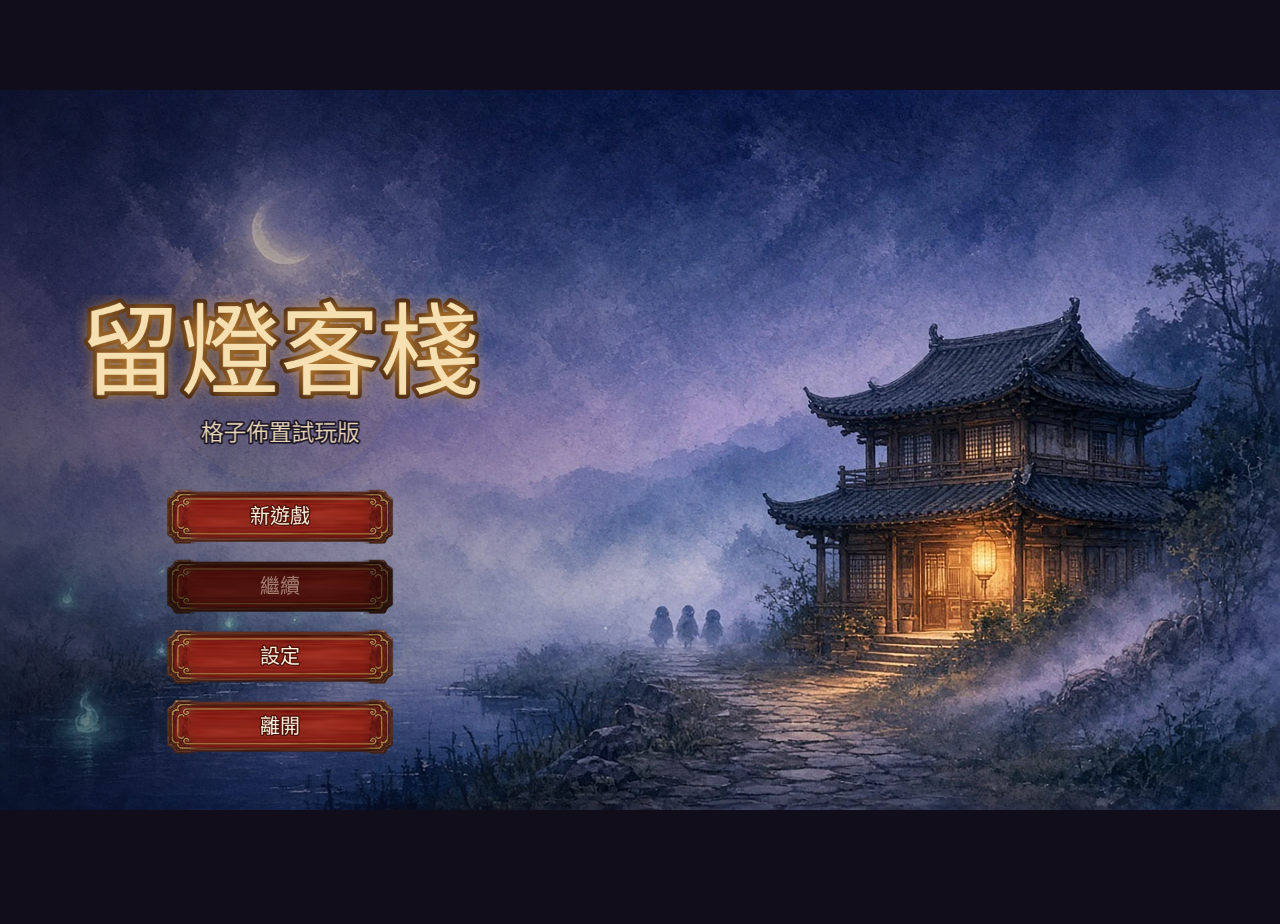
<file: index.html>
<!doctype html>
<html lang="zh-Hant">
<head>
  <meta charset="UTF-8" />
  <meta name="viewport" content="width=device-width, initial-scale=1.0" />
  <link rel="icon" href="data:," />
  <title>留燈客棧 · 第一夜原型</title>
  <style>@font-face{font-family:LiudengTC;src:url(./fonts/liudeng-tc.woff2)format("woff2");font-display:block}html,body{background:#120d1a;height:100%;margin:0;overflow:hidden}#game{width:100vw;height:100vh}</style>
  <script type="module" crossorigin src="./assets/index-DMgWlWou.js"></script>
</head>
<body>
  <div id="game"></div>
  <div style="position:absolute;opacity:0;font-family:LiudengTC">留燈</div>
</body>
</html>
</file>
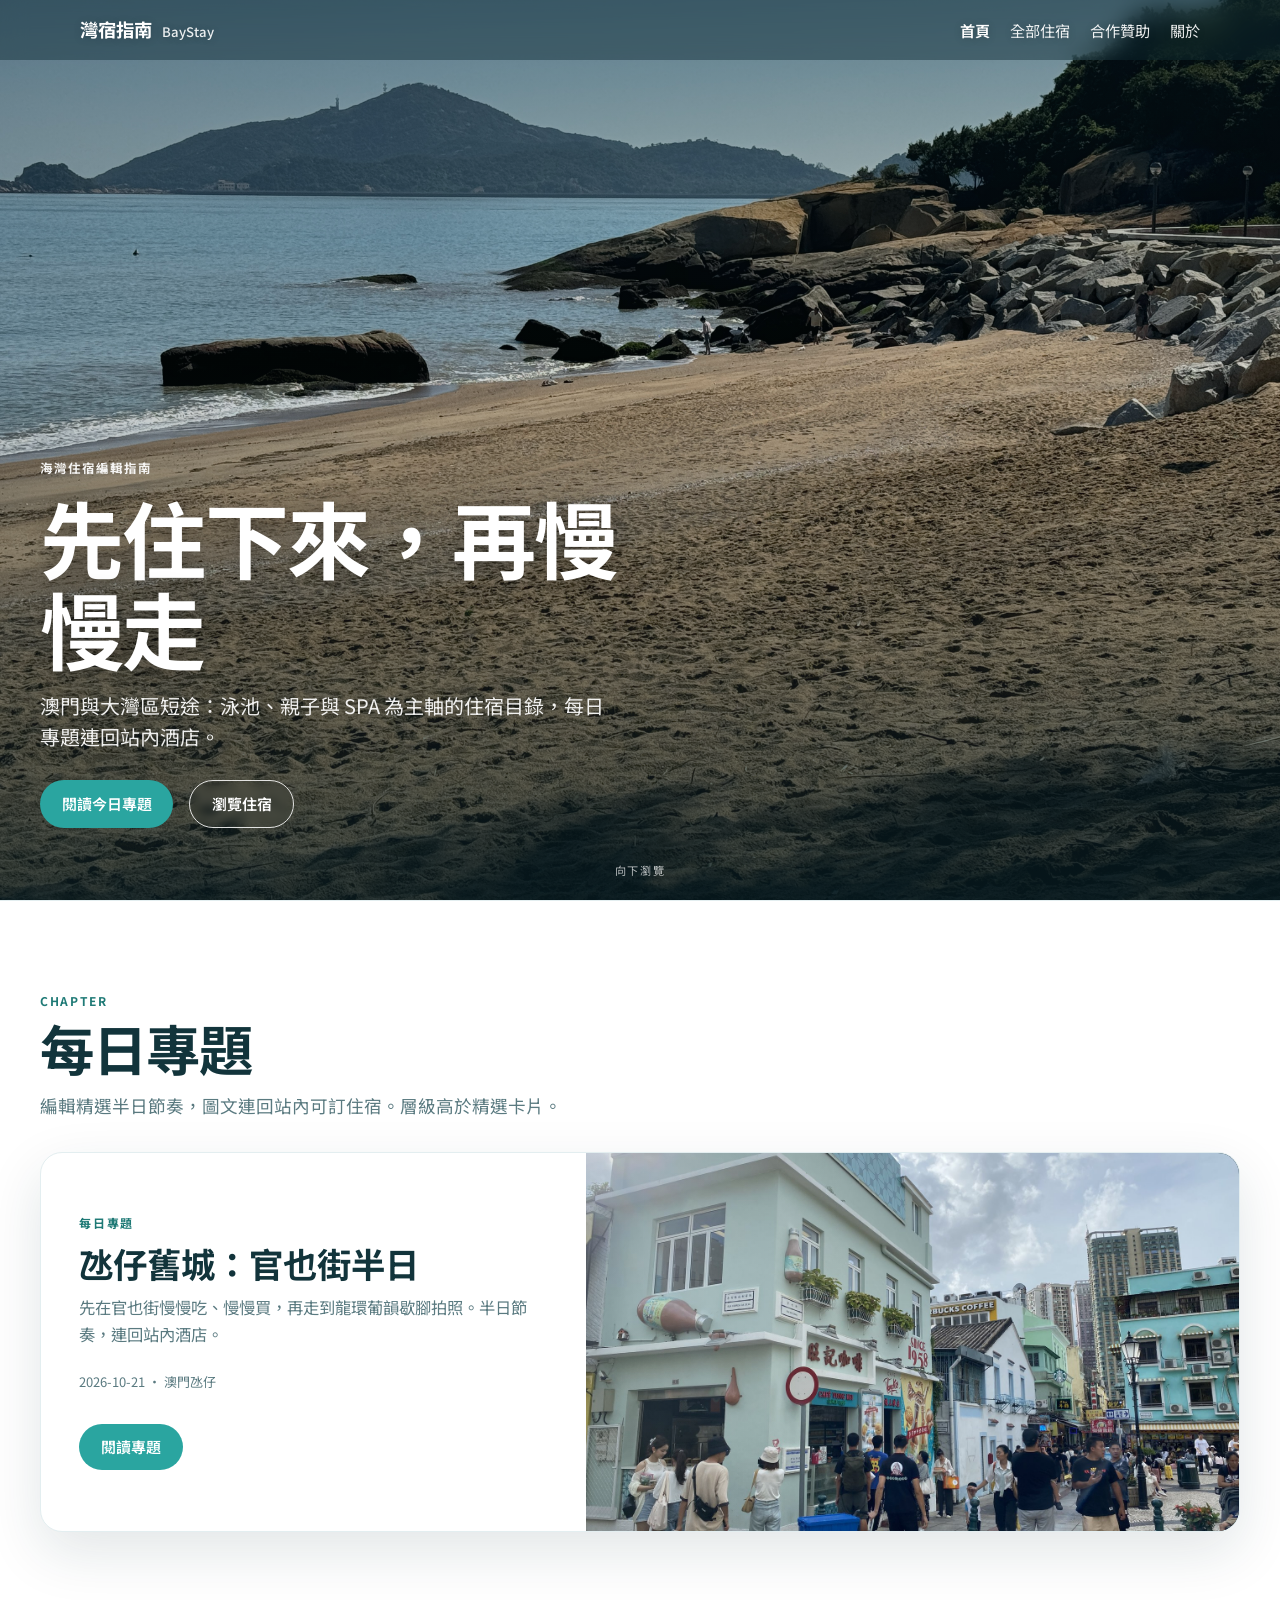
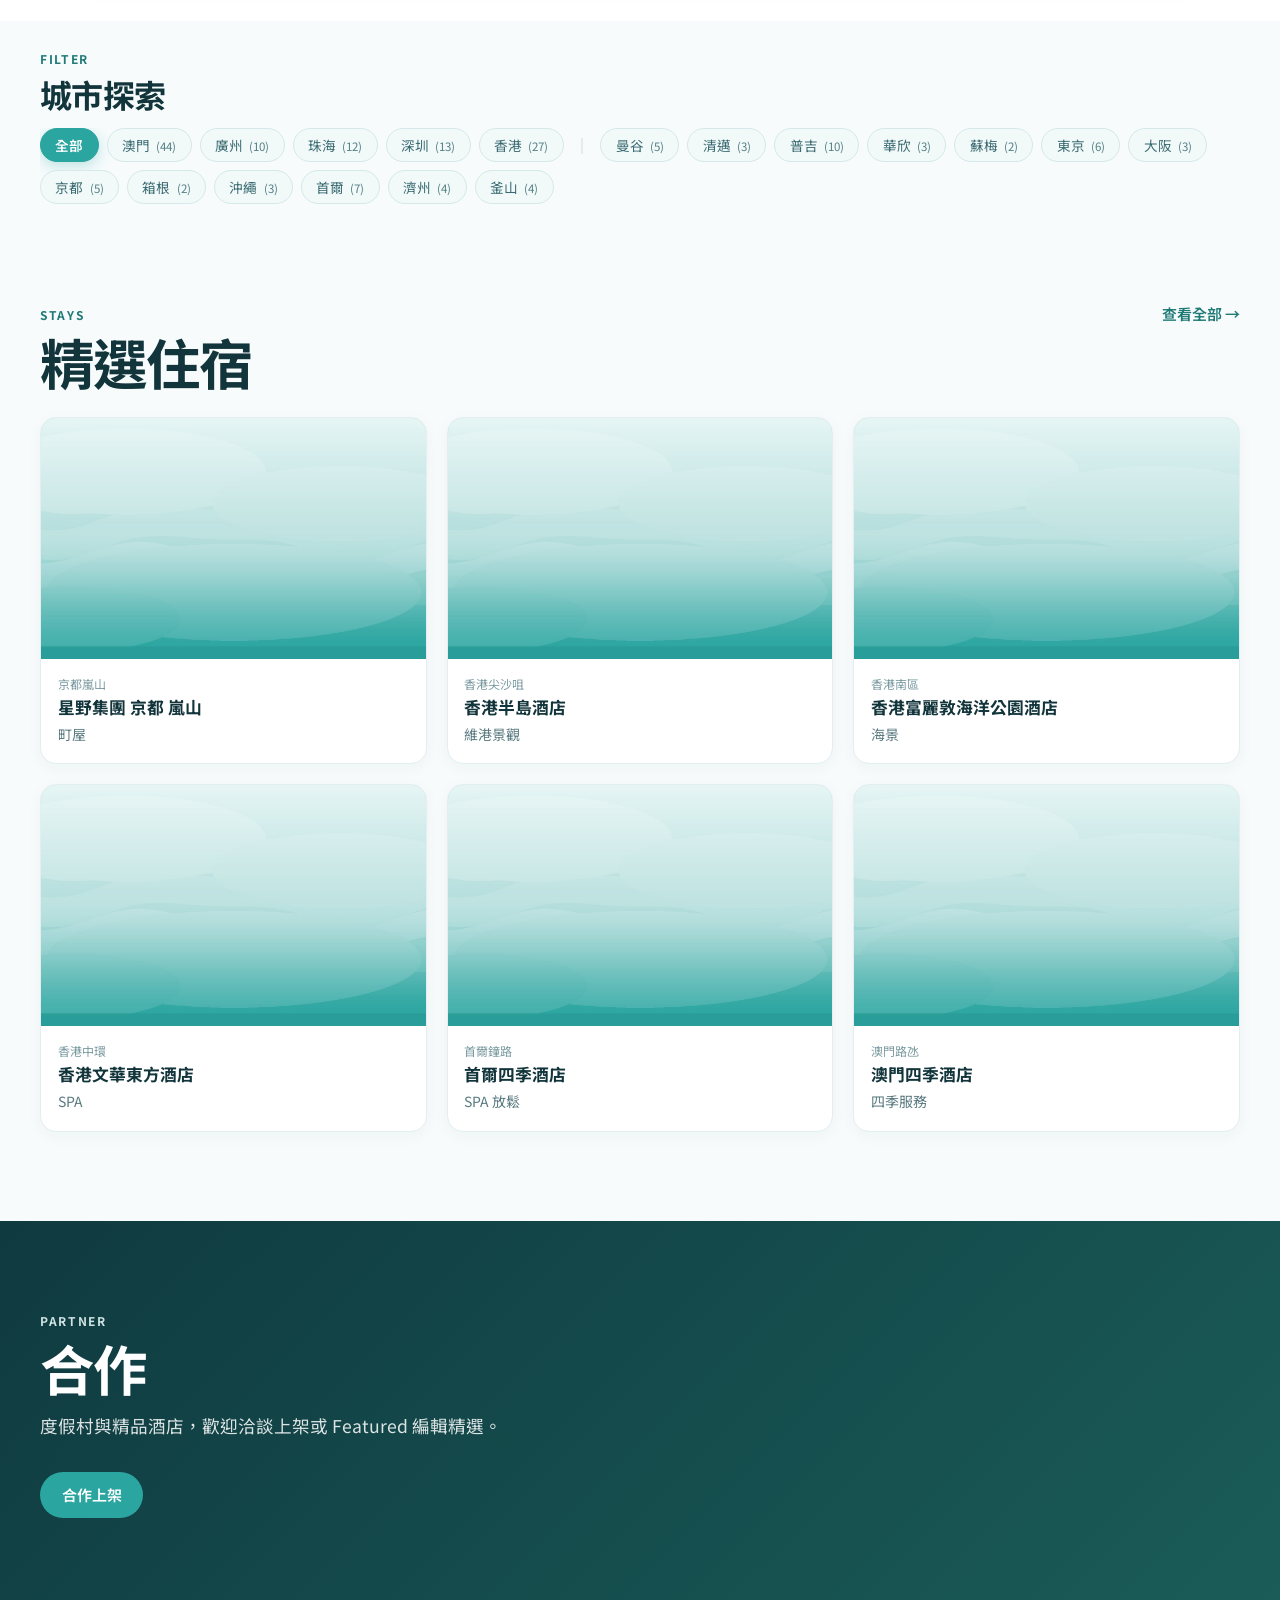
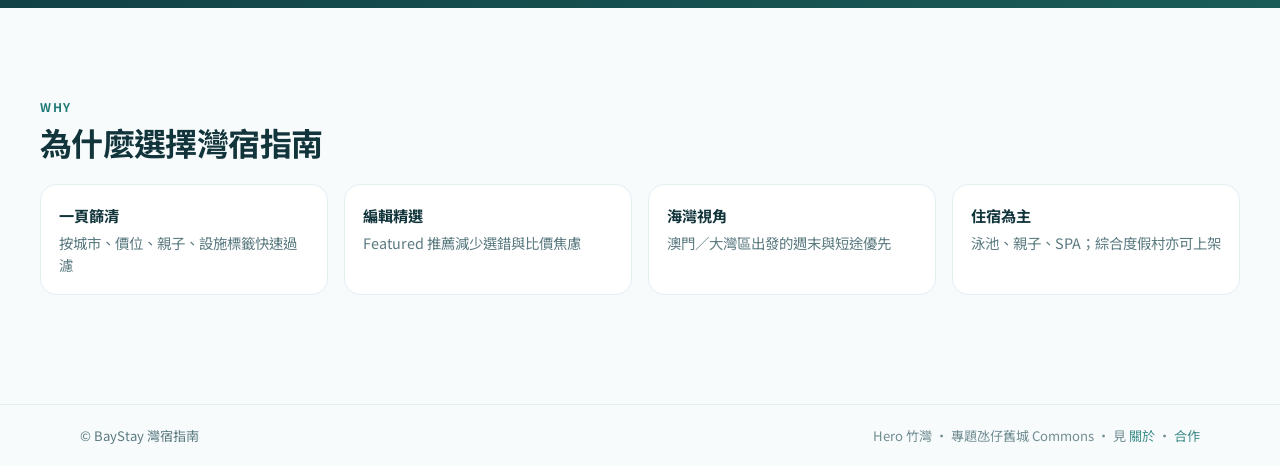
<file: baystay/index.html>
<!DOCTYPE html>
<html lang="zh-Hant">
<head>
  <meta charset="utf-8" />
  <meta name="viewport" content="width=device-width, initial-scale=1" />
  <title>灣宿指南 BayStay｜從海灣出發，住進亞洲的清涼</title>
  <meta name="description" content="大灣區與亞洲熱門度假村／酒店目錄。聚焦泳池、親子、SPA 與放鬆。每日專題連回站內住宿。" />
  <link rel="stylesheet" href="assets/style.css?v=20261021b" />
</head>
<body>
  <!-- LN editorial v1 · design/ln-editorial-v1 · Soft PASS stack 0.92/0.93/0.94 · no preview banner -->

  <header class="site-header site-header--hero">
    <div class="wrap inner">
      <a class="logo" href="index.html">灣宿指南 <span>BayStay</span></a>
      <nav class="nav" aria-label="主導航">
        <a class="active" href="index.html">首頁</a>
        <a href="listings.html">全部住宿</a>
        <a href="partner.html">合作贊助</a>
        <a href="about.html">關於</a>
      </nav>
    </div>
  </header>

  <main>
    <!-- 1. Full-bleed Hero · 竹灣 hero-home.jpg -->
    <section class="ln-hero" aria-label="首頁 Hero">
      <div class="inner">
        <p class="eyebrow">海灣住宿編輯指南</p>
        <h1>先住下來，再慢慢走</h1>
        <p class="sub">澳門與大灣區短途：泳池、親子與 SPA 為主軸的住宿目錄，每日專題連回站內酒店。</p>
        <div class="ctas">
          <a class="btn-primary" href="#daily-topic">閱讀今日專題</a>
          <a class="btn-ghost-light" href="listings.html">瀏覽住宿</a>
        </div>
      </div>
      <span class="scroll-hint" aria-hidden="true">向下瀏覽</span>
    </section>

    <!-- 2. 每日專題 — larger than Featured · taipa village / Rua do Cunha -->
    <section class="ln-chapter chapter-topic motion-reveal" id="daily-topic" aria-label="每日專題">
      <div class="wrap-ln">
        <p class="chapter-kicker">CHAPTER</p>
        <h2 class="chapter-title">每日專題</h2>
        <p class="chapter-lead">編輯精選半日節奏，圖文連回站內可訂住宿。層級高於精選卡片。</p>
        <a class="topic-stage" href="features/2026-10-21-taipa-village-halfday.html">
          <div class="copy">
            <p class="eyebrow">每日專題</p>
            <h3>氹仔舊城：官也街半日</h3>
            <p class="lead">先在官也街慢慢吃、慢慢買，再走到龍環葡韻歇腳拍照。半日節奏，連回站內酒店。</p>
            <p class="meta">2026-10-21 · 澳門氹仔</p>
            <div class="cta-row"><span class="btn-primary" style="pointer-events:none">閱讀專題</span></div>
          </div>
          <div class="media" role="img" aria-label="專題封面 · 官也街／氹仔舊城 16:9" style="background-image:url('assets/features/taipa-village-16x9.jpg')"></div>
        </a>
      </div>
    </section>

    <!-- 3. City chips — secondary -->
    <section class="ln-chapter chapter-cities motion-reveal" aria-label="城市探索">
      <div class="wrap-ln">
        <p class="chapter-kicker">FILTER</p>
        <h2 class="chapter-title" style="font-size:clamp(1.5rem,3vw,2rem);margin-bottom:1rem">城市探索</h2>
        <div id="city-chips" class="chips chip-row" aria-label="城市篩選"></div>
      </div>
    </section>

    <!-- 4. 精選住宿 -->
    <section class="ln-chapter chapter-featured motion-reveal" aria-label="精選住宿">
      <div class="wrap-ln">
        <div class="section-head-row">
          <div>
            <p class="chapter-kicker">STAYS</p>
            <h2 class="chapter-title" style="margin-bottom:0">精選住宿</h2>
          </div>
          <a href="listings.html">查看全部 →</a>
        </div>
        <div id="featured" class="feat-grid"><p class="empty">載入中…</p></div>
      </div>
    </section>

    <!-- 5. 合作 -->
    <section class="ln-chapter chapter-partner motion-reveal" aria-label="合作">
      <div class="wrap-ln">
        <p class="chapter-kicker">PARTNER</p>
        <h2 class="chapter-title">合作</h2>
        <p class="chapter-lead">度假村與精品酒店，歡迎洽談上架或 Featured 編輯精選。</p>
        <a class="btn-primary" href="partner.html">合作上架</a>
      </div>
    </section>

    <!-- 6. Value -->
    <section class="ln-chapter chapter-value motion-reveal" aria-label="為什麼選擇灣宿指南">
      <div class="wrap-ln">
        <p class="chapter-kicker">WHY</p>
        <h2 class="chapter-title" style="font-size:clamp(1.5rem,3vw,2rem)">為什麼選擇灣宿指南</h2>
        <div class="value-grid">
          <div class="value-item"><strong>一頁篩清</strong>按城市、價位、親子、設施標籤快速過濾</div>
          <div class="value-item"><strong>編輯精選</strong>Featured 推薦減少選錯與比價焦慮</div>
          <div class="value-item"><strong>海灣視角</strong>澳門／大灣區出發的週末與短途優先</div>
          <div class="value-item"><strong>住宿為主</strong>泳池、親子、SPA；綜合度假村亦可上架</div>
        </div>
      </div>
    </section>
  </main>

  <footer class="site-footer">
    <div class="wrap inner">
      <span>© BayStay 灣宿指南</span>
      <span class="credit">Hero 竹灣 · 專題氹仔舊城 Commons · 見 <a href="about.html">關於</a> · <a href="partner.html">合作</a></span>
    </div>
  </footer>

  <script src="assets/common.js?v=20261021b"></script>
  <script>
    if (typeof initMotionReveal === "function") initMotionReveal();

    let allFeatured = [];
    let cityKey = "";

    function renderFeatured() {
      let rows = allFeatured.slice();
      if (cityKey) rows = rows.filter((l) => matchesCityChip(l, cityKey));
      const el = document.getElementById("featured");
      if (!rows.length) {
        el.innerHTML = cityKey === "guangzhou"
          ? '<p class="empty">廣州尚無上架住宿，敬請期待</p>'
          : '<p class="empty">此城市暫無精選，試試「全部」或<a href="listings.html">瀏覽全部住宿</a></p>';
        return;
      }
      const htmlFn = typeof featCardHTML === "function" ? featCardHTML : cardHTML;
      el.innerHTML = rows.slice(0, 6).map(htmlFn).join("");
      if (typeof hydrateCardImages === "function") hydrateCardImages(el);
      // Cards stay visible; chapter .motion-reveal covers section — no re-play on chip filter
    }

    function paintChips(counts) {
      renderCityChips(document.getElementById("city-chips"), {
        active: cityKey,
        counts: counts,
        showCounts: true,
        onSelect: function (k) {
          cityKey = k;
          paintChips(counts);
          renderFeatured();
        },
      });
    }

    loadListings()
      .then(function (data) {
        var listings = data.listings;
        allFeatured = listings
          .filter(function (l) { return l.featured; })
          .sort(function (a, b) { return (b.editor_score || 0) - (a.editor_score || 0); });
        var counts = (typeof countByCityKey === "function" ? countByCityKey : window.countByCityKey)(listings);
        paintChips(counts);
        renderFeatured();
      })
      .catch(function (e) {
        document.getElementById("featured").innerHTML =
          '<p class="error">' + escapeHtml(e.message) + "</p>";
      });
  </script>
</body>
</html>
</file>
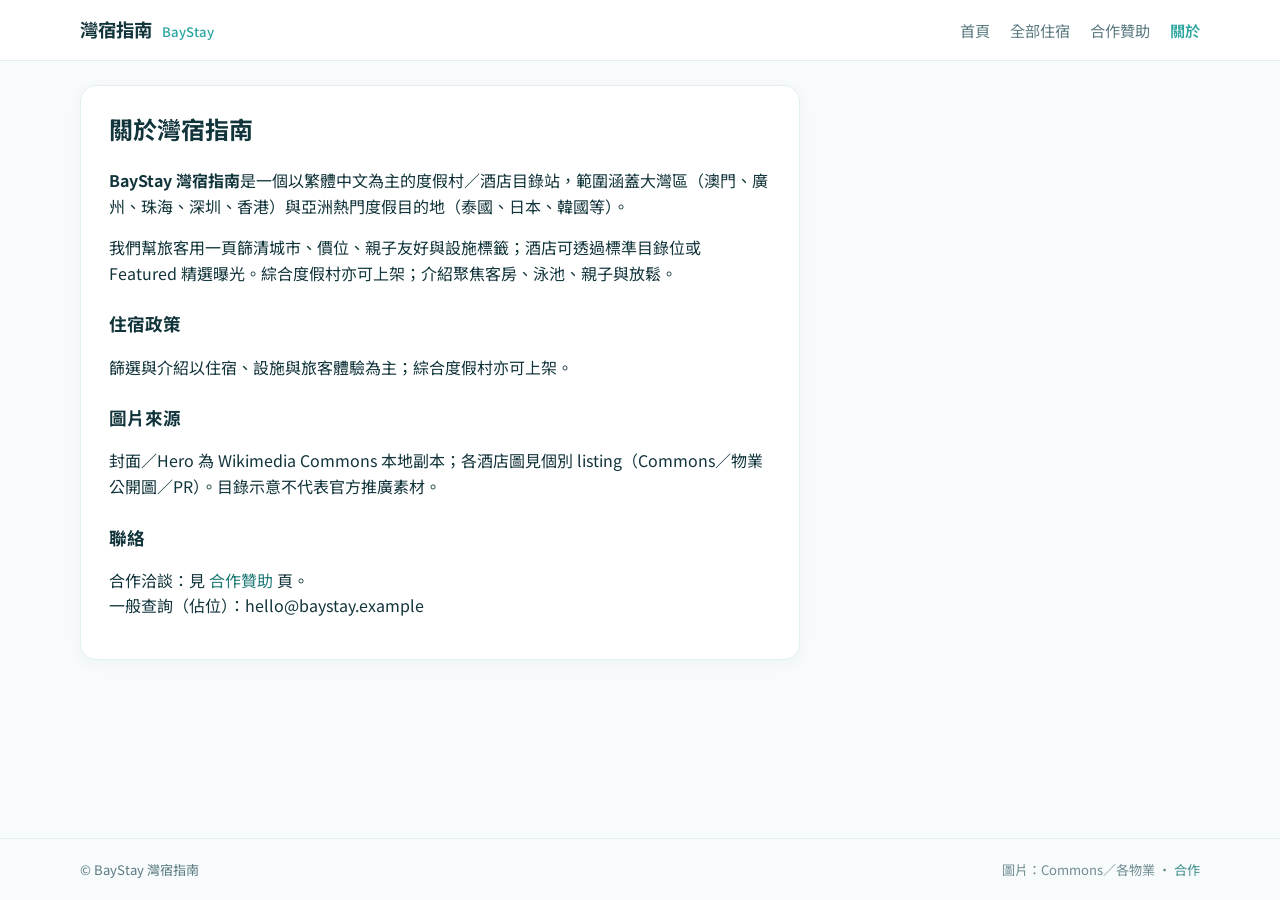
<file: baystay/about.html>
<!DOCTYPE html>
<html lang="zh-Hant">
<head>
  <meta charset="utf-8" />
  <meta name="viewport" content="width=device-width, initial-scale=1" />
  <title>關於｜灣宿指南 BayStay</title>
  <link rel="stylesheet" href="assets/style.css?v=20261021b" />
</head>
<body>
  <header class="site-header">
    <div class="wrap inner">
      <a class="logo" href="index.html">灣宿指南 <span>BayStay</span></a>
      <nav class="nav">
        <a href="index.html">首頁</a>
        <a href="listings.html">全部住宿</a>
        <a href="partner.html">合作贊助</a>
        <a class="active" href="about.html">關於</a>
      </nav>
    </div>
  </header>

  <main class="section wrap">
    <article class="prose">
      <h1>關於灣宿指南</h1>
      <p><strong>BayStay 灣宿指南</strong>是一個以繁體中文為主的度假村／酒店目錄站，範圍涵蓋大灣區（澳門、廣州、珠海、深圳、香港）與亞洲熱門度假目的地（泰國、日本、韓國等）。</p>
      <p>我們幫旅客用一頁篩清城市、價位、親子友好與設施標籤；酒店可透過標準目錄位或 Featured 精選曝光。綜合度假村亦可上架；介紹聚焦客房、泳池、親子與放鬆。</p>

      <h2>住宿政策</h2>
      <p>篩選與介紹以住宿、設施與旅客體驗為主；綜合度假村亦可上架。</p>

      <h2>圖片來源</h2>
      <p>封面／Hero 為 Wikimedia Commons 本地副本；各酒店圖見個別 listing（Commons／物業公開圖／PR）。目錄示意不代表官方推廣素材。</p>

      <h2>聯絡</h2>
      <p>合作洽談：見 <a href="partner.html">合作贊助</a> 頁。<br />
      一般查詢（佔位）：hello@baystay.example</p>
    </article>
  </main>

  <footer class="site-footer">
    <div class="wrap inner">
      <span>© BayStay 灣宿指南</span>
      <span class="credit">圖片：Commons／各物業 · <a href="partner.html">合作</a></span>
    </div>
  </footer>
</body>
</html>
</file>
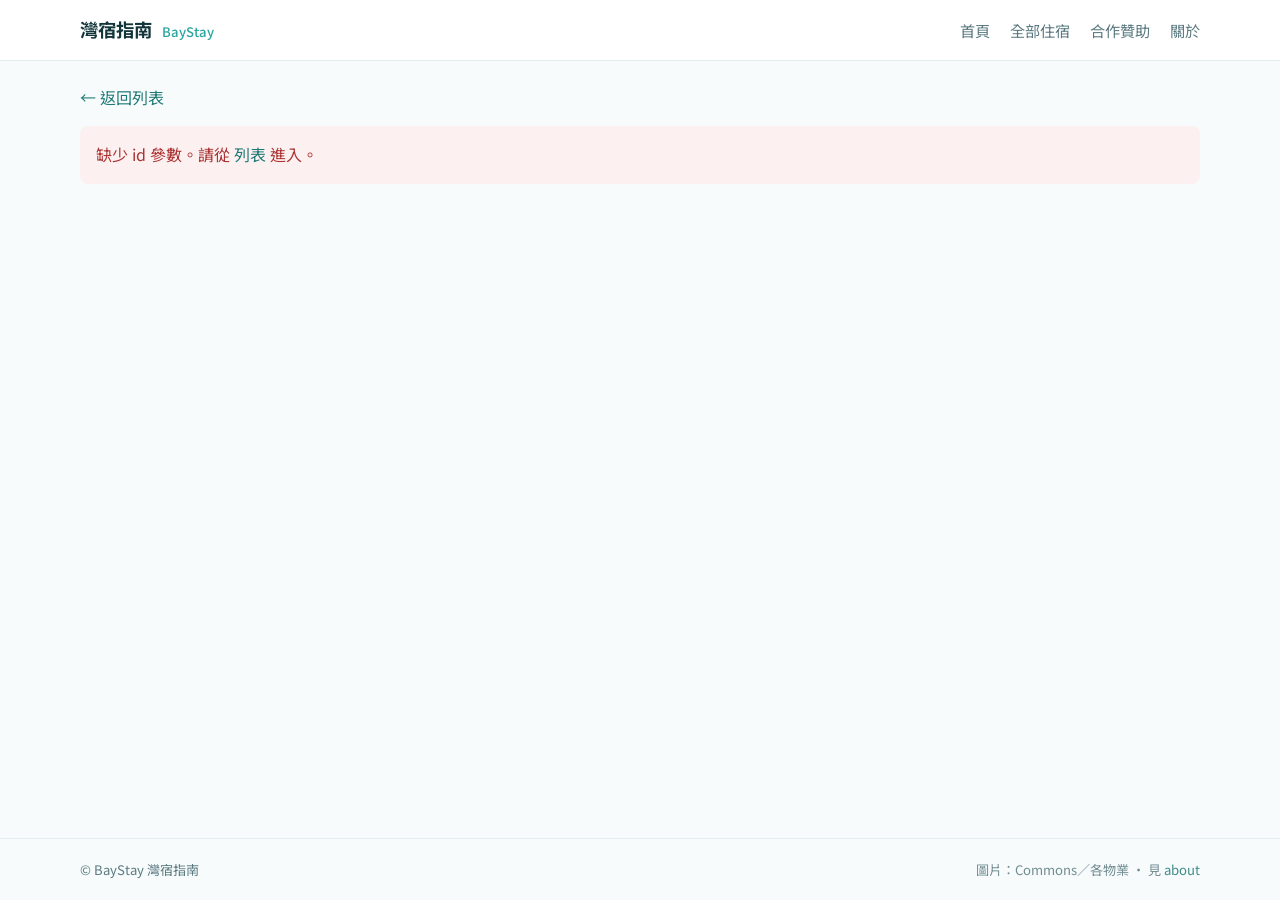
<file: baystay/listing.html>
<!DOCTYPE html>
<html lang="zh-Hant">
<head>
  <meta charset="utf-8" />
  <meta name="viewport" content="width=device-width, initial-scale=1" />
  <title>住宿詳情｜灣宿指南 BayStay</title>
  <link rel="stylesheet" href="assets/style.css?v=20261021b" />
</head>
<body>
  <header class="site-header">
    <div class="wrap inner">
      <a class="logo" href="index.html">灣宿指南 <span>BayStay</span></a>
      <nav class="nav">
        <a href="index.html">首頁</a>
        <a href="listings.html">全部住宿</a>
        <a href="partner.html">合作贊助</a>
        <a href="about.html">關於</a>
      </nav>
    </div>
  </header>

  <main class="section wrap">
    <p style="margin-top:0"><a href="listings.html">← 返回列表</a></p>
    <div id="detail"><p class="empty">載入中…</p></div>
  </main>

  <footer class="site-footer">
    <div class="wrap inner">
      <span>© BayStay 灣宿指南</span>
      <span class="credit">圖片：Commons／各物業 · 見 <a href="about.html">about</a></span>
    </div>
  </footer>

  <script src="assets/common.js?v=20261021b"></script>
  <script>
    const id = qs("id");
    if (!id) {
      document.getElementById("detail").innerHTML =
        '<p class="error">缺少 id 參數。請從 <a href="listings.html">列表</a> 進入。</p>';
    } else {
      loadListings()
        .then(({ listings }) => {
          const l = listings.find((x) => x.id === id);
          if (!l) {
            document.getElementById("detail").innerHTML =
              '<p class="error">找不到此住宿。請返回 <a href="listings.html">列表</a>。</p>';
            return;
          }
          document.title = `${l.name_zh}｜灣宿指南`;
          const tags = (l.tags || []).map((t) => `<span class="badge">${escapeHtml(t)}</span>`).join("");
          const occasions = (l.occasion || []).map(escapeHtml).join("、");
          const img = listingImage(l);
          const highlights = (l.highlights || []).filter(Boolean).slice(0, 3);
          const foods = nearbyFoodItems(l);
          const foodHtml = foods.length
            ? `<p class="detail-food"><strong>附近推薦美食</strong> ${foods.map(escapeHtml).join(" · ")}</p>`
            : "";
          const highlightsHtml = highlights.length
            ? `<ul class="highlights">${highlights.map((h) => `<li>${escapeHtml(h)}</li>`).join("")}</ul>`
            : "";
          document.getElementById("detail").innerHTML = `
            <article class="detail">
              <div class="detail-hero" style="background-image:url('${escapeHtml(img)}')" role="img" aria-label="${escapeHtml(l.name_zh)}"></div>
              <div class="detail-body">
                <div class="badge-row">
                  ${l.featured ? '<span class="badge featured">精選</span>' : ""}
                  <span class="badge tier">${priceLabel(l.price_tier)}</span>
                  ${l.family_friendly ? '<span class="badge">親子友好</span>' : ""}
                  
                </div>
                <h1>${escapeHtml(l.name_zh)}</h1>
                <div class="en">${escapeHtml(l.name_en || "")}</div>
                <p>${escapeHtml(l.one_liner_zh || "")}</p>
                <p class="en">${escapeHtml(l.one_liner_en || "")}</p>
                ${highlightsHtml}
                ${foodHtml}
                <dl>
                  <dt>地區</dt><dd>${REGION_LABELS[l.region] || l.region} · ${escapeHtml(l.city)}（${COUNTRY_LABELS[l.country] || l.country}）</dd>
                  <dt>編輯評分</dt><dd>${stars(l.editor_score)} ${l.editor_score}/5</dd>
                  <dt>場合</dt><dd>${occasions || "—"}</dd>
                  <dt>標籤</dt><dd><div class="badge-row">${tags}</div></dd>
                </dl>
                <div class="booking-cta-stack">
                  <a class="btn btn-primary" href="${escapeHtml(featuredBookingUrl(l) || l.booking_url || '')}" rel="noopener noreferrer" target="_blank">查房價／預訂（外部連結）</a>
                  ${l.booking_url_fallback && String(l.booking_url_fallback).trim()
                    ? `<a class="booking-fallback-link" href="${escapeHtml(String(l.booking_url_fallback).trim())}" rel="noopener noreferrer" target="_blank">備用訂房</a>`
                    : ""}
                </div>
              </div>
            </article>`;
        })
        .catch((e) => {
          document.getElementById("detail").innerHTML =
            `<p class="error">${escapeHtml(e.message)}</p>`;
        });
    }
  </script>
</body>
</html>
</file>
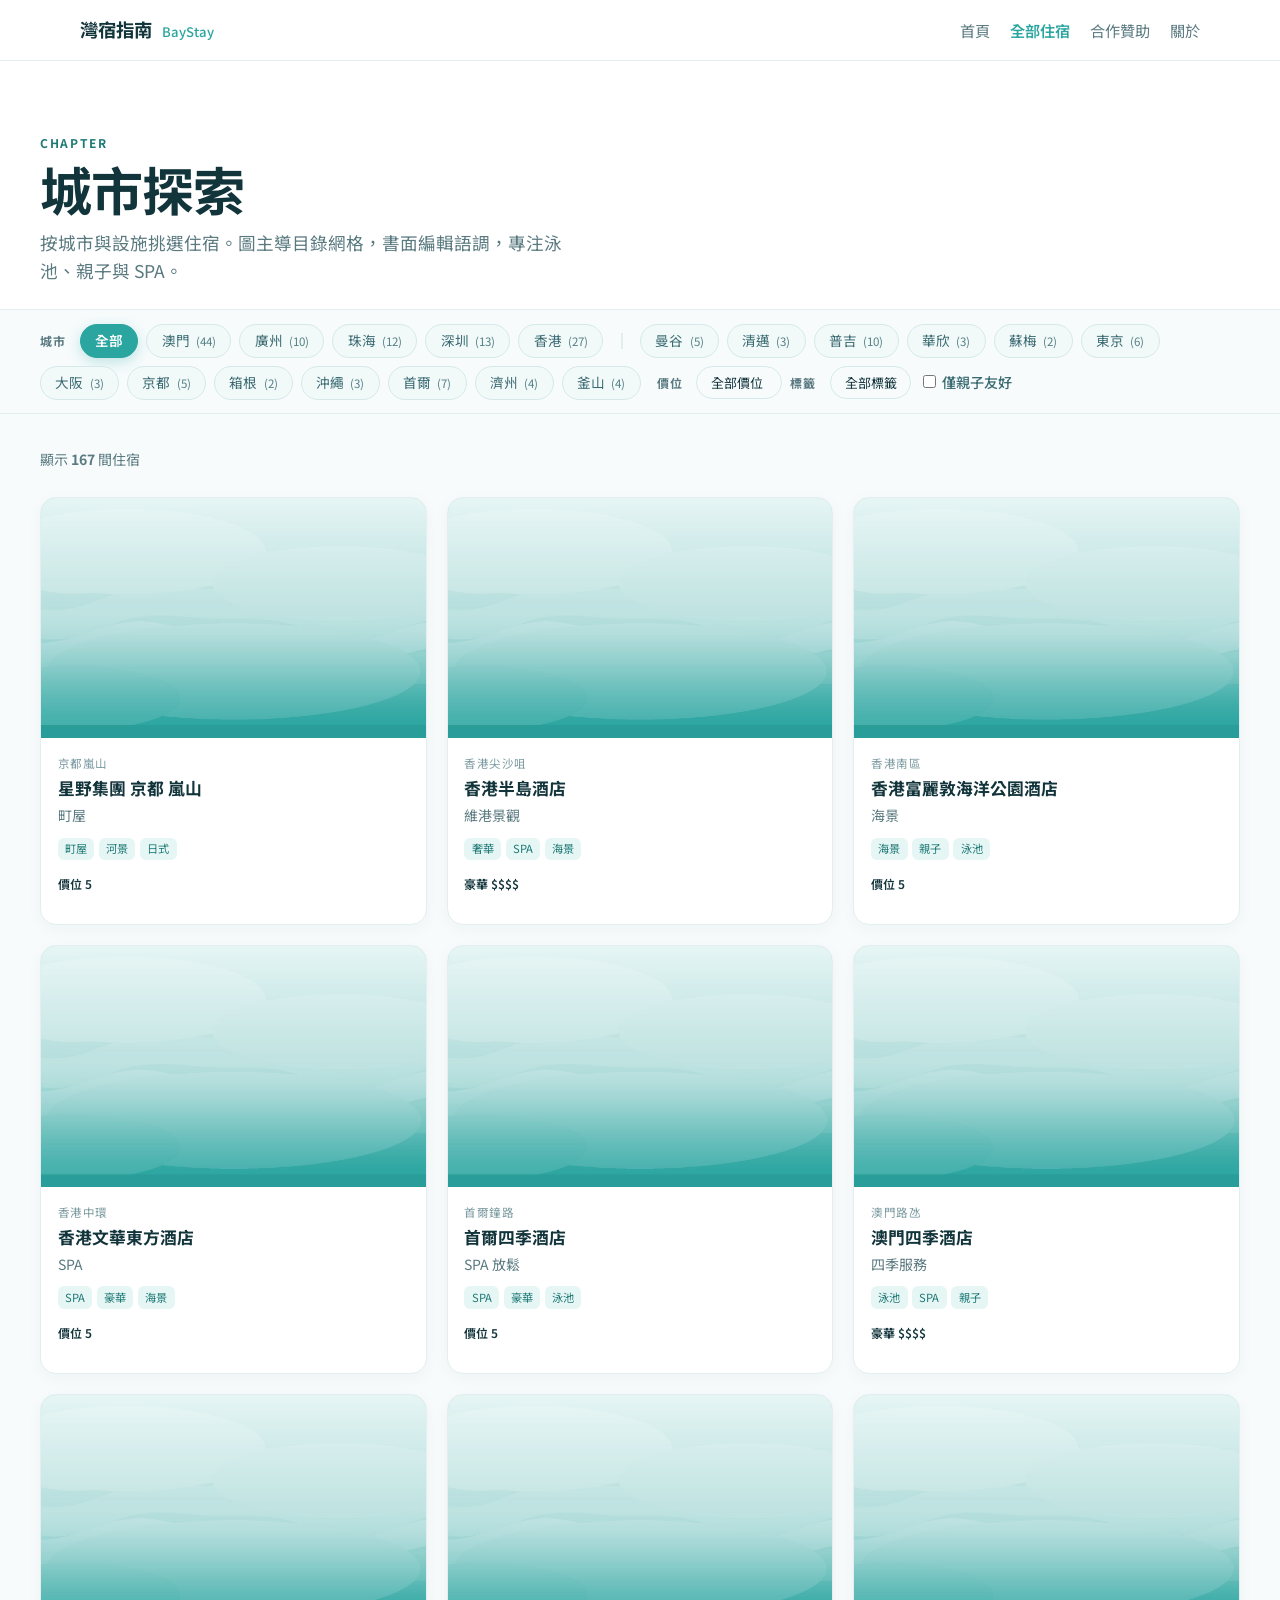
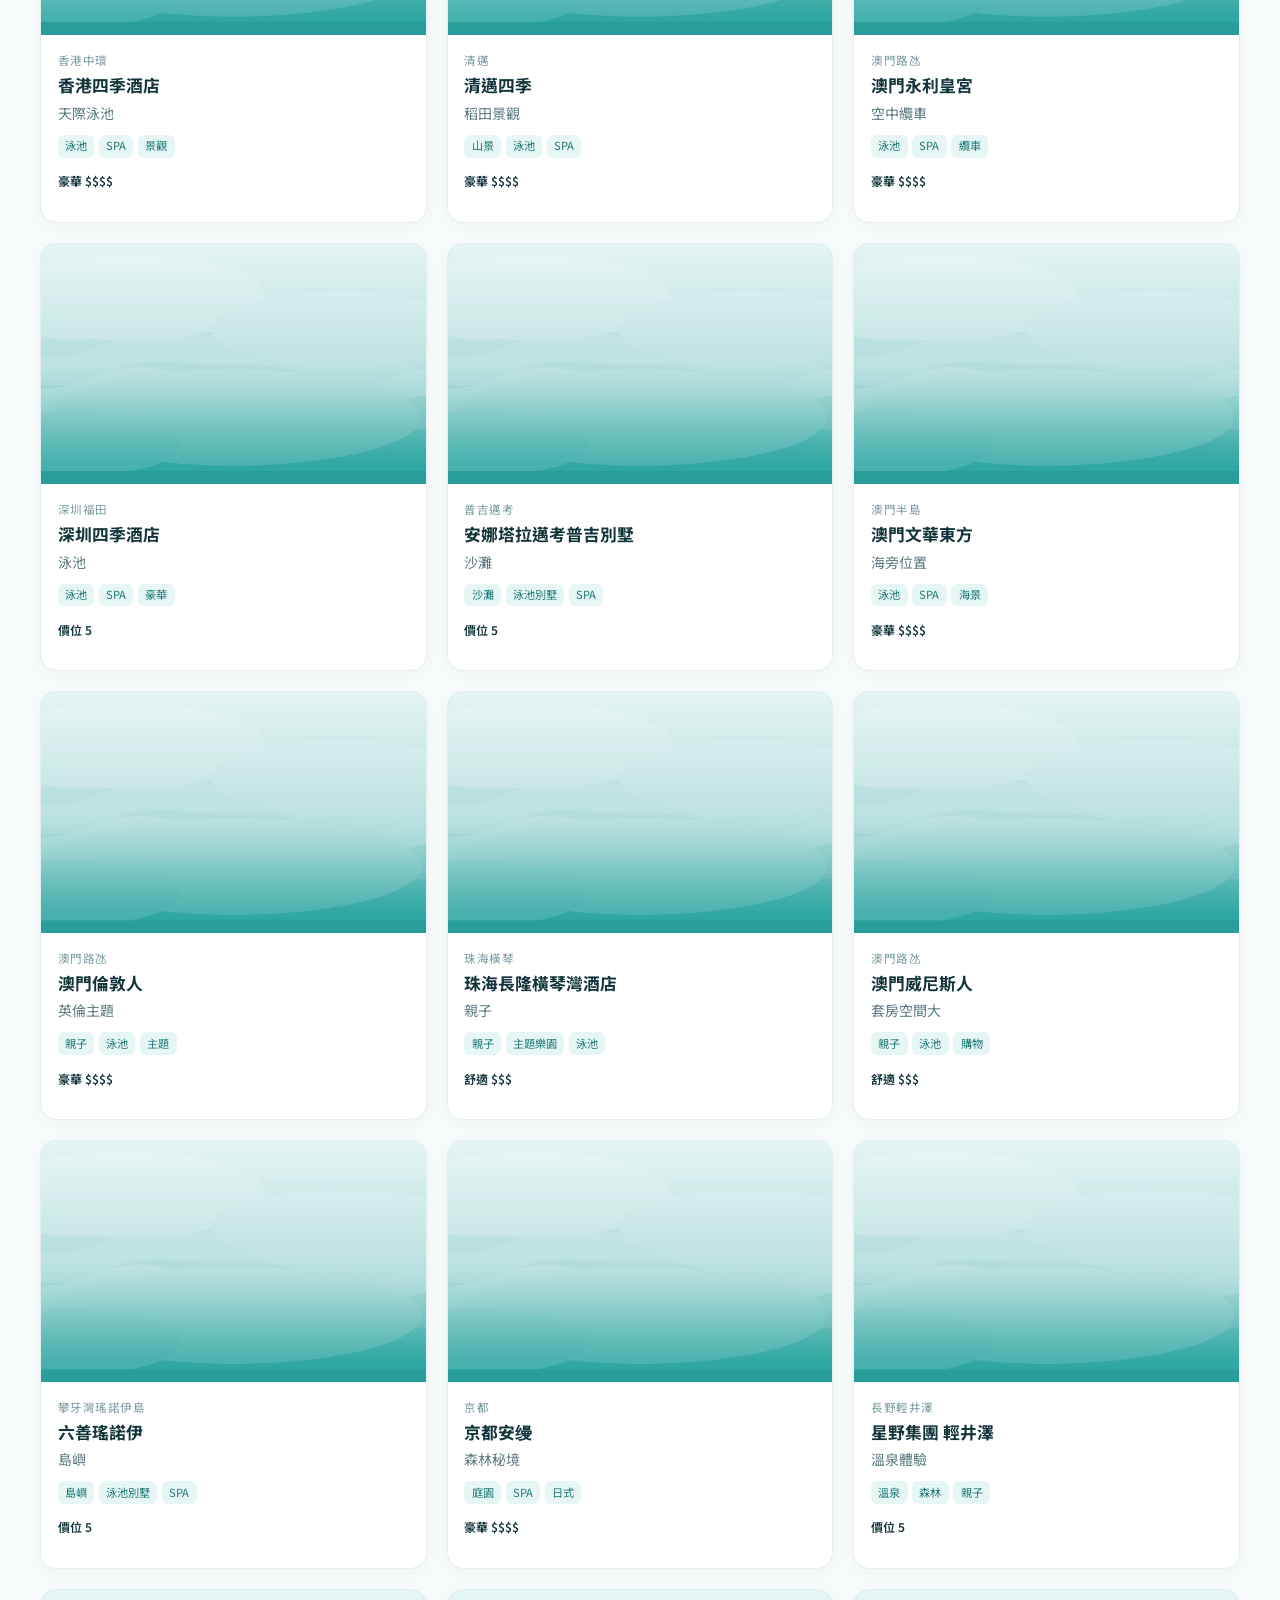
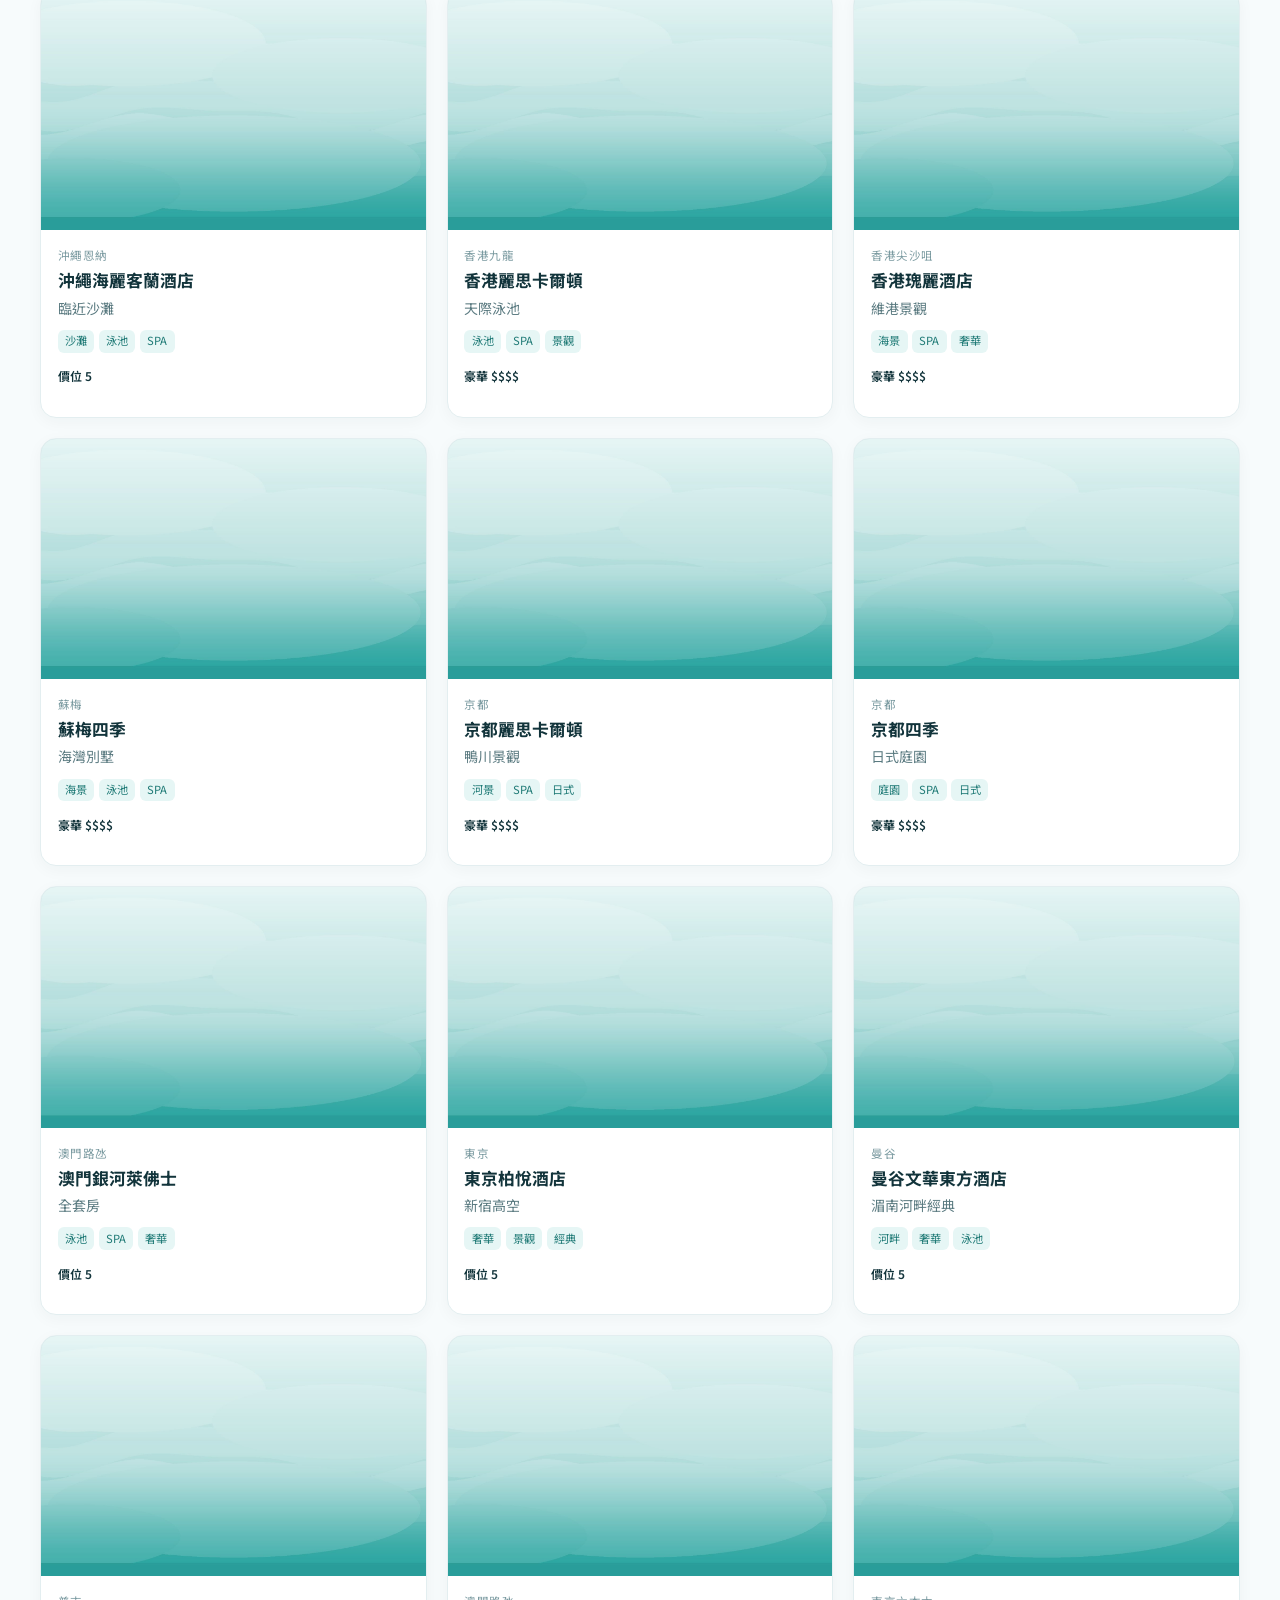
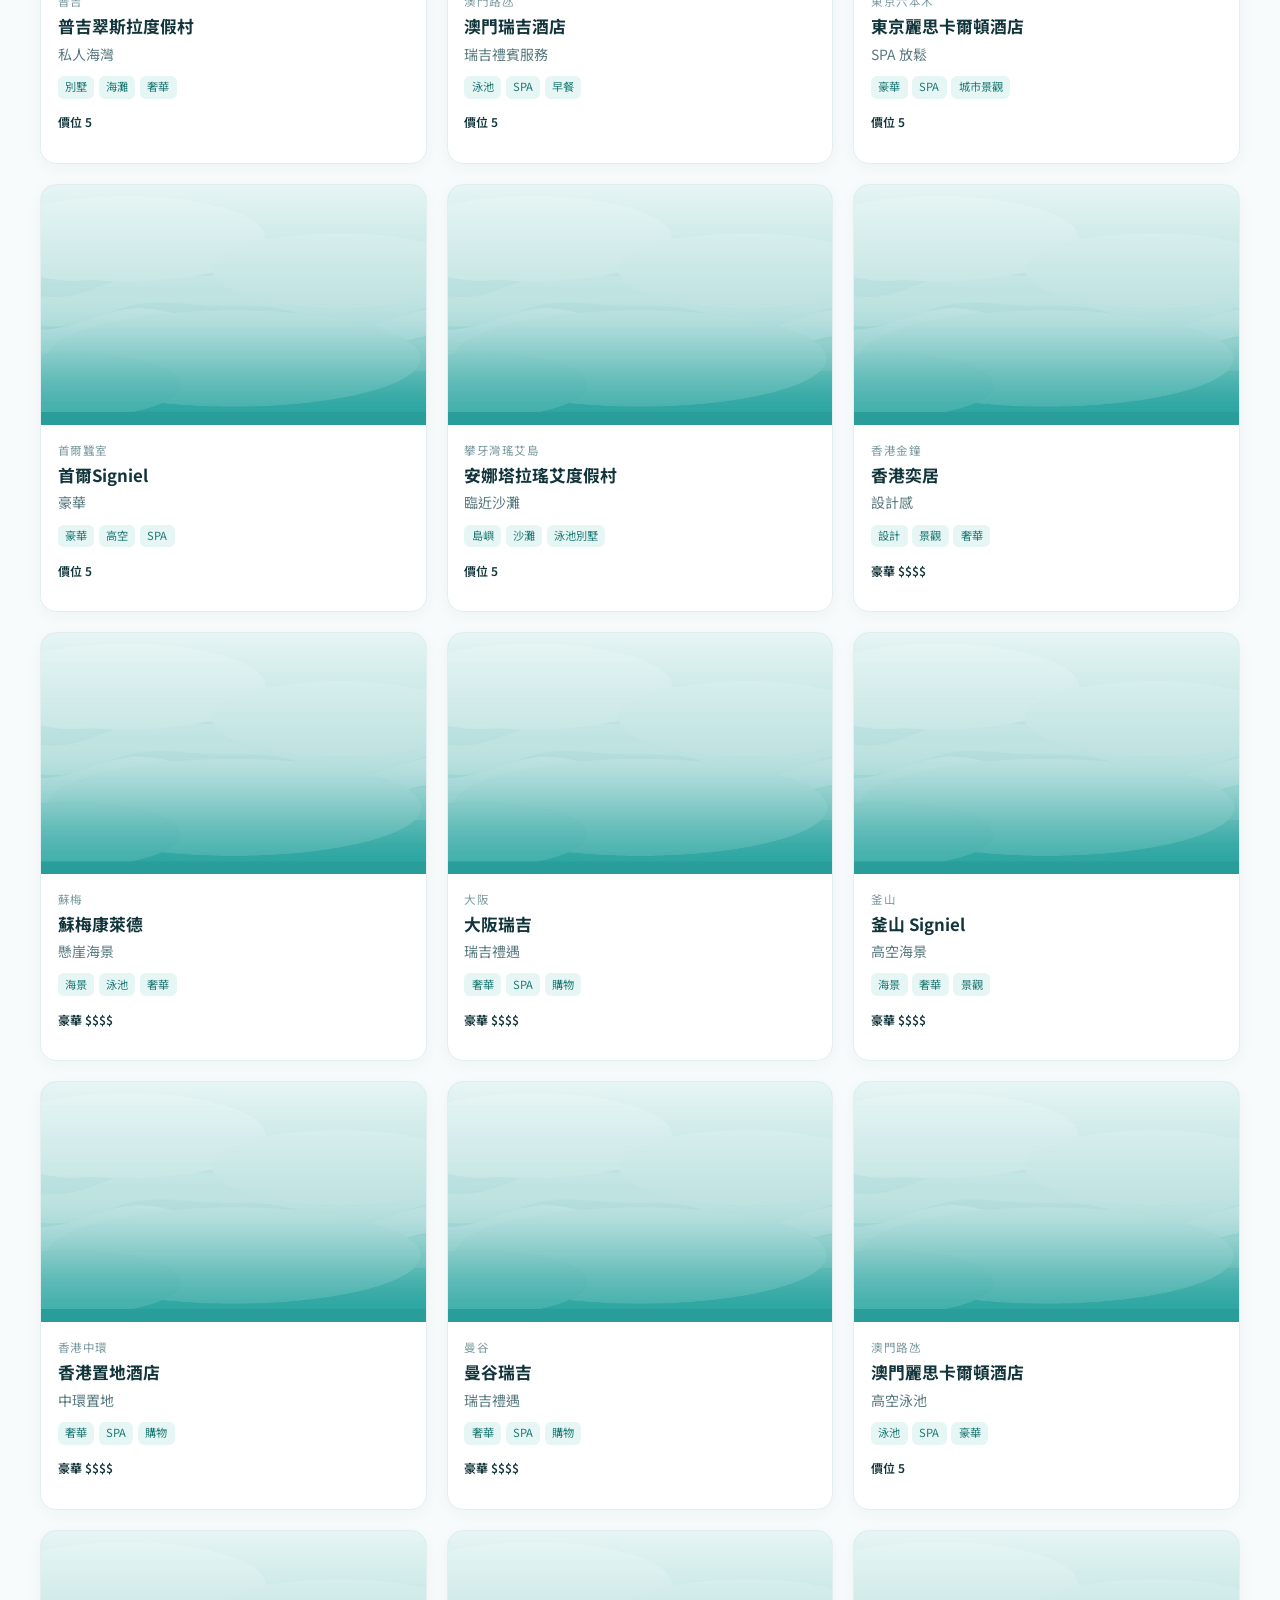
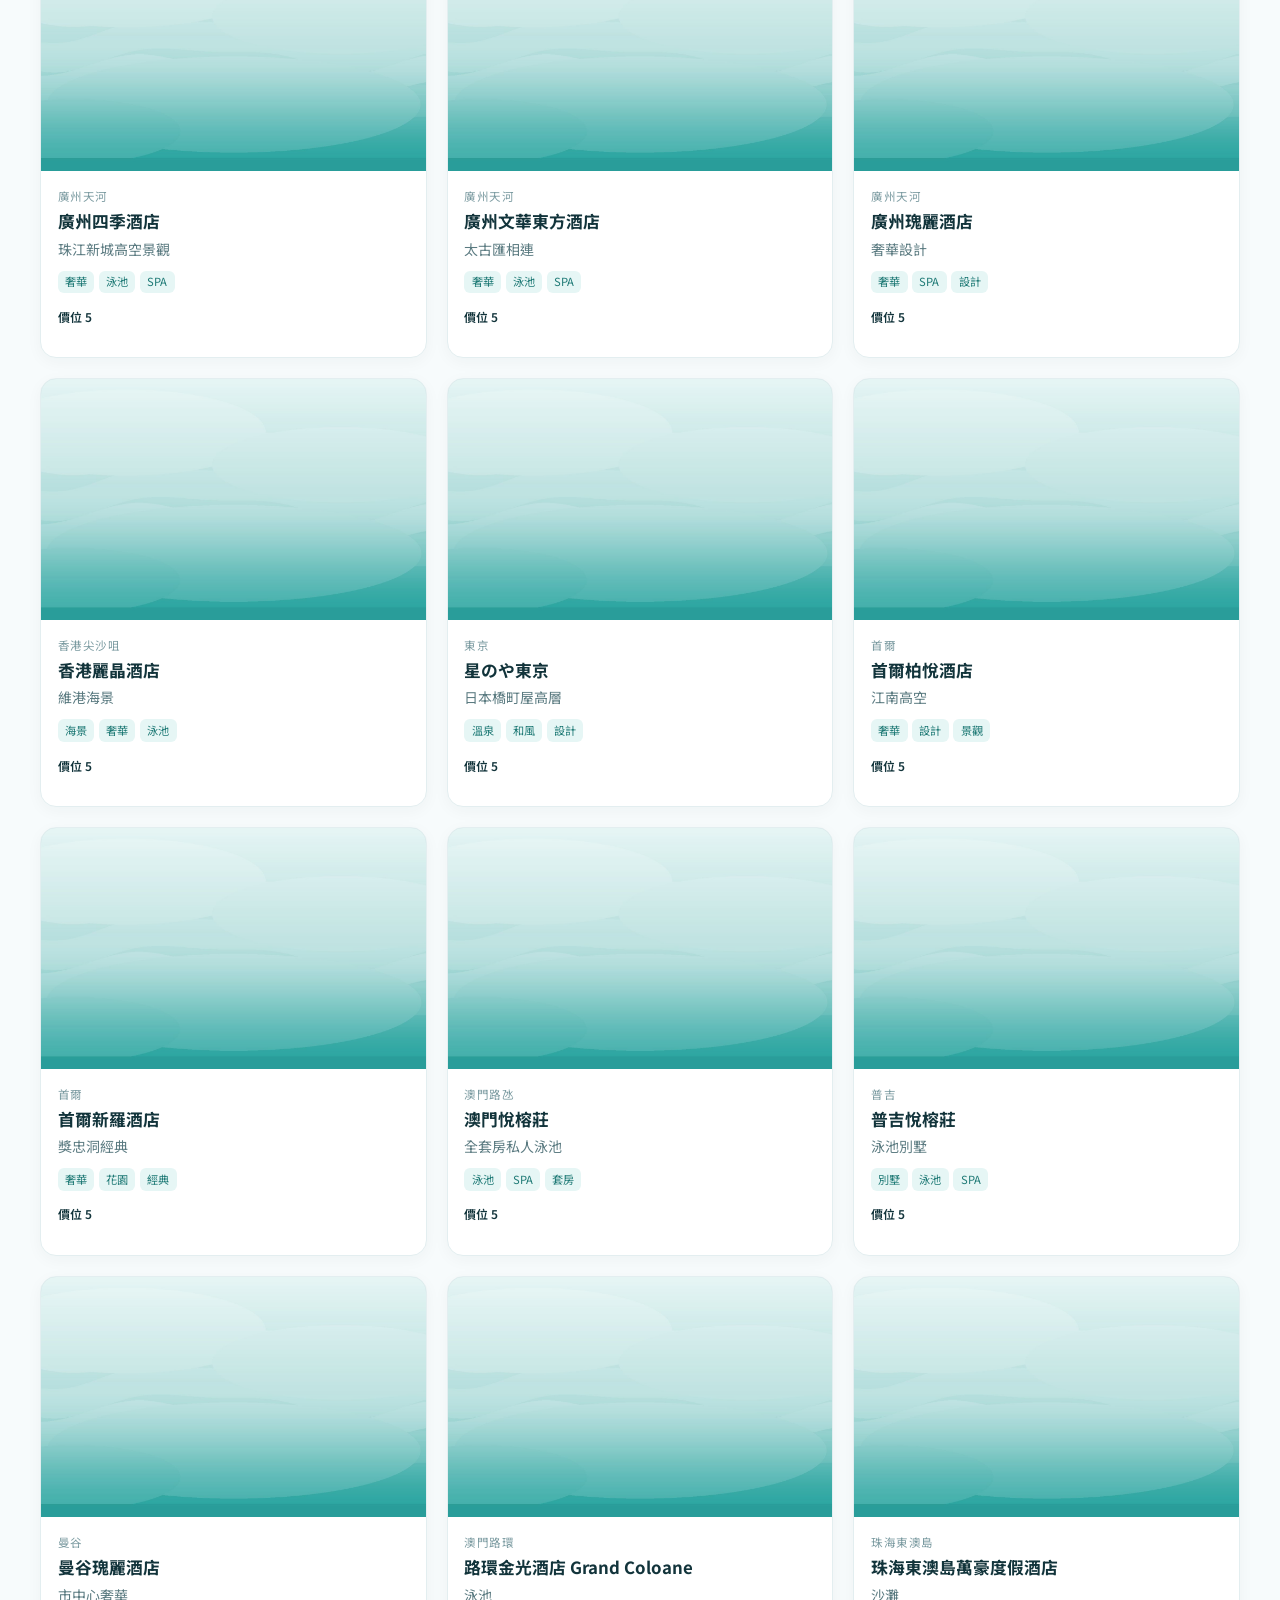
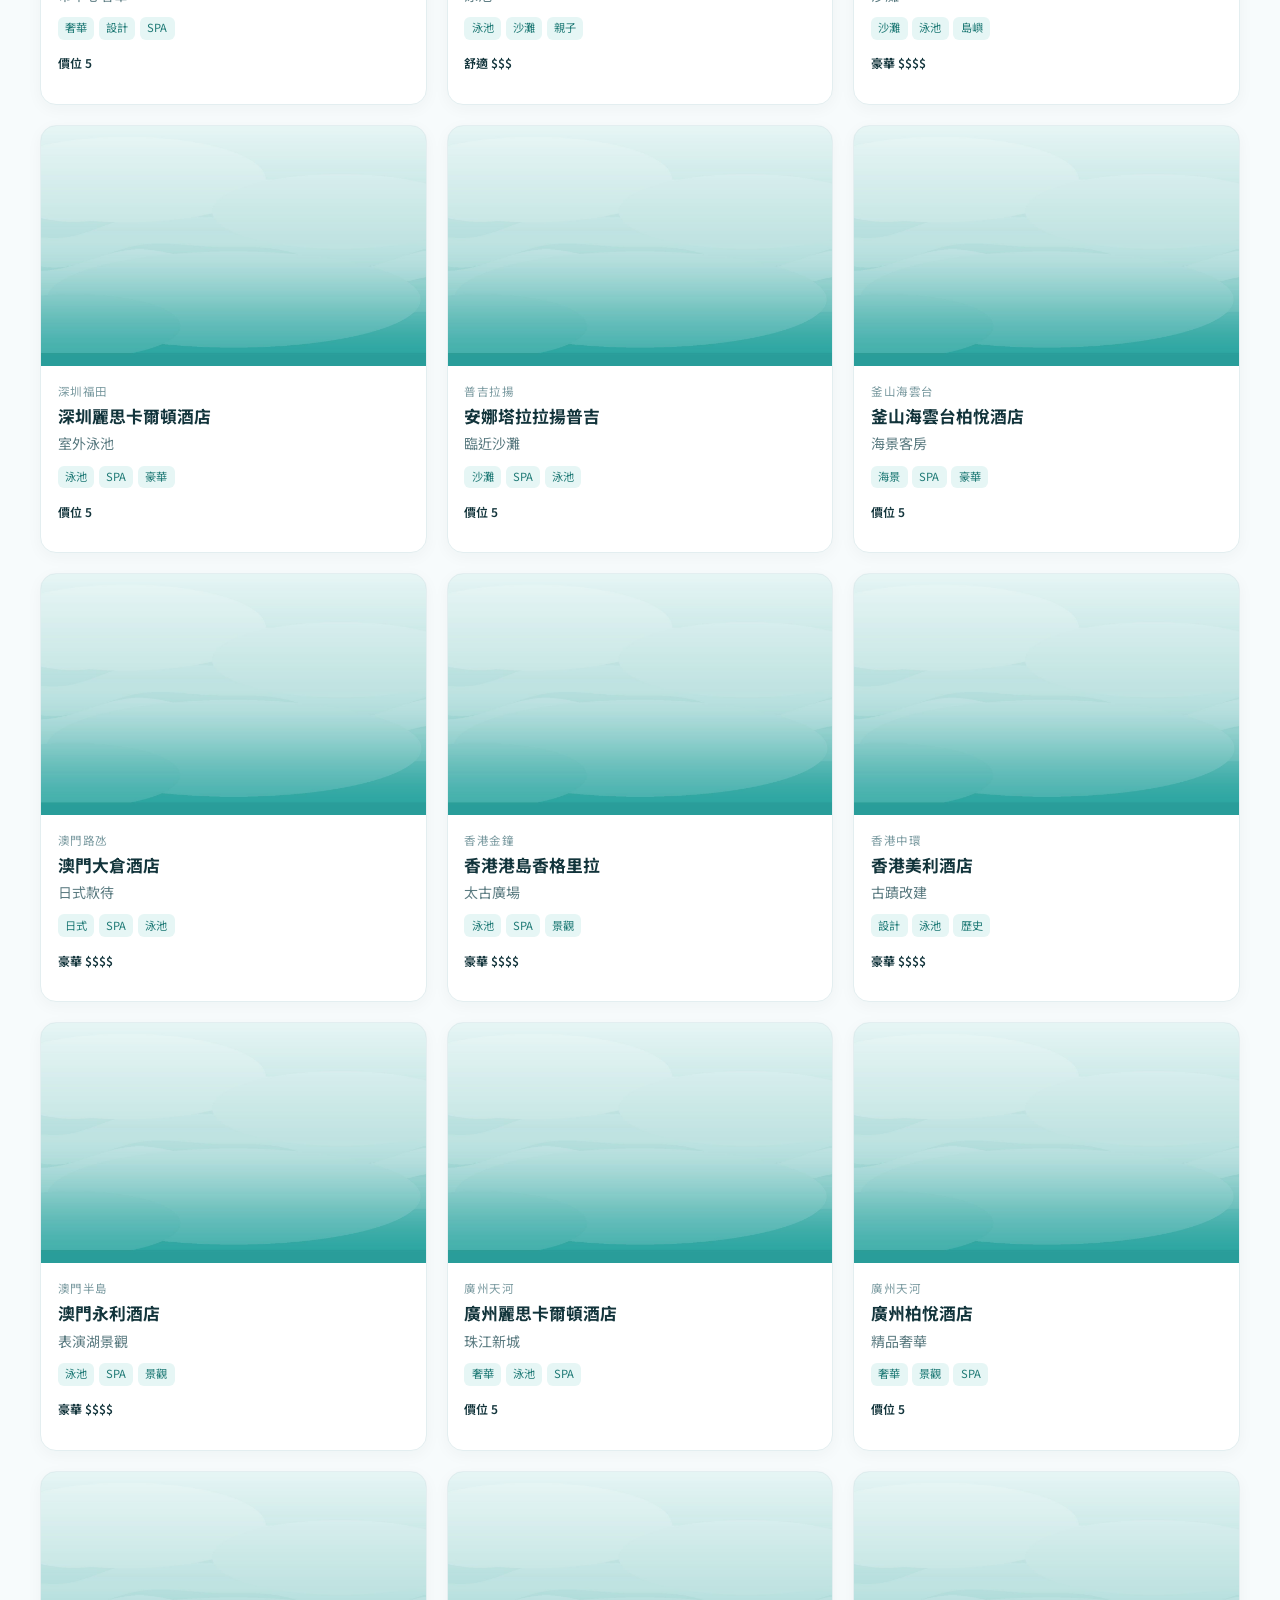
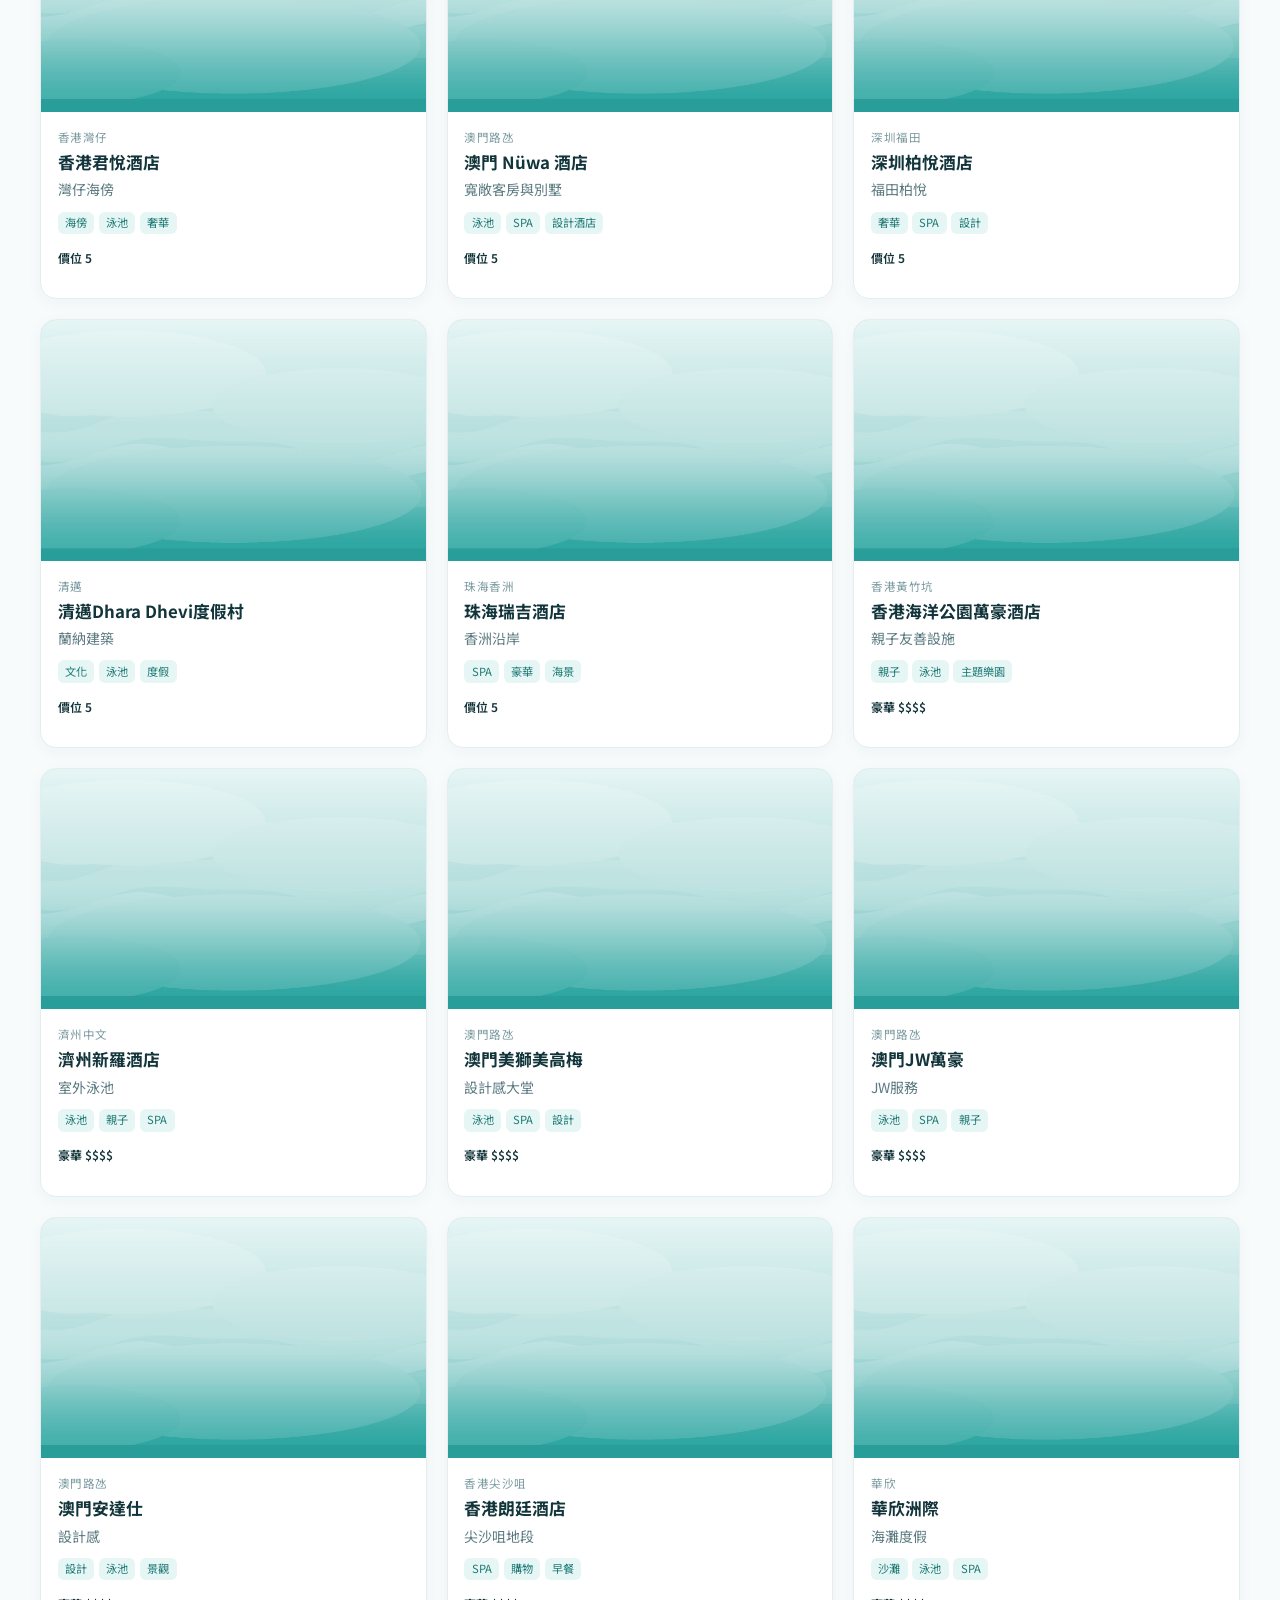
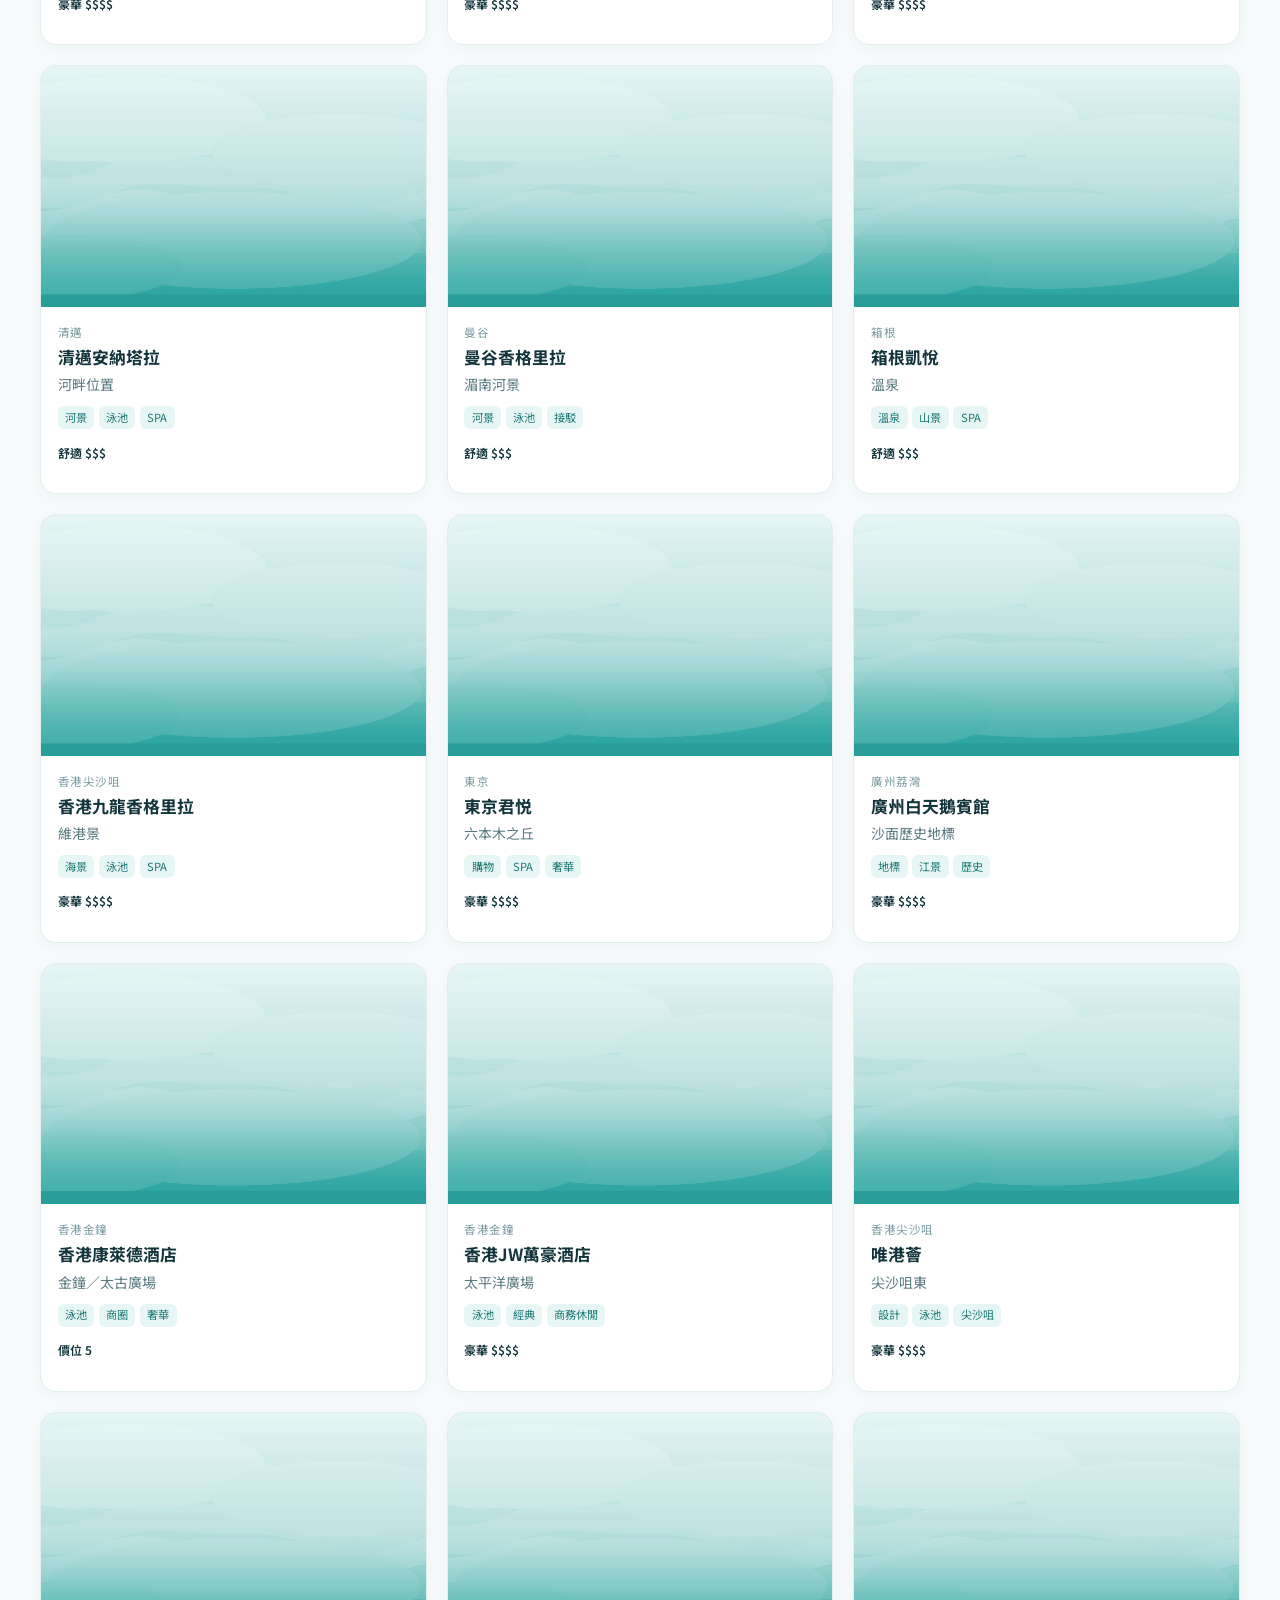
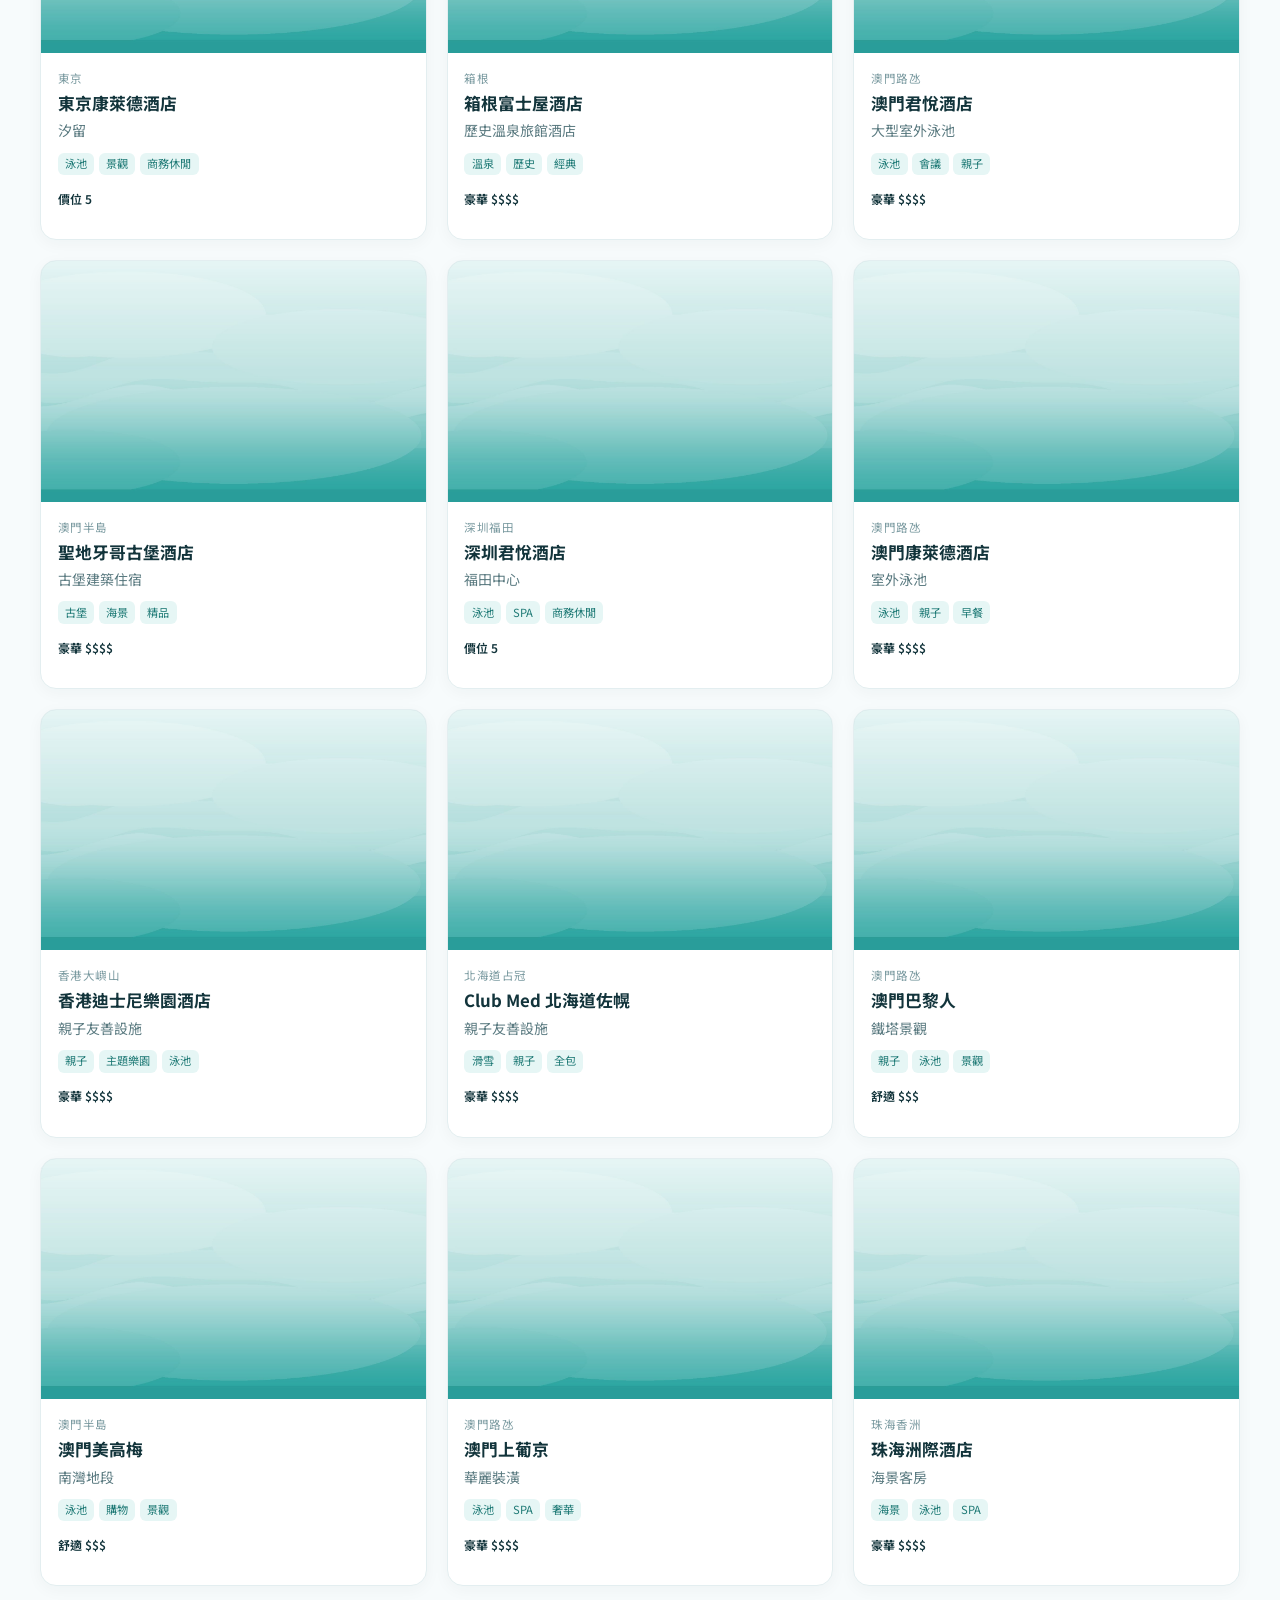
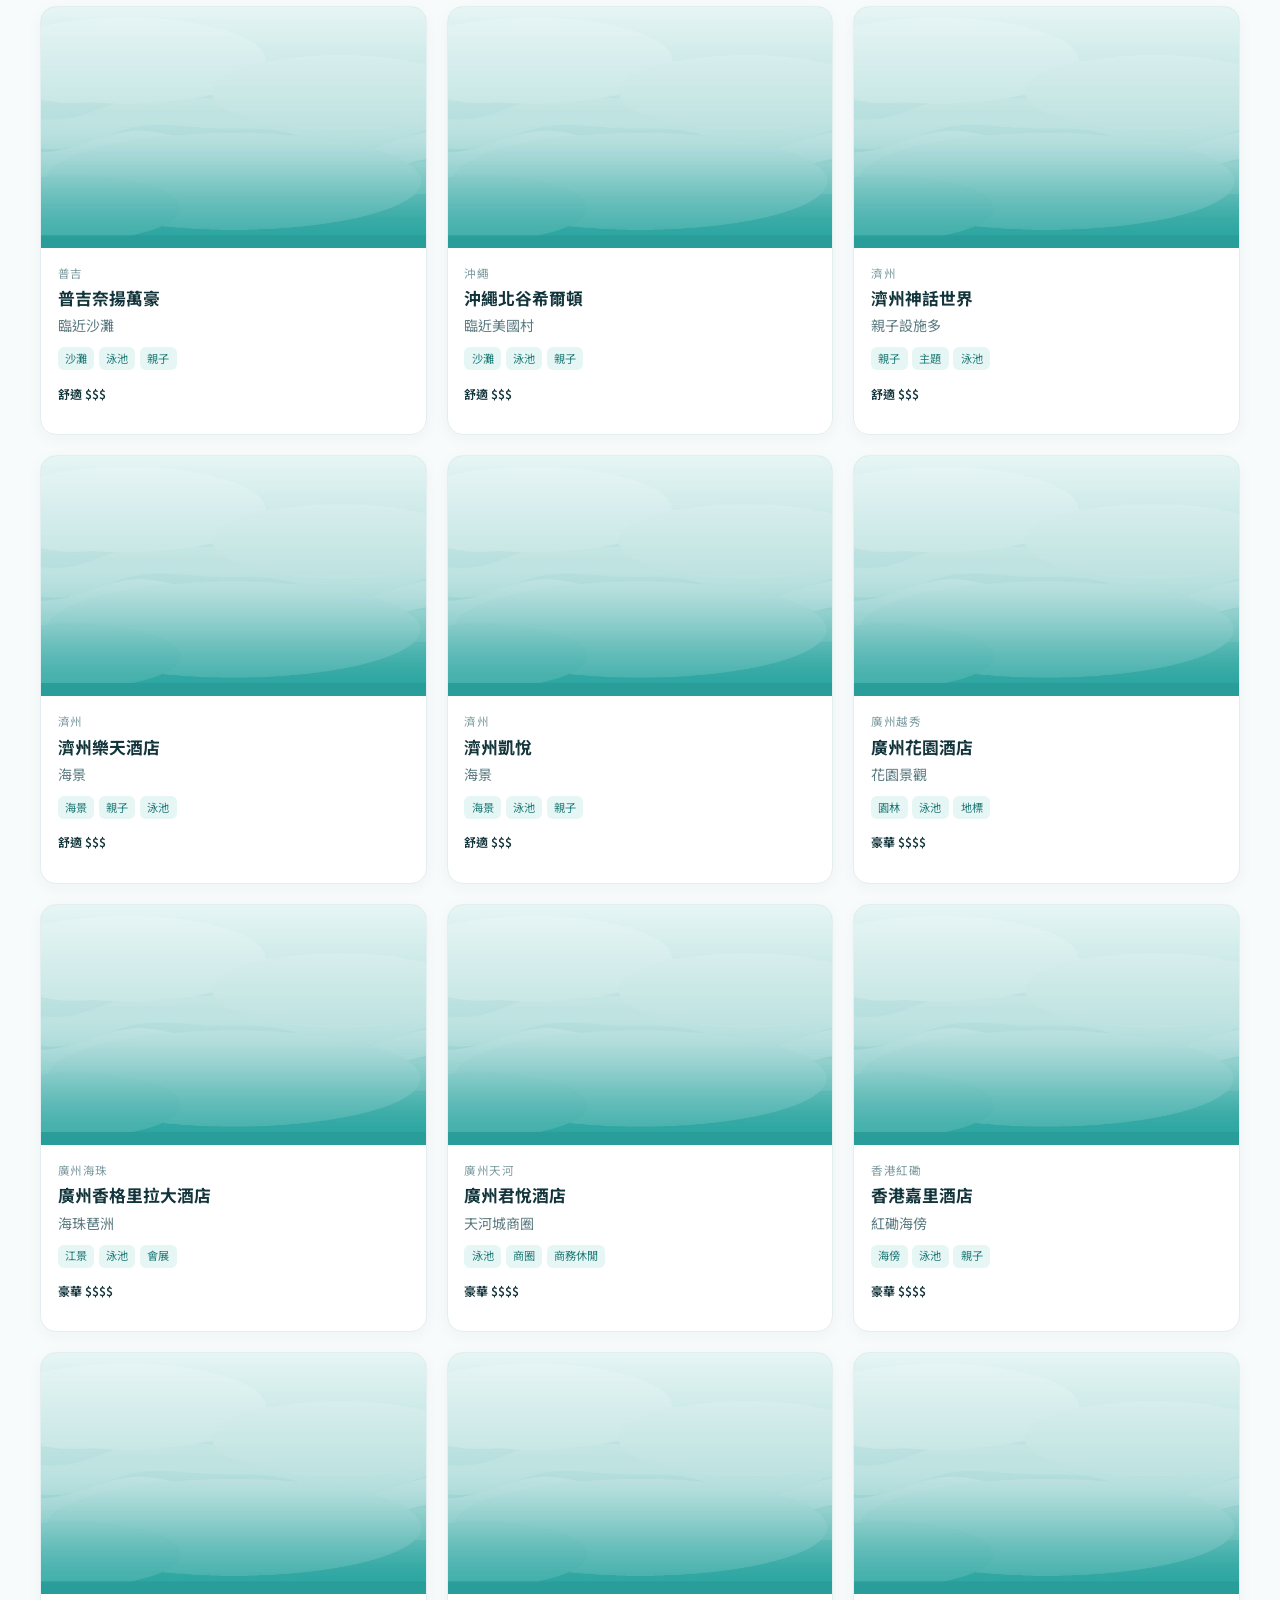
<file: baystay/listings.html>
<!DOCTYPE html>
<html lang="zh-Hant">
<head>
  <meta charset="utf-8" />
  <meta name="viewport" content="width=device-width, initial-scale=1" />
  <title>全部住宿｜灣宿指南 BayStay</title>
  <meta name="description" content="按城市與設施挑選住宿。圖主導目錄網格。" />
  <link rel="stylesheet" href="assets/style.css?v=20261021b" />
</head>
<body class="listings-page">
  <!-- LN editorial v1 · design/ln-editorial-v1/02-listings · no preview banner -->

  <header class="site-header">
    <div class="wrap inner">
      <a class="logo" href="index.html">灣宿指南 <span>BayStay</span></a>
      <nav class="nav" aria-label="主導航">
        <a href="index.html">首頁</a>
        <a class="active" href="listings.html">全部住宿</a>
        <a href="partner.html">合作贊助</a>
        <a href="about.html">關於</a>
      </nav>
    </div>
  </header>

  <section class="listings-hero motion-reveal" aria-label="城市探索">
    <div class="wrap-ln">
      <p class="chapter-kicker">CHAPTER</p>
      <h1>城市探索</h1>
      <p class="lead">按城市與設施挑選住宿。圖主導目錄網格，書面編輯語調，專注泳池、親子與 SPA。</p>
    </div>
  </section>

  <div class="filter-bar" role="search" aria-label="篩選">
    <div class="wrap-ln filter-inner">
      <span class="label">城市</span>
      <div id="city-chips" class="chips" aria-label="城市篩選" style="margin:0;display:contents"></div>
      <span class="label" style="margin-left:0.5rem">價位</span>
      <select id="f-price" aria-label="價位">
        <option value="">全部價位</option>
        <option value="1">經濟 $</option>
        <option value="2">中檔 $$</option>
        <option value="3">舒適 $$$</option>
        <option value="4">豪華 $$$$</option>
      </select>
      <span class="label">標籤</span>
      <select id="f-tag" aria-label="標籤">
        <option value="">全部標籤</option>
        <option value="泳池">泳池</option>
        <option value="沙灘">沙灘</option>
        <option value="SPA">SPA</option>
        <option value="親子">親子</option>
        <option value="早餐">早餐</option>
        <option value="接駁">接駁</option>
        <option value="主題">主題</option>
      </select>
      <label class="filter-check" style="margin-top:0">
        <input type="checkbox" id="f-family" /> 僅親子友好
      </label>
    </div>
  </div>

  <main class="wrap-ln">
    <p class="results-meta" id="count">載入中…</p>
    <div id="list" class="dir-grid" aria-label="住宿列表"><p class="empty">載入中…</p></div>
  </main>

  <footer class="site-footer">
    <div class="wrap inner">
      <span>© BayStay 灣宿指南</span>
      <span class="credit">圖片：Commons／各物業 · 見 <a href="about.html">about</a></span>
    </div>
  </footer>

  <script src="assets/common.js?v=20261021b"></script>
  <script>
    if (typeof initMotionReveal === "function") initMotionReveal(".listings-hero.motion-reveal");

    let all = [];
    let cityKey = "";
    let cityCounts = {};
    let listingsRevealDone = false; // M3: first-load only

    function applyFilters() {
      const price = document.getElementById("f-price").value;
      const tag = document.getElementById("f-tag").value;
      const family = document.getElementById("f-family").checked;

      let rows = all.slice();
      if (cityKey) rows = rows.filter((l) => matchesCityChip(l, cityKey));
      if (price) rows = rows.filter((l) => String(l.price_tier) === price);
      if (tag) rows = rows.filter((l) => (l.tags || []).includes(tag));
      if (family) rows = rows.filter((l) => l.family_friendly);

      rows.sort(
        (a, b) =>
          (b.featured ? 1 : 0) - (a.featured ? 1 : 0) ||
          (b.editor_score || 0) - (a.editor_score || 0)
      );

      document.getElementById("count").innerHTML =
        "顯示 <strong>" + rows.length + "</strong> 間住宿";

      const list = document.getElementById("list");
      if (!rows.length) {
        list.innerHTML =
          cityKey === "guangzhou"
            ? '<p class="empty">廣州尚無上架住宿，敬請期待</p>'
            : '<p class="empty">沒有符合條件的住宿，請調整篩選</p>';
        return;
      }

      const htmlFn = typeof dirCardHTML === "function" ? dirCardHTML : cardHTML;
      list.innerHTML = rows.map(htmlFn).join("");
      if (typeof hydrateCardImages === "function") hydrateCardImages(list);

      // M3: first-load reveal only; filter re-render must NOT re-play
      if (!listingsRevealDone) {
        listingsRevealDone = true;
        if (typeof prefersReducedMotion === "function" && !prefersReducedMotion()) {
          const cards = list.querySelectorAll(".dir-card");
          cards.forEach(function (card, i) {
            if (i < 6) {
              card.classList.add("motion-reveal");
              card.style.transitionDelay = Math.min(i, 5) * 80 + "ms";
            } else {
              card.classList.add("is-revealed");
            }
          });
          if (typeof initMotionReveal === "function") initMotionReveal("#list .motion-reveal");
        }
      } else {
        list.querySelectorAll(".dir-card").forEach(function (card) {
          card.classList.add("is-revealed");
          card.classList.remove("motion-reveal");
        });
      }
    }

    function paintChips() {
      renderCityChips(document.getElementById("city-chips"), {
        active: cityKey,
        counts: cityCounts,
        showCounts: true,
        onSelect: function (k) {
          cityKey = k;
          paintChips();
          applyFilters(); // 0ms — sync, no setTimeout
        },
      });
    }

    ["f-price", "f-tag", "f-family"].forEach(function (id) {
      document.getElementById(id).addEventListener("change", applyFilters);
    });

    const qCity = qs("city");
    if (qCity) cityKey = qCity;

    loadListings()
      .then(function (data) {
        all = data.listings;
        cityCounts = (typeof countByCityKey === "function" ? countByCityKey : window.countByCityKey)(data.listings);
        paintChips();
        applyFilters();
      })
      .catch(function (e) {
        document.getElementById("list").innerHTML =
          '<p class="error">' + escapeHtml(e.message) + "</p>";
      });
  </script>
</body>
</html>
</file>
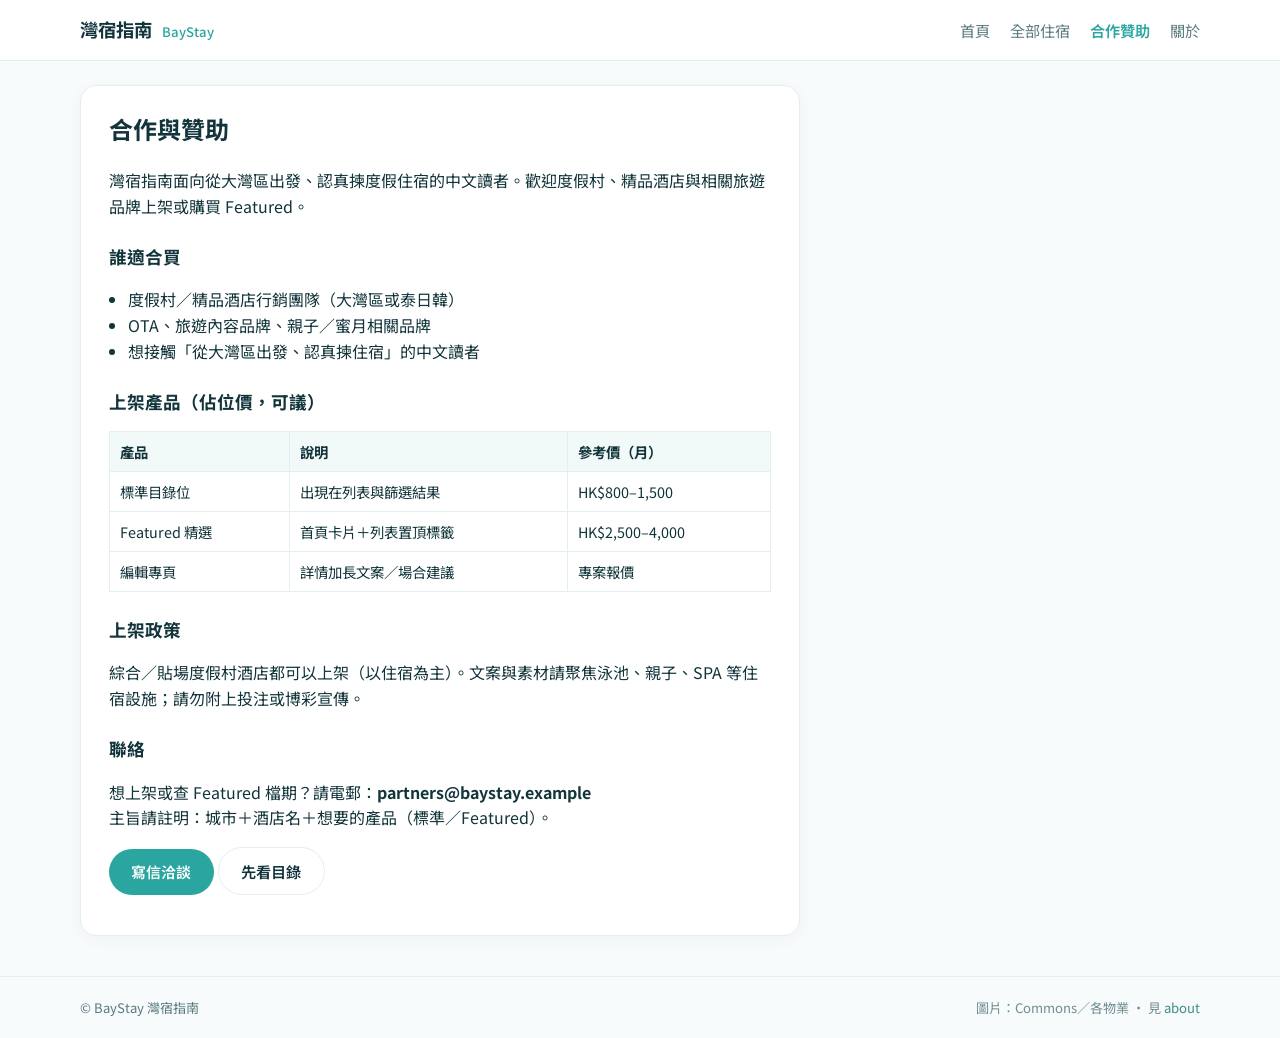
<file: baystay/partner.html>
<!DOCTYPE html>
<html lang="zh-Hant">
<head>
  <meta charset="utf-8" />
  <meta name="viewport" content="width=device-width, initial-scale=1" />
  <title>合作與贊助｜灣宿指南 BayStay</title>
  <link rel="stylesheet" href="assets/style.css?v=20261021b" />
</head>
<body>
  <header class="site-header">
    <div class="wrap inner">
      <a class="logo" href="index.html">灣宿指南 <span>BayStay</span></a>
      <nav class="nav">
        <a href="index.html">首頁</a>
        <a href="listings.html">全部住宿</a>
        <a class="active" href="partner.html">合作贊助</a>
        <a href="about.html">關於</a>
      </nav>
    </div>
  </header>

  <main class="section wrap">
    <article class="prose">
      <h1>合作與贊助</h1>
      <p>灣宿指南面向從大灣區出發、認真揀度假住宿的中文讀者。歡迎度假村、精品酒店與相關旅遊品牌上架或購買 Featured。</p>

      <h2>誰適合買</h2>
      <ul>
        <li>度假村／精品酒店行銷團隊（大灣區或泰日韓）</li>
        <li>OTA、旅遊內容品牌、親子／蜜月相關品牌</li>
        <li>想接觸「從大灣區出發、認真揀住宿」的中文讀者</li>
      </ul>

      <h2>上架產品（佔位價，可議）</h2>
      <table>
        <thead>
          <tr><th>產品</th><th>說明</th><th>參考價（月）</th></tr>
        </thead>
        <tbody>
          <tr><td>標準目錄位</td><td>出現在列表與篩選結果</td><td>HK$800–1,500</td></tr>
          <tr><td>Featured 精選</td><td>首頁卡片＋列表置頂標籤</td><td>HK$2,500–4,000</td></tr>
          <tr><td>編輯專頁</td><td>詳情加長文案／場合建議</td><td>專案報價</td></tr>
        </tbody>
      </table>

      <h2>上架政策</h2>
      <p>綜合／貼場度假村酒店都可以上架（以住宿為主）。文案與素材請聚焦泳池、親子、SPA 等住宿設施；請勿附上投注或博彩宣傳。</p>

      <h2>聯絡</h2>
      <p>想上架或查 Featured 檔期？請電郵：<strong>partners@baystay.example</strong><br />
      主旨請註明：城市＋酒店名＋想要的產品（標準／Featured）。</p>
      <p><a class="btn btn-primary" href="mailto:partners@baystay.example?subject=BayStay%20合作查詢">寫信洽談</a>
      <a class="btn btn-ghost" href="listings.html">先看目錄</a></p>
    </article>
  </main>

  <footer class="site-footer">
    <div class="wrap inner">
      <span>© BayStay 灣宿指南</span>
      <span class="credit">圖片：Commons／各物業 · 見 <a href="about.html">about</a></span>
    </div>
  </footer>
</body>
</html>
</file>
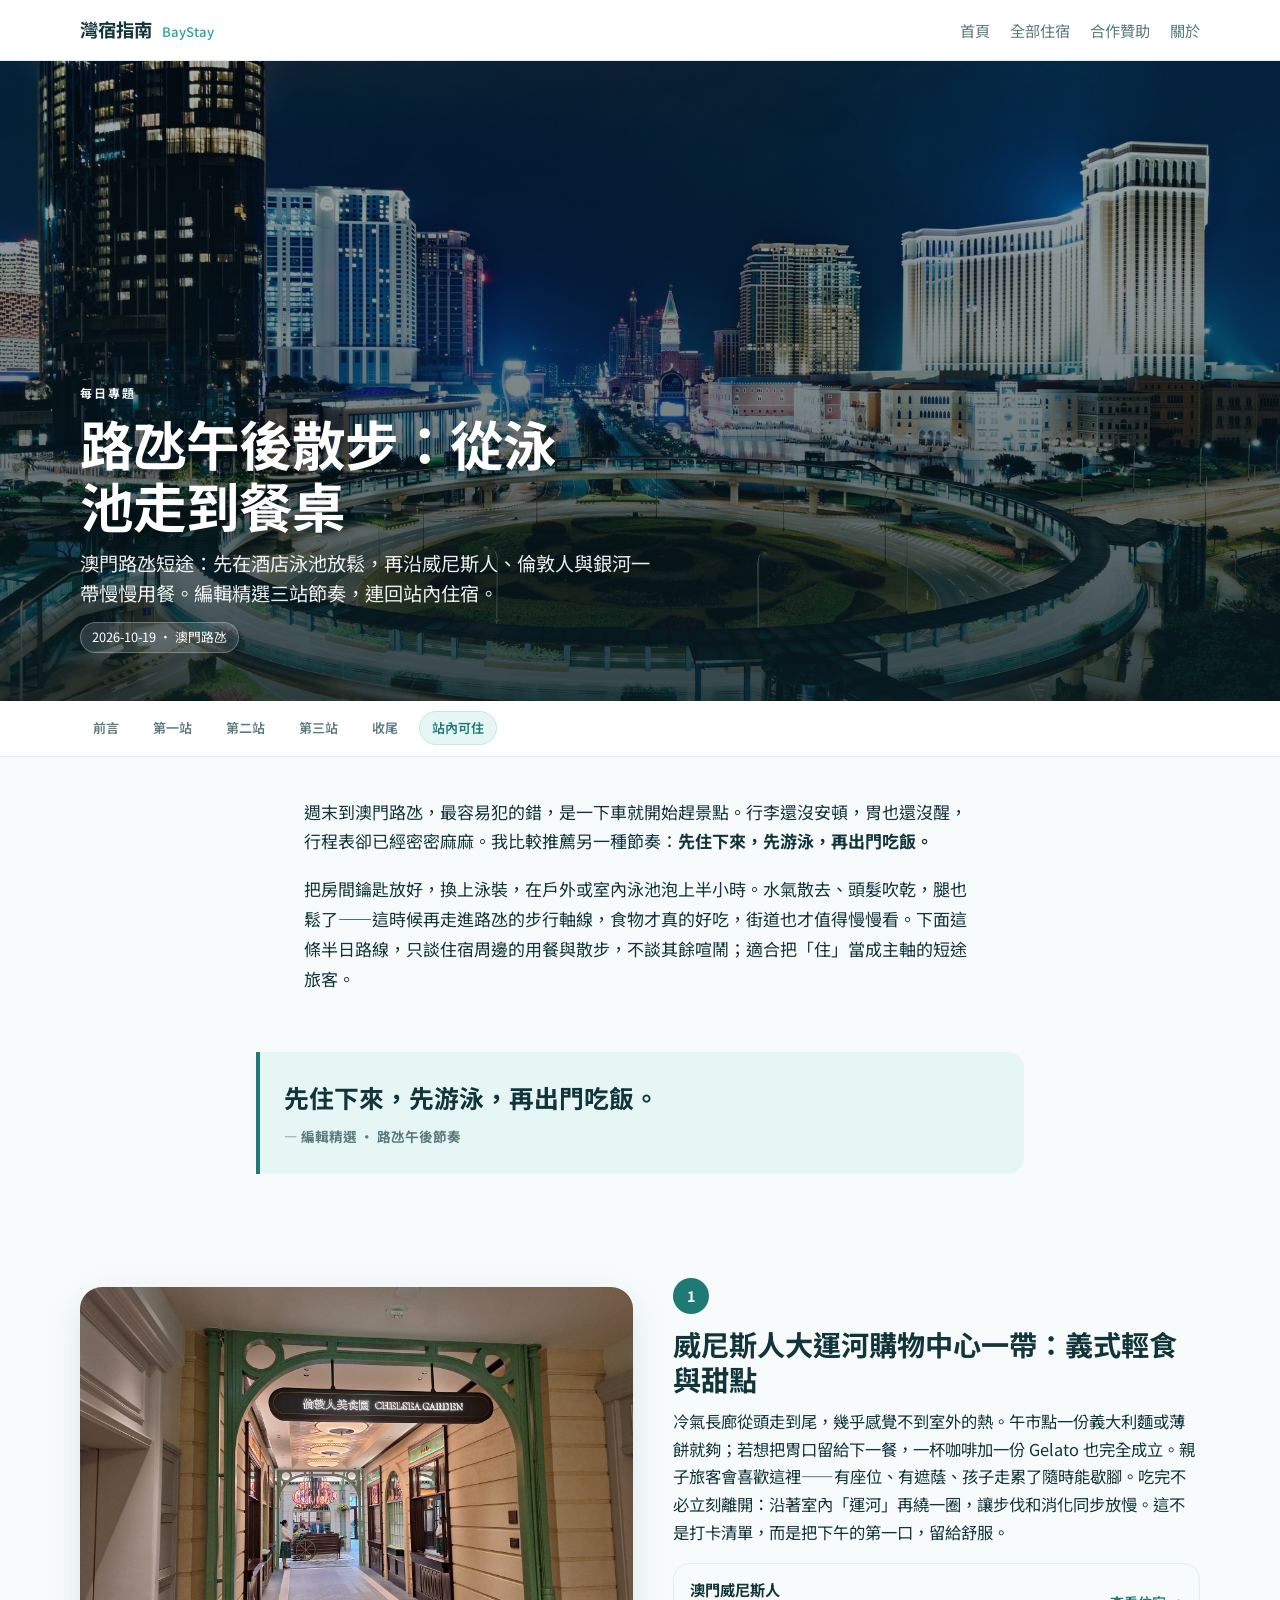
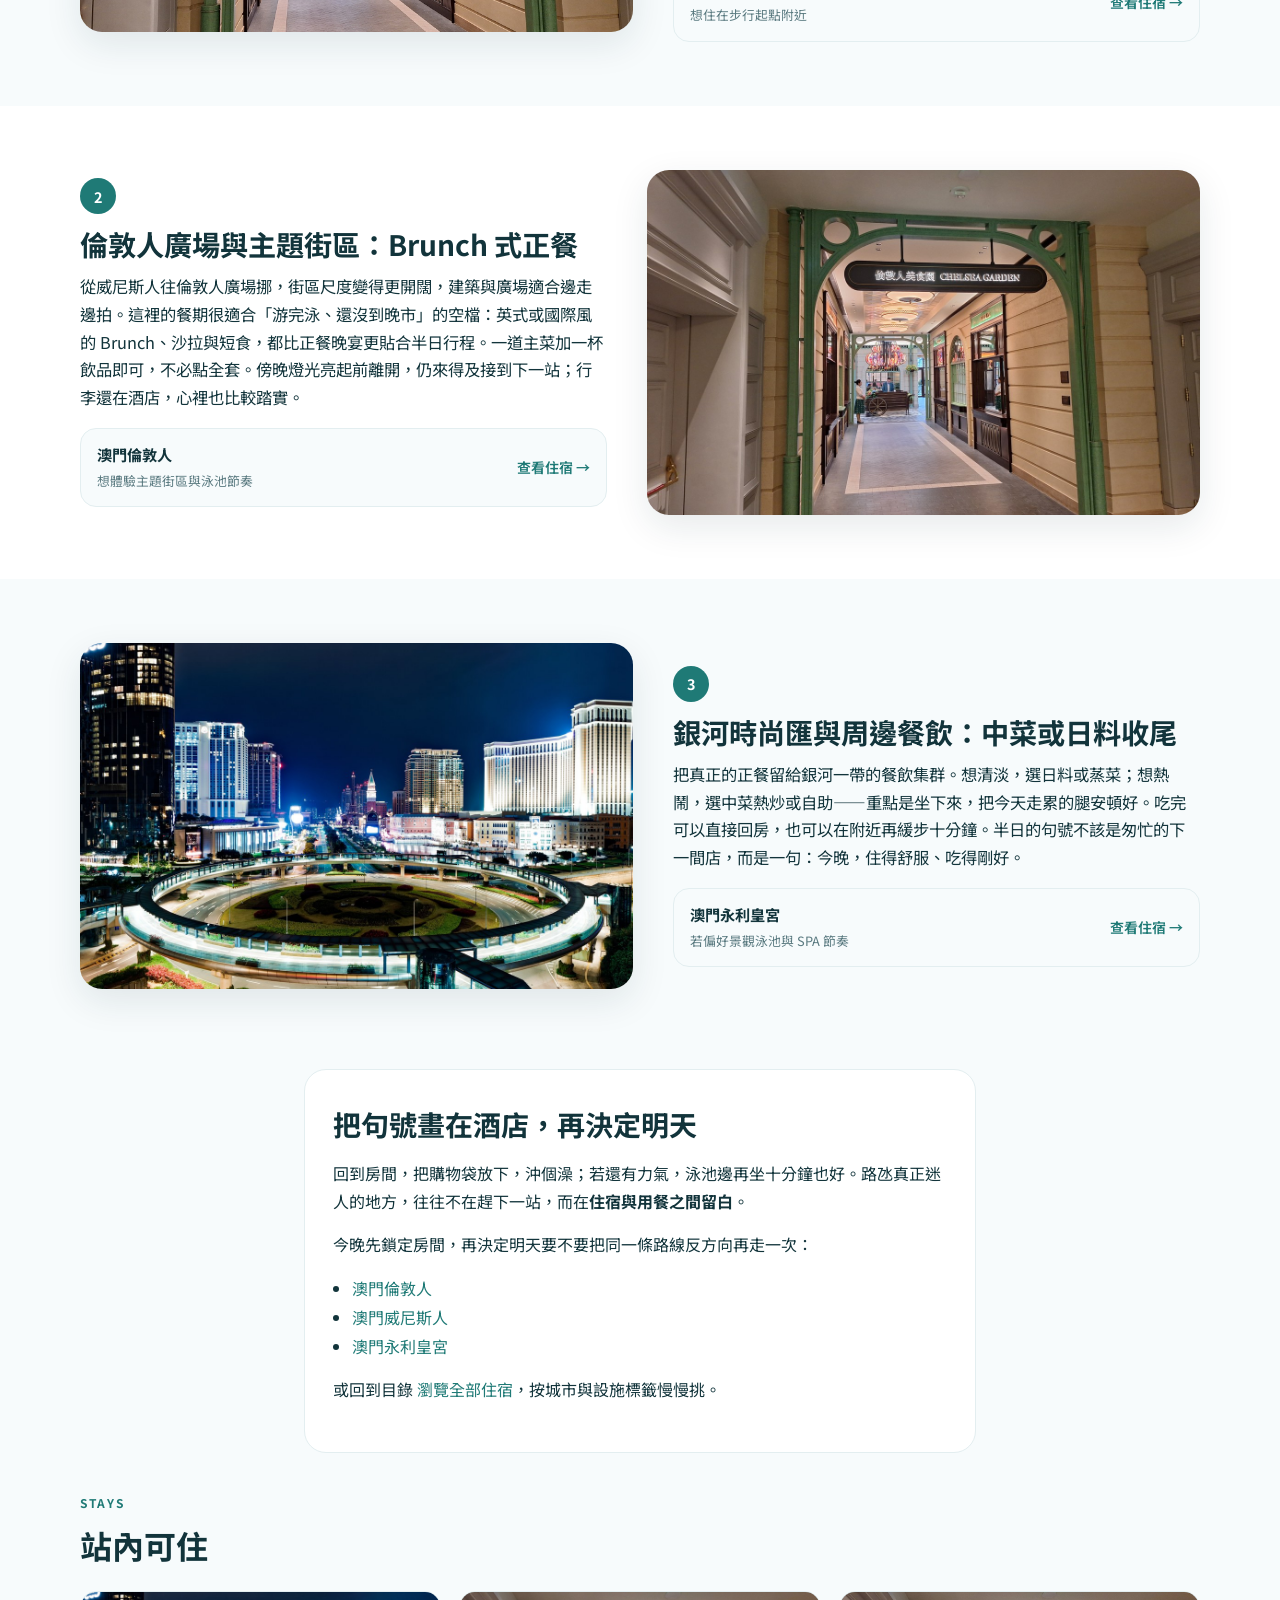
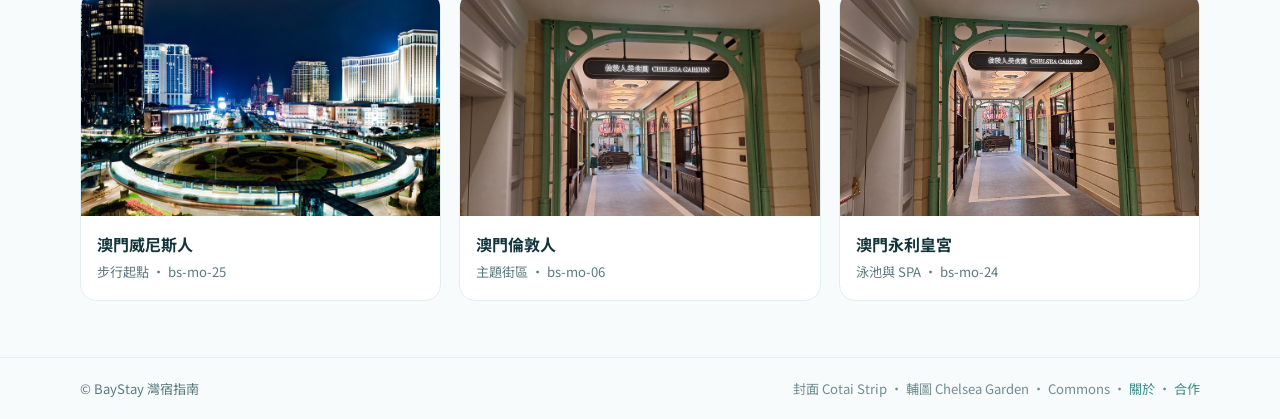
<file: baystay/features/2026-10-19-cotai-food-walk.html>
<!DOCTYPE html>
<html lang="zh-Hant">
<head>
  <meta charset="utf-8" />
  <meta name="viewport" content="width=device-width, initial-scale=1" />
  <title>路氹午後散步：從泳池走到餐桌｜灣宿指南 BayStay</title>
  <meta name="description" content="澳門路氹短途：先在酒店泳池放鬆，再沿威尼斯人、倫敦人與銀河一帶慢慢用餐。編輯精選三站節奏，連回站內住宿。" />
  <link rel="stylesheet" href="../assets/style.css?v=20261021b" />
</head>
<body>
  <!-- LN editorial v1 · design/ln-editorial-v1/03-topic · no preview banner -->

  <header class="site-header">
    <div class="wrap inner">
      <a class="logo" href="../index.html">灣宿指南 <span>BayStay</span></a>
      <nav class="nav" aria-label="主導航">
        <a href="../index.html">首頁</a>
        <a href="../listings.html">全部住宿</a>
        <a href="../partner.html">合作贊助</a>
        <a href="../about.html">關於</a>
      </nav>
    </div>
  </header>

  <header class="article-hero" aria-label="專題主視覺">
    <div class="inner">
      <p class="eyebrow">每日專題</p>
      <h1>路氹午後散步：從泳池走到餐桌</h1>
      <p class="lead">澳門路氹短途：先在酒店泳池放鬆，再沿威尼斯人、倫敦人與銀河一帶慢慢用餐。編輯精選三站節奏，連回站內住宿。</p>
      <span class="date-chip">2026-10-19 · 澳門路氹</span>
    </div>
  </header>

  <nav class="chapter-nav" aria-label="章節導航">
    <ul>
      <li><a href="#intro">前言</a></li>
      <li><a href="#stop-1">第一站</a></li>
      <li><a href="#stop-2">第二站</a></li>
      <li><a href="#stop-3">第三站</a></li>
      <li><a href="#close">收尾</a></li>
      <li><a href="#stays">站內可住</a></li>
    </ul>
  </nav>

  <div class="prose-wrap motion-reveal" id="intro">
    <p>週末到澳門路氹，最容易犯的錯，是一下車就開始趕景點。行李還沒安頓，胃也還沒醒，行程表卻已經密密麻麻。我比較推薦另一種節奏：<strong>先住下來，先游泳，再出門吃飯。</strong></p>
    <p>把房間鑰匙放好，換上泳裝，在戶外或室內泳池泡上半小時。水氣散去、頭髮吹乾，腿也鬆了——這時候再走進路氹的步行軸線，食物才真的好吃，街道也才值得慢慢看。下面這條半日路線，只談住宿周邊的用餐與散步，不談其餘喧鬧；適合把「住」當成主軸的短途旅客。</p>
  </div>

  <blockquote class="pull-quote motion-reveal">
    <p>先住下來，先游泳，再出門吃飯。</p>
    <p class="attrib">— 編輯精選 · 路氹午後節奏</p>
  </blockquote>

  <section class="stop-chapter motion-reveal" id="stop-1" aria-label="第一站">
    <div class="stop-inner">
      <div class="stop-media" style="background-image:url('../assets/features/chelsea-garden-16x9.jpg')" role="img" aria-label="覓食輔圖 · Chelsea Garden"></div>
      <div class="stop-copy">
        <span class="num" aria-hidden="true">1</span>
        <h2>威尼斯人大運河購物中心一帶：義式輕食與甜點</h2>
        <p>冷氣長廊從頭走到尾，幾乎感覺不到室外的熱。午市點一份義大利麵或薄餅就夠；若想把胃口留給下一餐，一杯咖啡加一份 Gelato 也完全成立。親子旅客會喜歡這裡——有座位、有遮蔭、孩子走累了隨時能歇腳。吃完不必立刻離開：沿著室內「運河」再繞一圈，讓步伐和消化同步放慢。這不是打卡清單，而是把下午的第一口，留給舒服。</p>
        <a class="embed-card" href="../listing.html?id=bs-mo-25">
          <div>
            <strong>澳門威尼斯人</strong>
            <span>想住在步行起點附近</span>
          </div>
          <span class="go">查看住宿 →</span>
        </a>
      </div>
    </div>
  </section>

  <section class="stop-chapter flip motion-reveal" id="stop-2" aria-label="第二站">
    <div class="stop-inner">
      <div class="stop-media" style="background-image:url('../assets/features/chelsea-garden-4x3.jpg')" role="img" aria-label="覓食輔圖 · Chelsea Garden"></div>
      <div class="stop-copy">
        <span class="num" aria-hidden="true">2</span>
        <h2>倫敦人廣場與主題街區：Brunch 式正餐</h2>
        <p>從威尼斯人往倫敦人廣場挪，街區尺度變得更開闊，建築與廣場適合邊走邊拍。這裡的餐期很適合「游完泳、還沒到晚市」的空檔：英式或國際風的 Brunch、沙拉與短食，都比正餐晚宴更貼合半日行程。一道主菜加一杯飲品即可，不必點全套。傍晚燈光亮起前離開，仍來得及接到下一站；行李還在酒店，心裡也比較踏實。</p>
        <a class="embed-card" href="../listing.html?id=bs-mo-06">
          <div>
            <strong>澳門倫敦人</strong>
            <span>想體驗主題街區與泳池節奏</span>
          </div>
          <span class="go">查看住宿 →</span>
        </a>
      </div>
    </div>
  </section>

  <section class="stop-chapter motion-reveal" id="stop-3" aria-label="第三站">
    <div class="stop-inner">
      <div class="stop-media" style="background-image:url('../assets/features/cotai-strip-4x3.jpg')" role="img" aria-label="路氹天際輔圖"></div>
      <div class="stop-copy">
        <span class="num" aria-hidden="true">3</span>
        <h2>銀河時尚匯與周邊餐飲：中菜或日料收尾</h2>
        <p>把真正的正餐留給銀河一帶的餐飲集群。想清淡，選日料或蒸菜；想熱鬧，選中菜熱炒或自助——重點是坐下來，把今天走累的腿安頓好。吃完可以直接回房，也可以在附近再緩步十分鐘。半日的句號不該是匆忙的下一間店，而是一句：今晚，住得舒服、吃得剛好。</p>
        <a class="embed-card" href="../listing.html?id=bs-mo-24">
          <div>
            <strong>澳門永利皇宮</strong>
            <span>若偏好景觀泳池與 SPA 節奏</span>
          </div>
          <span class="go">查看住宿 →</span>
        </a>
      </div>
    </div>
  </section>

  <section class="close-chapter motion-reveal" id="close" aria-label="收尾">
    <h2>把句號畫在酒店，再決定明天</h2>
    <p>回到房間，把購物袋放下，沖個澡；若還有力氣，泳池邊再坐十分鐘也好。路氹真正迷人的地方，往往不在趕下一站，而在<strong>住宿與用餐之間留白</strong>。</p>
    <p>今晚先鎖定房間，再決定明天要不要把同一條路線反方向再走一次：</p>
    <ul>
      <li><a href="../listing.html?id=bs-mo-06">澳門倫敦人</a></li>
      <li><a href="../listing.html?id=bs-mo-25">澳門威尼斯人</a></li>
      <li><a href="../listing.html?id=bs-mo-24">澳門永利皇宮</a></li>
    </ul>
    <p style="margin-top:1rem">或回到目錄 <a href="../listings.html">瀏覽全部住宿</a>，按城市與設施標籤慢慢挑。</p>
  </section>

  <section class="stay-rail-wrap motion-reveal" id="stays" aria-label="站內可住">
    <p class="chapter-kicker">STAYS</p>
    <h2>站內可住</h2>
    <div class="stay-rail">
      <a class="stay-card" href="../listing.html?id=bs-mo-25">
        <div class="img" style="background-image:url('../assets/features/cotai-strip-16x9.jpg')"></div>
        <div class="body">
          <h3>澳門威尼斯人</h3>
          <p>步行起點 · bs-mo-25</p>
        </div>
      </a>
      <a class="stay-card" href="../listing.html?id=bs-mo-06">
        <div class="img" style="background-image:url('../assets/features/chelsea-garden-16x9.jpg')"></div>
        <div class="body">
          <h3>澳門倫敦人</h3>
          <p>主題街區 · bs-mo-06</p>
        </div>
      </a>
      <a class="stay-card" href="../listing.html?id=bs-mo-24">
        <div class="img" style="background-image:url('../assets/features/chelsea-garden-4x3.jpg')"></div>
        <div class="body">
          <h3>澳門永利皇宮</h3>
          <p>泳池與 SPA · bs-mo-24</p>
        </div>
      </a>
    </div>
  </section>

  <footer class="site-footer">
    <div class="wrap inner">
      <span>© BayStay 灣宿指南</span>
      <span class="credit">封面 Cotai Strip · 輔圖 Chelsea Garden · Commons · <a href="../about.html">關於</a> · <a href="../partner.html">合作</a></span>
    </div>
  </footer>

  <script src="../assets/common.js?v=20261021b"></script>
  <script>
    if (typeof initMotionReveal === "function") initMotionReveal();
    if (typeof initChapterNavSpy === "function") initChapterNavSpy(".chapter-nav");
  </script>
</body>
</html>
</file>
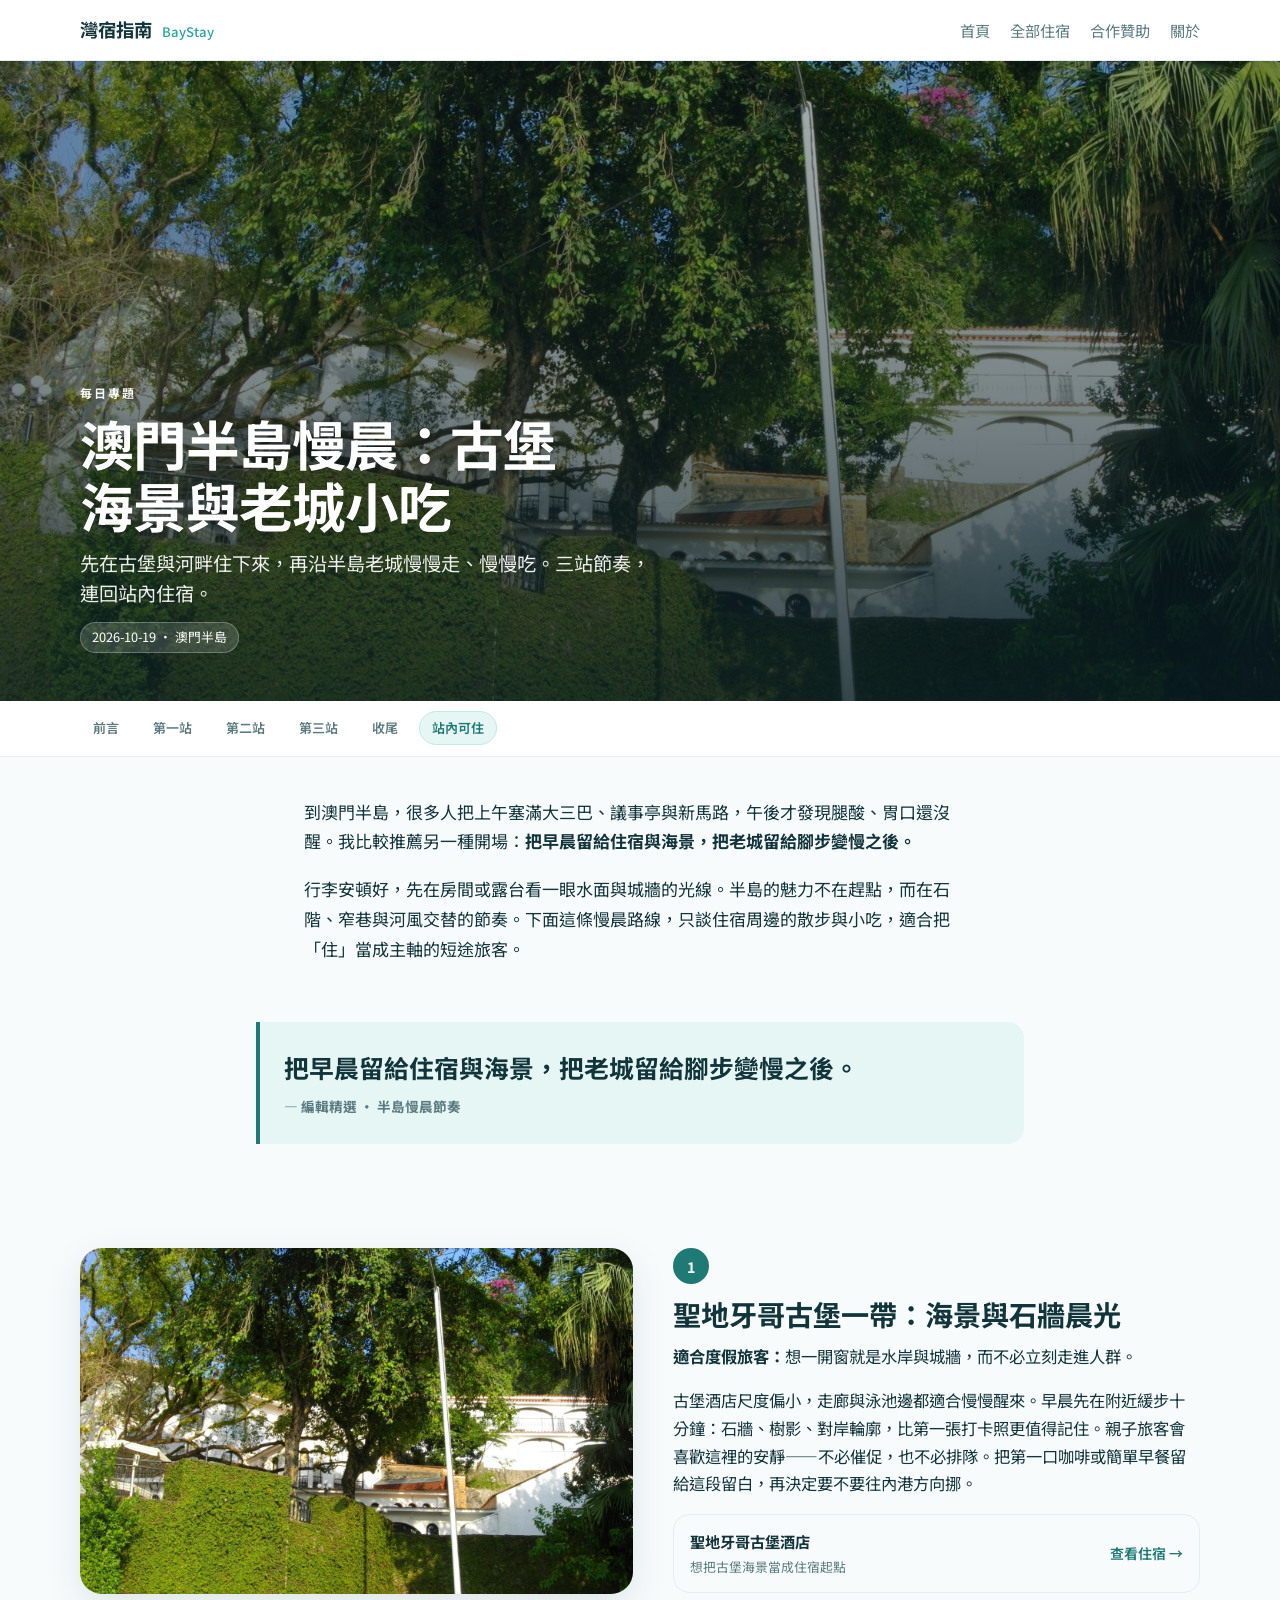
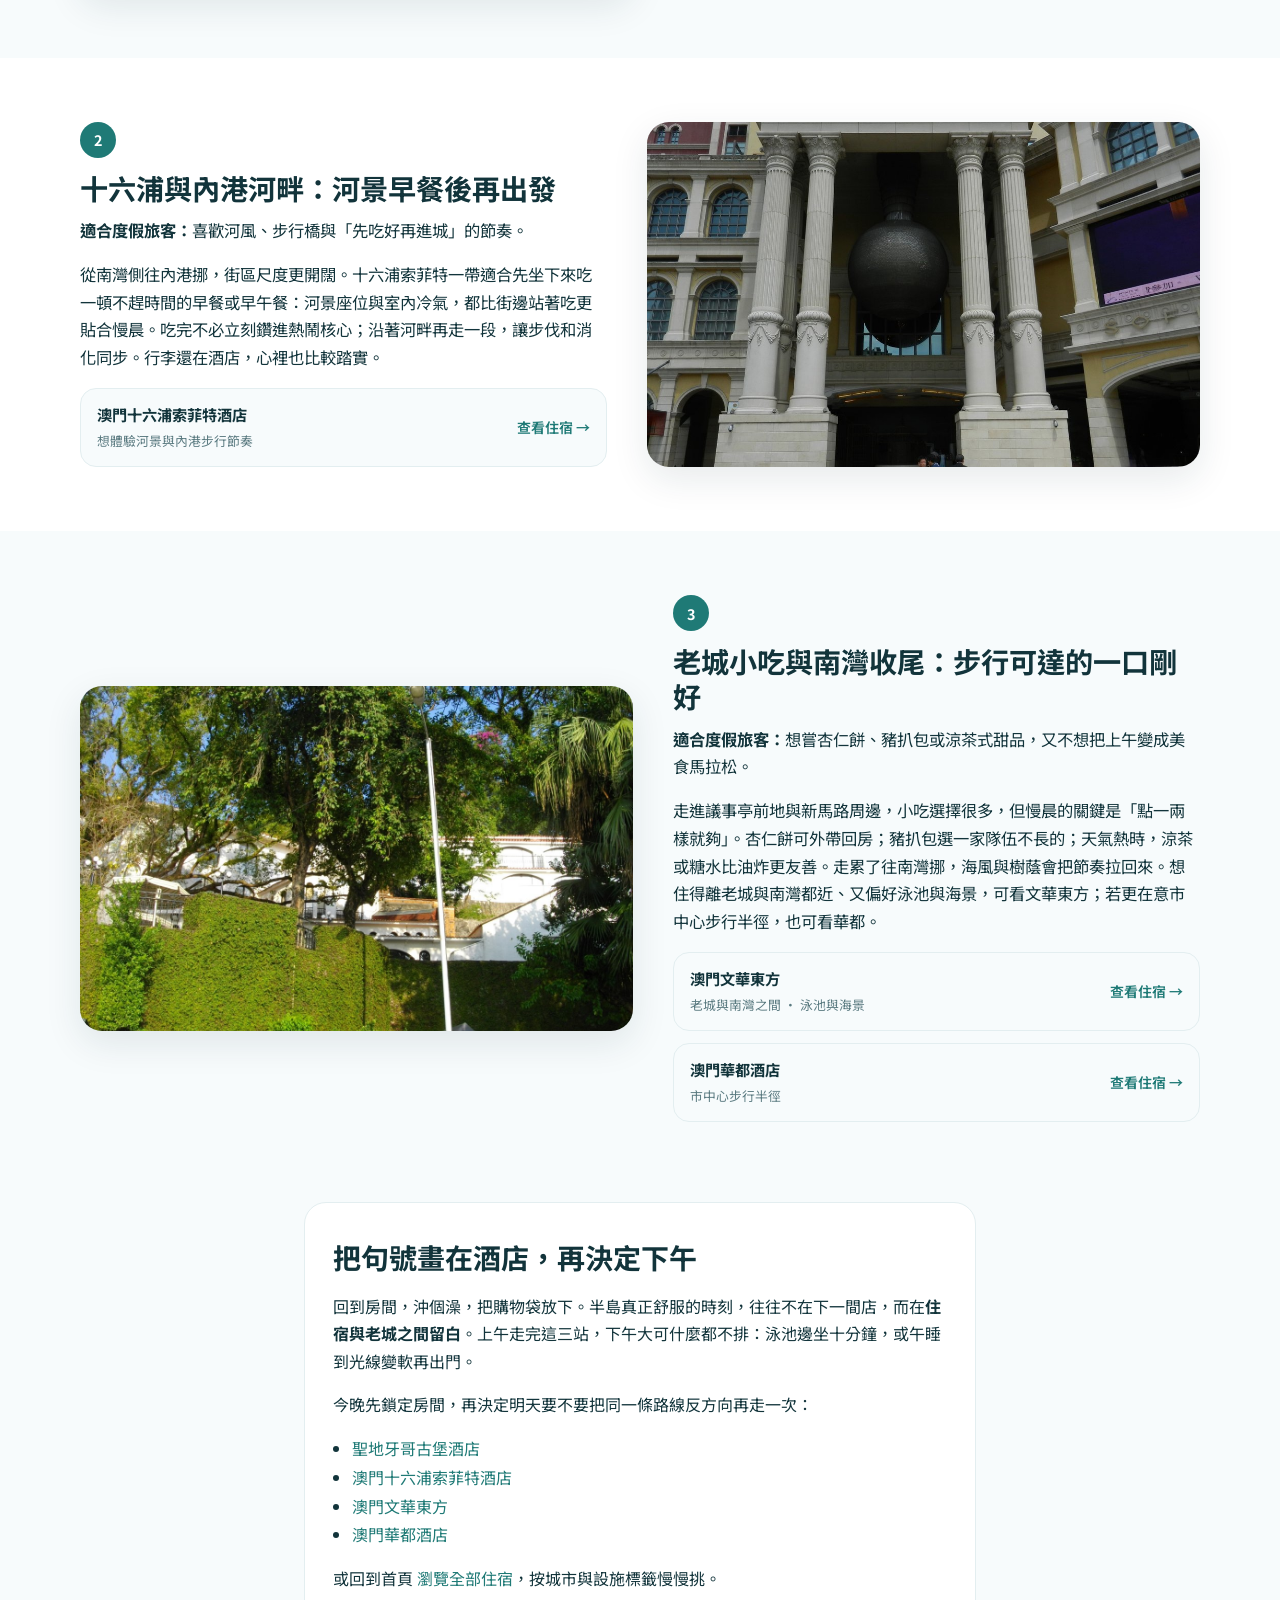
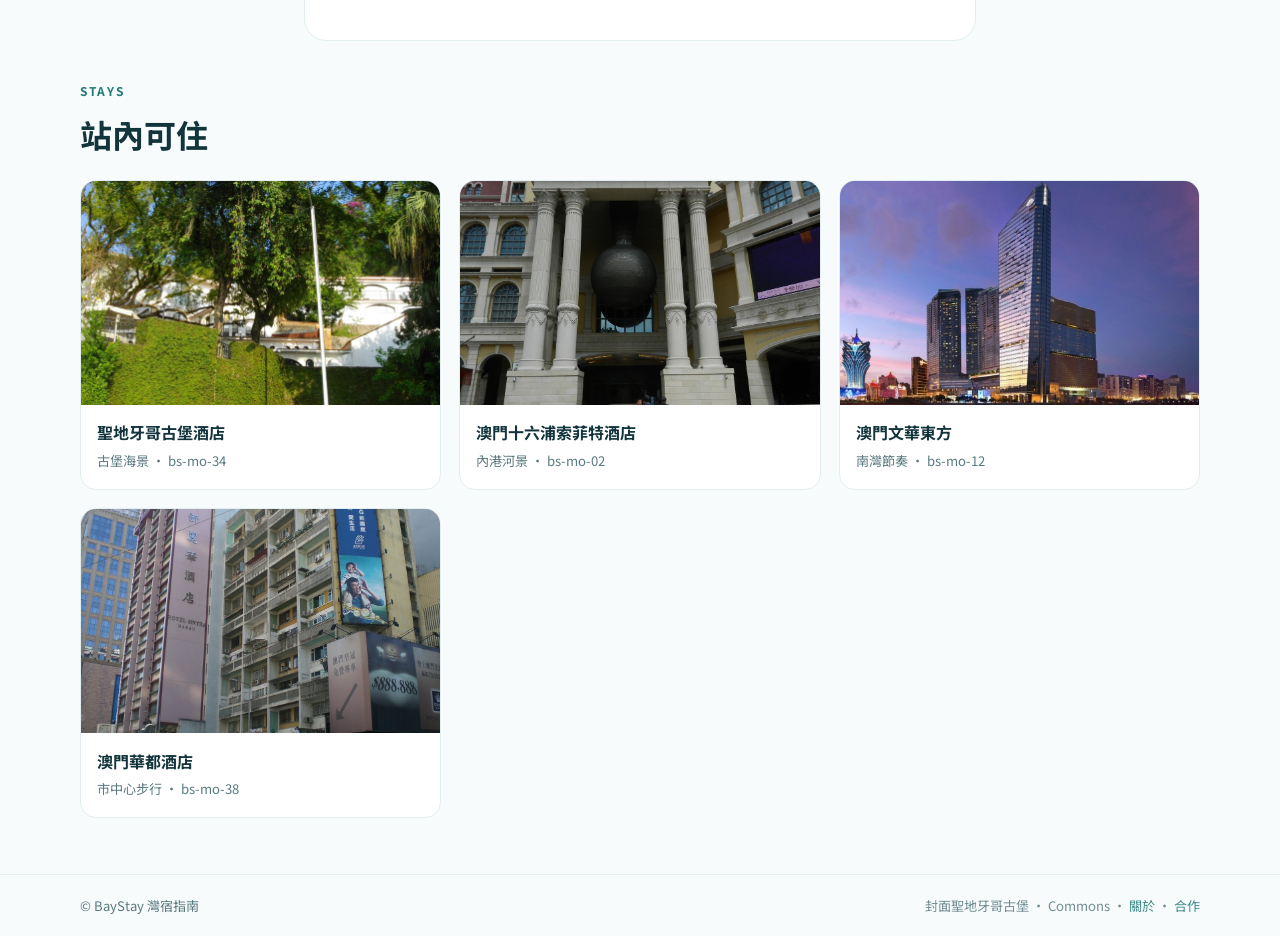
<file: baystay/features/2026-10-19-peninsula-slow-morning.html>
<!DOCTYPE html>
<html lang="zh-Hant">
<head>
  <meta charset="utf-8" />
  <meta name="viewport" content="width=device-width, initial-scale=1" />
  <title>澳門半島慢晨：古堡海景與老城小吃｜灣宿指南 BayStay</title>
  <meta name="description" content="澳門半島慢晨路線：從聖地牙哥古堡海景起步，經十六浦河畔，再走進老城小吃與南灣節奏。編輯精選住宿與散步，連回站內酒店。" />
  <link rel="stylesheet" href="../assets/style.css?v=20261021b" />
  <style>
    /* page-local: peninsula fort hero — do not alter global .article-hero (Cotai page) */
    .article-hero {
      background:
        linear-gradient(180deg, rgba(8,28,34,.35) 0%, rgba(8,28,34,.55) 55%, rgba(8,28,34,.82) 100%),
        url("../assets/features/peninsula-fort-16x9.jpg") center/cover no-repeat;
    }
  </style>
</head>
<body>
  <!-- LN editorial v1 · peninsula slow morning · Soft PASS copy 2026-10-19 · no preview banner -->

  <header class="site-header">
    <div class="wrap inner">
      <a class="logo" href="../index.html">灣宿指南 <span>BayStay</span></a>
      <nav class="nav" aria-label="主導航">
        <a href="../index.html">首頁</a>
        <a href="../listings.html">全部住宿</a>
        <a href="../partner.html">合作贊助</a>
        <a href="../about.html">關於</a>
      </nav>
    </div>
  </header>

  <header class="article-hero" aria-label="專題主視覺">
    <div class="inner">
      <p class="eyebrow">每日專題</p>
      <h1>澳門半島慢晨：古堡海景與老城小吃</h1>
      <p class="lead">先在古堡與河畔住下來，再沿半島老城慢慢走、慢慢吃。三站節奏，連回站內住宿。</p>
      <span class="date-chip">2026-10-19 · 澳門半島</span>
    </div>
  </header>

  <nav class="chapter-nav" aria-label="章節導航">
    <ul>
      <li><a href="#intro">前言</a></li>
      <li><a href="#stop-1">第一站</a></li>
      <li><a href="#stop-2">第二站</a></li>
      <li><a href="#stop-3">第三站</a></li>
      <li><a href="#close">收尾</a></li>
      <li><a href="#stays">站內可住</a></li>
    </ul>
  </nav>

  <div class="prose-wrap motion-reveal" id="intro">
    <p>到澳門半島，很多人把上午塞滿大三巴、議事亭與新馬路，午後才發現腿酸、胃口還沒醒。我比較推薦另一種開場：<strong>把早晨留給住宿與海景，把老城留給腳步變慢之後。</strong></p>
    <p>行李安頓好，先在房間或露台看一眼水面與城牆的光線。半島的魅力不在趕點，而在石階、窄巷與河風交替的節奏。下面這條慢晨路線，只談住宿周邊的散步與小吃，適合把「住」當成主軸的短途旅客。</p>
  </div>

  <blockquote class="pull-quote motion-reveal">
    <p>把早晨留給住宿與海景，把老城留給腳步變慢之後。</p>
    <p class="attrib">— 編輯精選 · 半島慢晨節奏</p>
  </blockquote>

  <section class="stop-chapter motion-reveal" id="stop-1" aria-label="第一站">
    <div class="stop-inner">
      <div class="stop-media" style="background-image:url('../assets/features/peninsula-fort-16x9.jpg')" role="img" aria-label="聖地牙哥古堡一帶 · 海景與石牆"></div>
      <div class="stop-copy">
        <span class="num" aria-hidden="true">1</span>
        <h2>聖地牙哥古堡一帶：海景與石牆晨光</h2>
        <p><strong>適合度假旅客：</strong>想一開窗就是水岸與城牆，而不必立刻走進人群。</p>
        <p>古堡酒店尺度偏小，走廊與泳池邊都適合慢慢醒來。早晨先在附近緩步十分鐘：石牆、樹影、對岸輪廓，比第一張打卡照更值得記住。親子旅客會喜歡這裡的安靜——不必催促，也不必排隊。把第一口咖啡或簡單早餐留給這段留白，再決定要不要往內港方向挪。</p>
        <a class="embed-card" href="../listing.html?id=bs-mo-34">
          <div>
            <strong>聖地牙哥古堡酒店</strong>
            <span>想把古堡海景當成住宿起點</span>
          </div>
          <span class="go">查看住宿 →</span>
        </a>
      </div>
    </div>
  </section>

  <section class="stop-chapter flip motion-reveal" id="stop-2" aria-label="第二站">
    <div class="stop-inner">
      <div class="stop-media" style="background-image:url('../assets/features/sofitel-ponte16-16x9.jpg')" role="img" aria-label="十六浦與內港河畔"></div>
      <div class="stop-copy">
        <span class="num" aria-hidden="true">2</span>
        <h2>十六浦與內港河畔：河景早餐後再出發</h2>
        <p><strong>適合度假旅客：</strong>喜歡河風、步行橋與「先吃好再進城」的節奏。</p>
        <p>從南灣側往內港挪，街區尺度更開闊。十六浦索菲特一帶適合先坐下來吃一頓不趕時間的早餐或早午餐：河景座位與室內冷氣，都比街邊站著吃更貼合慢晨。吃完不必立刻鑽進熱鬧核心；沿著河畔再走一段，讓步伐和消化同步。行李還在酒店，心裡也比較踏實。</p>
        <a class="embed-card" href="../listing.html?id=bs-mo-02">
          <div>
            <strong>澳門十六浦索菲特酒店</strong>
            <span>想體驗河景與內港步行節奏</span>
          </div>
          <span class="go">查看住宿 →</span>
        </a>
      </div>
    </div>
  </section>

  <section class="stop-chapter motion-reveal" id="stop-3" aria-label="第三站">
    <div class="stop-inner">
      <div class="stop-media" style="background-image:url('../assets/features/peninsula-fort-4x3.jpg')" role="img" aria-label="老城與南灣節奏輔圖"></div>
      <div class="stop-copy">
        <span class="num" aria-hidden="true">3</span>
        <h2>老城小吃與南灣收尾：步行可達的一口剛好</h2>
        <p><strong>適合度假旅客：</strong>想嘗杏仁餅、豬扒包或涼茶式甜品，又不想把上午變成美食馬拉松。</p>
        <p>走進議事亭前地與新馬路周邊，小吃選擇很多，但慢晨的關鍵是「點一兩樣就夠」。杏仁餅可外帶回房；豬扒包選一家隊伍不長的；天氣熱時，涼茶或糖水比油炸更友善。走累了往南灣挪，海風與樹蔭會把節奏拉回來。想住得離老城與南灣都近、又偏好泳池與海景，可看文華東方；若更在意市中心步行半徑，也可看華都。</p>
        <a class="embed-card" href="../listing.html?id=bs-mo-12">
          <div>
            <strong>澳門文華東方</strong>
            <span>老城與南灣之間 · 泳池與海景</span>
          </div>
          <span class="go">查看住宿 →</span>
        </a>
        <a class="embed-card" href="../listing.html?id=bs-mo-38" style="margin-top:0.75rem">
          <div>
            <strong>澳門華都酒店</strong>
            <span>市中心步行半徑</span>
          </div>
          <span class="go">查看住宿 →</span>
        </a>
      </div>
    </div>
  </section>

  <section class="close-chapter motion-reveal" id="close" aria-label="收尾">
    <h2>把句號畫在酒店，再決定下午</h2>
    <p>回到房間，沖個澡，把購物袋放下。半島真正舒服的時刻，往往不在下一間店，而在<strong>住宿與老城之間留白</strong>。上午走完這三站，下午大可什麼都不排：泳池邊坐十分鐘，或午睡到光線變軟再出門。</p>
    <p>今晚先鎖定房間，再決定明天要不要把同一條路線反方向再走一次：</p>
    <ul>
      <li><a href="../listing.html?id=bs-mo-34">聖地牙哥古堡酒店</a></li>
      <li><a href="../listing.html?id=bs-mo-02">澳門十六浦索菲特酒店</a></li>
      <li><a href="../listing.html?id=bs-mo-12">澳門文華東方</a></li>
      <li><a href="../listing.html?id=bs-mo-38">澳門華都酒店</a></li>
    </ul>
    <p style="margin-top:1rem">或回到首頁 <a href="../listings.html">瀏覽全部住宿</a>，按城市與設施標籤慢慢挑。</p>
  </section>

  <section class="stay-rail-wrap motion-reveal" id="stays" aria-label="站內可住">
    <p class="chapter-kicker">STAYS</p>
    <h2>站內可住</h2>
    <div class="stay-rail">
      <a class="stay-card" href="../listing.html?id=bs-mo-34">
        <div class="img" style="background-image:url('../assets/features/peninsula-fort-16x9.jpg')"></div>
        <div class="body">
          <h3>聖地牙哥古堡酒店</h3>
          <p>古堡海景 · bs-mo-34</p>
        </div>
      </a>
      <a class="stay-card" href="../listing.html?id=bs-mo-02">
        <div class="img" style="background-image:url('../assets/features/sofitel-ponte16-16x9.jpg')"></div>
        <div class="body">
          <h3>澳門十六浦索菲特酒店</h3>
          <p>內港河景 · bs-mo-02</p>
        </div>
      </a>
      <a class="stay-card" href="../listing.html?id=bs-mo-12">
        <div class="img" style="background-image:url('../assets/features/mandarin-oriental-16x9.jpg')"></div>
        <div class="body">
          <h3>澳門文華東方</h3>
          <p>南灣節奏 · bs-mo-12</p>
        </div>
      </a>
      <a class="stay-card" href="../listing.html?id=bs-mo-38">
        <div class="img" style="background-image:url('../assets/features/hotel-sintra-16x9.jpg')"></div>
        <div class="body">
          <h3>澳門華都酒店</h3>
          <p>市中心步行 · bs-mo-38</p>
        </div>
      </a>
    </div>
  </section>

  <footer class="site-footer">
    <div class="wrap inner">
      <span>© BayStay 灣宿指南</span>
      <span class="credit">封面聖地牙哥古堡 · Commons · <a href="../about.html">關於</a> · <a href="../partner.html">合作</a></span>
    </div>
  </footer>

  <script src="../assets/common.js?v=20261021b"></script>
  <script>
    if (typeof initMotionReveal === "function") initMotionReveal();
    if (typeof initChapterNavSpy === "function") initChapterNavSpy(".chapter-nav");
  </script>
</body>
</html>
</file>
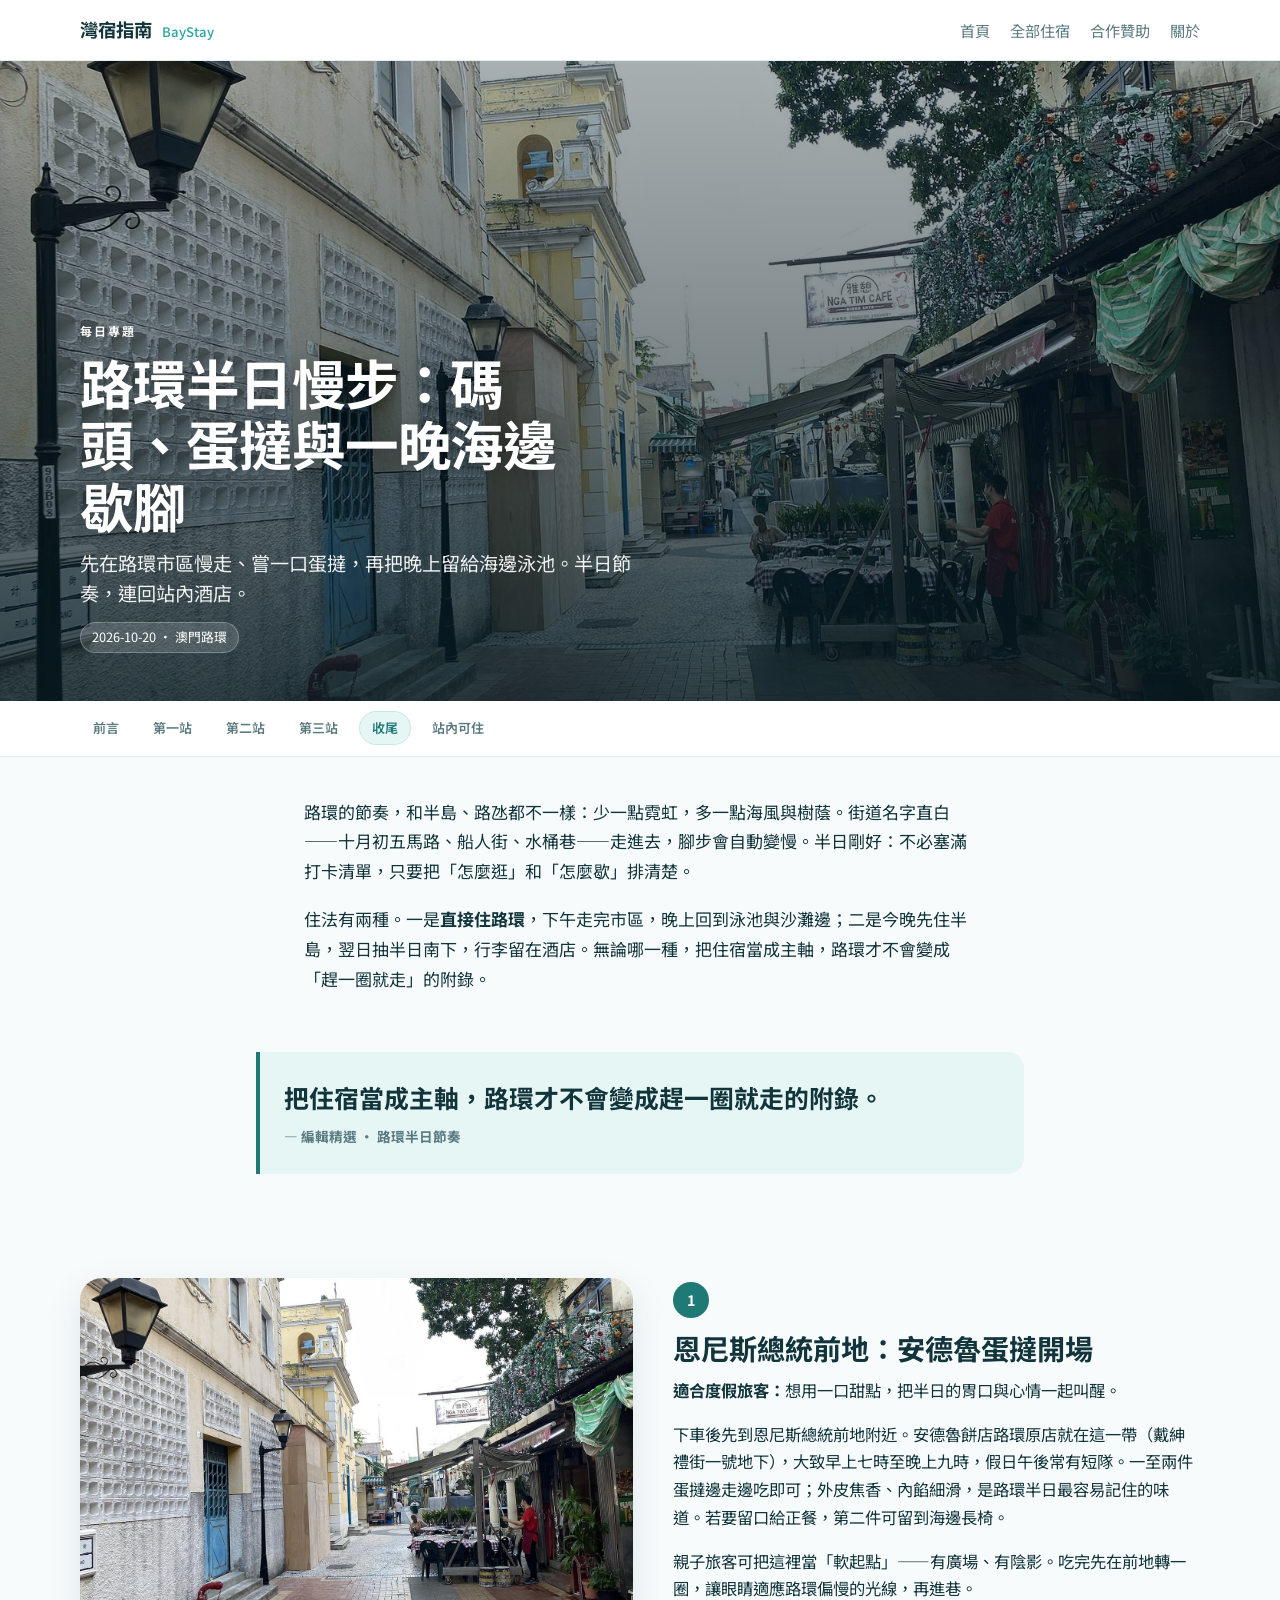
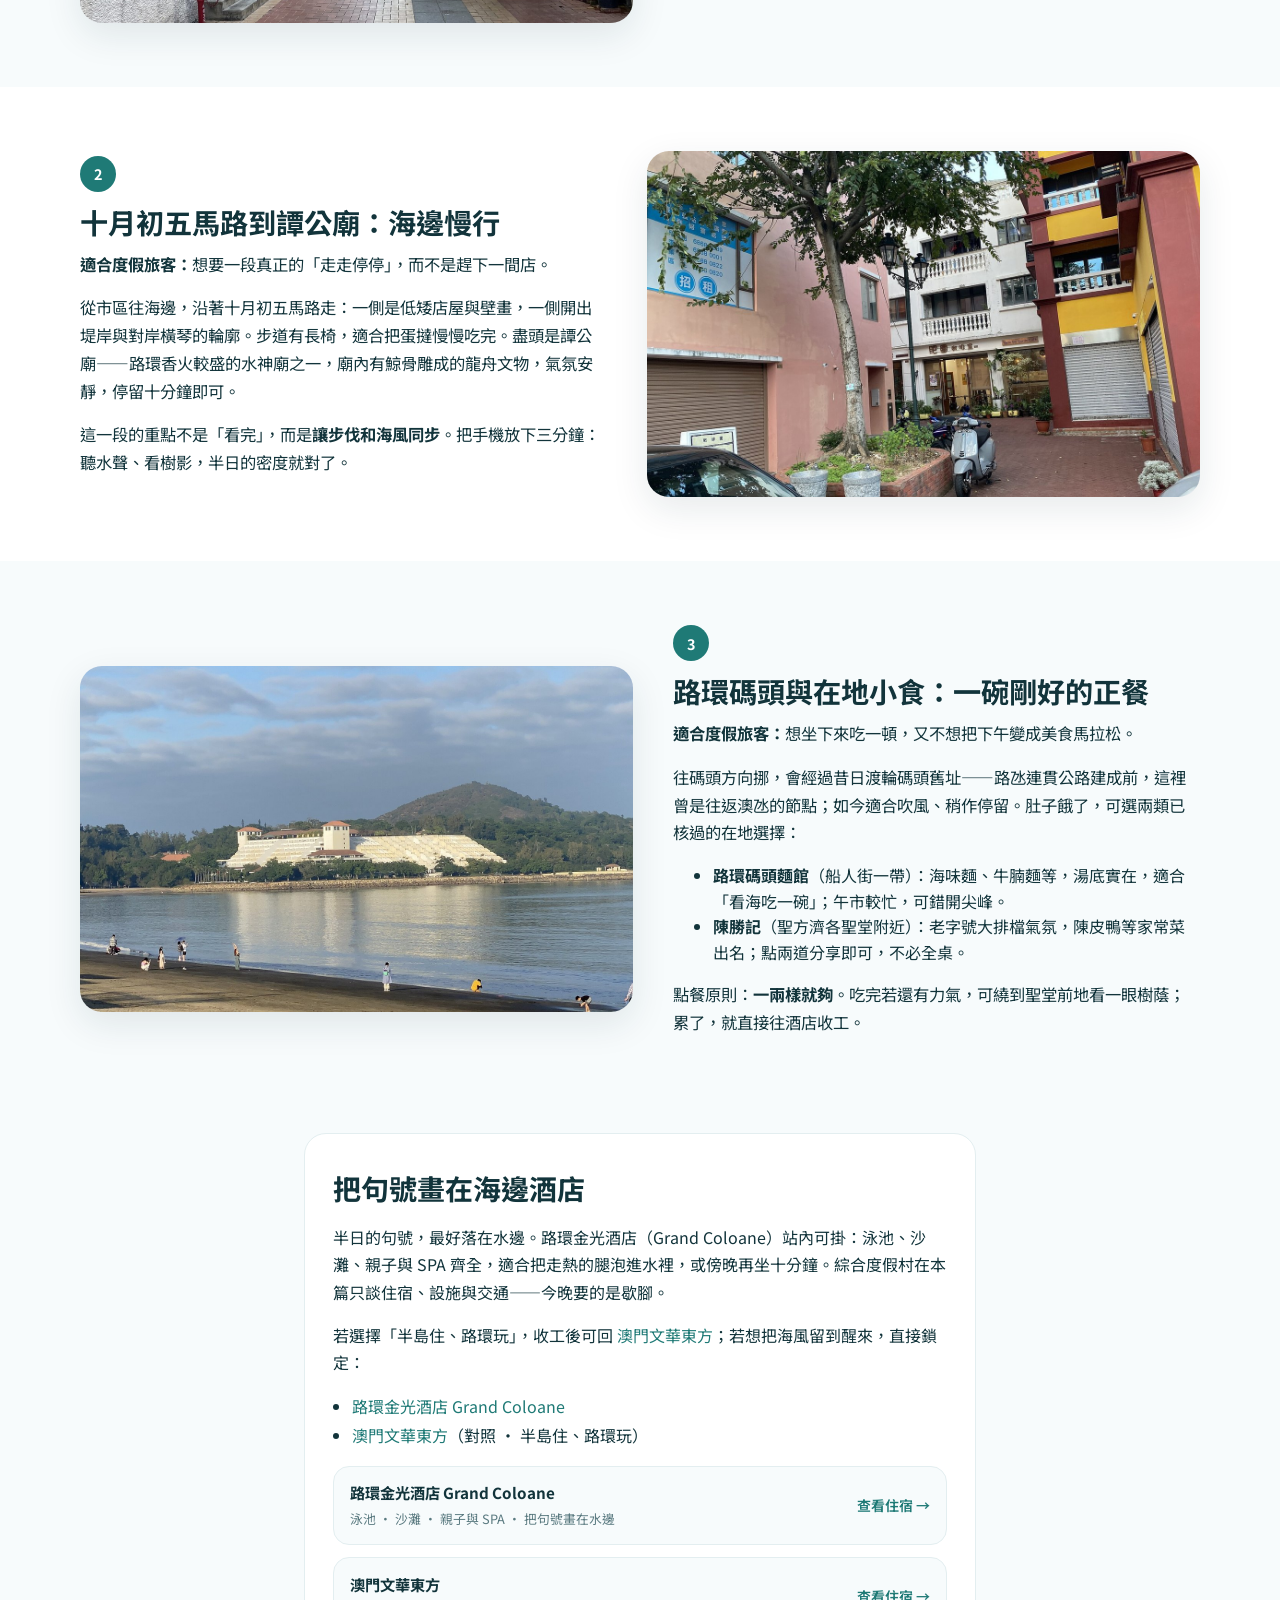
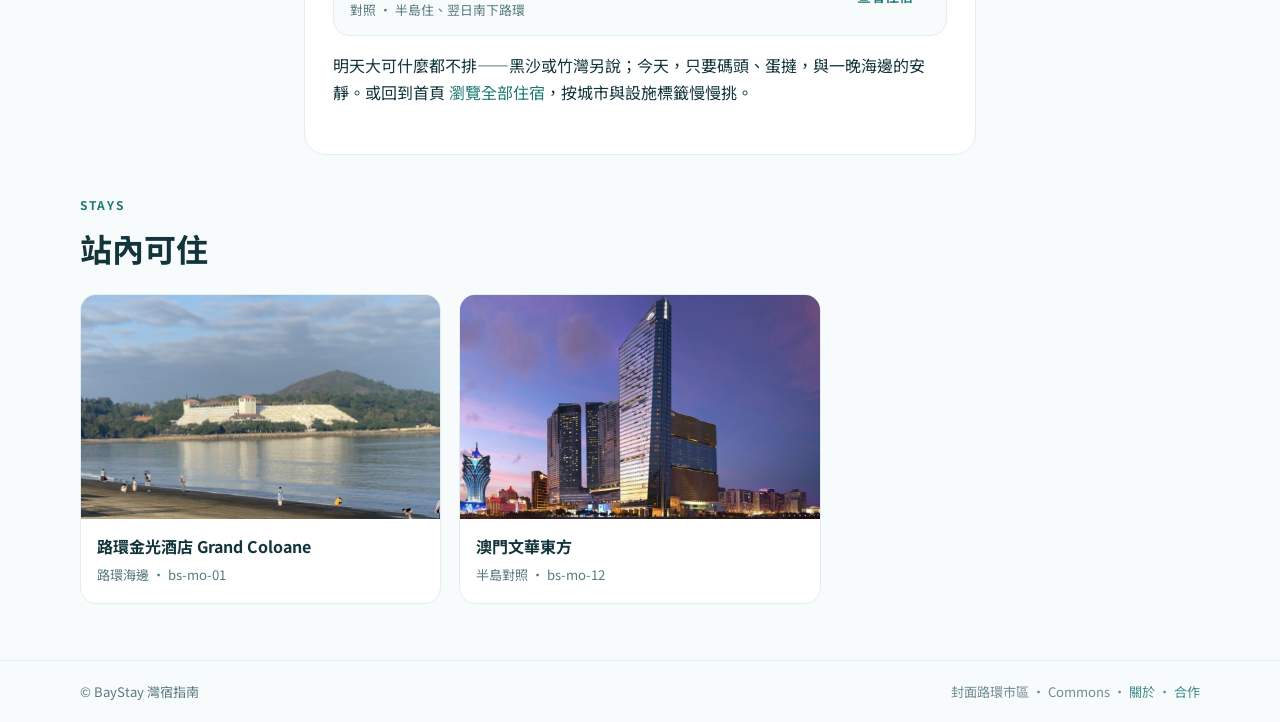
<file: baystay/features/2026-10-20-coloane-slow-halfday.html>
<!DOCTYPE html>
<html lang="zh-Hant">
<head>
  <meta charset="utf-8" />
  <meta name="viewport" content="width=device-width, initial-scale=1" />
  <title>路環半日慢步：碼頭、蛋撻與一晚海邊歇腳｜灣宿指南 BayStay</title>
  <meta name="description" content="澳門路環半日：從恩尼斯前地買蛋撻，沿十月初五馬路走到碼頭與譚公廟，再回海邊酒店歇腳。編輯節奏，連回站內住宿。" />
  <link rel="stylesheet" href="../assets/style.css?v=20261021b" />
  <style>
    /* page-local: coloane village hero — do not alter global .article-hero (Cotai page) */
    .article-hero {
      background:
        linear-gradient(180deg, rgba(8,28,34,.35) 0%, rgba(8,28,34,.55) 55%, rgba(8,28,34,.82) 100%),
        url("../assets/features/coloane-village-16x9.jpg") center/cover no-repeat;
    }
  </style>
</head>
<body>
  <!-- LN editorial v1 · coloane slow halfday · Soft PASS copy 2026-10-20 · no preview banner -->

  <header class="site-header">
    <div class="wrap inner">
      <a class="logo" href="../index.html">灣宿指南 <span>BayStay</span></a>
      <nav class="nav" aria-label="主導航">
        <a href="../index.html">首頁</a>
        <a href="../listings.html">全部住宿</a>
        <a href="../partner.html">合作贊助</a>
        <a href="../about.html">關於</a>
      </nav>
    </div>
  </header>

  <header class="article-hero" aria-label="專題主視覺">
    <div class="inner">
      <p class="eyebrow">每日專題</p>
      <h1>路環半日慢步：碼頭、蛋撻與一晚海邊歇腳</h1>
      <p class="lead">先在路環市區慢走、嘗一口蛋撻，再把晚上留給海邊泳池。半日節奏，連回站內酒店。</p>
      <span class="date-chip">2026-10-20 · 澳門路環</span>
    </div>
  </header>

  <nav class="chapter-nav" aria-label="章節導航">
    <ul>
      <li><a href="#intro">前言</a></li>
      <li><a href="#stop-1">第一站</a></li>
      <li><a href="#stop-2">第二站</a></li>
      <li><a href="#stop-3">第三站</a></li>
      <li><a href="#close">收尾</a></li>
      <li><a href="#stays">站內可住</a></li>
    </ul>
  </nav>

  <div class="prose-wrap motion-reveal" id="intro">
    <p>路環的節奏，和半島、路氹都不一樣：少一點霓虹，多一點海風與樹蔭。街道名字直白——十月初五馬路、船人街、水桶巷——走進去，腳步會自動變慢。半日剛好：不必塞滿打卡清單，只要把「怎麼逛」和「怎麼歇」排清楚。</p>
    <p>住法有兩種。一是<strong>直接住路環</strong>，下午走完市區，晚上回到泳池與沙灘邊；二是今晚先住半島，翌日抽半日南下，行李留在酒店。無論哪一種，把住宿當成主軸，路環才不會變成「趕一圈就走」的附錄。</p>
  </div>

  <blockquote class="pull-quote motion-reveal">
    <p>把住宿當成主軸，路環才不會變成趕一圈就走的附錄。</p>
    <p class="attrib">— 編輯精選 · 路環半日節奏</p>
  </blockquote>

  <section class="stop-chapter motion-reveal" id="stop-1" aria-label="第一站">
    <div class="stop-inner">
      <div class="stop-media" style="background-image:url('../assets/features/coloane-village-16x9.jpg')" role="img" aria-label="路環市區 · 恩尼斯前地一帶"></div>
      <div class="stop-copy">
        <span class="num" aria-hidden="true">1</span>
        <h2>恩尼斯總統前地：安德魯蛋撻開場</h2>
        <p><strong>適合度假旅客：</strong>想用一口甜點，把半日的胃口與心情一起叫醒。</p>
        <p>下車後先到恩尼斯總統前地附近。安德魯餅店路環原店就在這一帶（戴紳禮街一號地下），大致早上七時至晚上九時，假日午後常有短隊。一至兩件蛋撻邊走邊吃即可；外皮焦香、內餡細滑，是路環半日最容易記住的味道。若要留口給正餐，第二件可留到海邊長椅。</p>
        <p>親子旅客可把這裡當「軟起點」——有廣場、有陰影。吃完先在前地轉一圈，讓眼睛適應路環偏慢的光線，再進巷。</p>
      </div>
    </div>
  </section>

  <section class="stop-chapter flip motion-reveal" id="stop-2" aria-label="第二站">
    <div class="stop-inner">
      <div class="stop-media" style="background-image:url('../assets/features/coloane-village-4x3.jpg')" role="img" aria-label="路環巷弄與十月初五馬路節奏"></div>
      <div class="stop-copy">
        <span class="num" aria-hidden="true">2</span>
        <h2>十月初五馬路到譚公廟：海邊慢行</h2>
        <p><strong>適合度假旅客：</strong>想要一段真正的「走走停停」，而不是趕下一間店。</p>
        <p>從市區往海邊，沿著十月初五馬路走：一側是低矮店屋與壁畫，一側開出堤岸與對岸橫琴的輪廓。步道有長椅，適合把蛋撻慢慢吃完。盡頭是譚公廟——路環香火較盛的水神廟之一，廟內有鯨骨雕成的龍舟文物，氣氛安靜，停留十分鐘即可。</p>
        <p>這一段的重點不是「看完」，而是<strong>讓步伐和海風同步</strong>。把手機放下三分鐘：聽水聲、看樹影，半日的密度就對了。</p>
      </div>
    </div>
  </section>

  <section class="stop-chapter motion-reveal" id="stop-3" aria-label="第三站">
    <div class="stop-inner">
      <div class="stop-media" style="background-image:url('../assets/features/grand-coloane-16x9.jpg')" role="img" aria-label="路環海邊與碼頭方向景致"></div>
      <div class="stop-copy">
        <span class="num" aria-hidden="true">3</span>
        <h2>路環碼頭與在地小食：一碗剛好的正餐</h2>
        <p><strong>適合度假旅客：</strong>想坐下來吃一頓，又不想把下午變成美食馬拉松。</p>
        <p>往碼頭方向挪，會經過昔日渡輪碼頭舊址——路氹連貫公路建成前，這裡曾是往返澳氹的節點；如今適合吹風、稍作停留。肚子餓了，可選兩類已核過的在地選擇：</p>
        <ul>
          <li><strong>路環碼頭麵館</strong>（船人街一帶）：海味麵、牛腩麵等，湯底實在，適合「看海吃一碗」；午市較忙，可錯開尖峰。</li>
          <li><strong>陳勝記</strong>（聖方濟各聖堂附近）：老字號大排檔氣氛，陳皮鴨等家常菜出名；點兩道分享即可，不必全桌。</li>
        </ul>
        <p>點餐原則：<strong>一兩樣就夠</strong>。吃完若還有力氣，可繞到聖堂前地看一眼樹蔭；累了，就直接往酒店收工。</p>
      </div>
    </div>
  </section>

  <section class="close-chapter motion-reveal" id="close" aria-label="收尾">
    <h2>把句號畫在海邊酒店</h2>
    <p>半日的句號，最好落在水邊。路環金光酒店（Grand Coloane）站內可掛：泳池、沙灘、親子與 SPA 齊全，適合把走熱的腿泡進水裡，或傍晚再坐十分鐘。綜合度假村在本篇只談住宿、設施與交通——今晚要的是歇腳。</p>
    <p>若選擇「半島住、路環玩」，收工後可回 <a href="../listing.html?id=bs-mo-12">澳門文華東方</a>；若想把海風留到醒來，直接鎖定：</p>
    <ul>
      <li><a href="../listing.html?id=bs-mo-01">路環金光酒店 Grand Coloane</a></li>
      <li><a href="../listing.html?id=bs-mo-12">澳門文華東方</a>（對照 · 半島住、路環玩）</li>
    </ul>
    <a class="embed-card" href="../listing.html?id=bs-mo-01" style="margin-top:1rem;display:flex">
      <div>
        <strong>路環金光酒店 Grand Coloane</strong>
        <span>泳池 · 沙灘 · 親子與 SPA · 把句號畫在水邊</span>
      </div>
      <span class="go">查看住宿 →</span>
    </a>
    <a class="embed-card" href="../listing.html?id=bs-mo-12" style="margin-top:0.75rem;display:flex">
      <div>
        <strong>澳門文華東方</strong>
        <span>對照 · 半島住、翌日南下路環</span>
      </div>
      <span class="go">查看住宿 →</span>
    </a>
    <p style="margin-top:1rem">明天大可什麼都不排——黑沙或竹灣另說；今天，只要碼頭、蛋撻，與一晚海邊的安靜。或回到首頁 <a href="../listings.html">瀏覽全部住宿</a>，按城市與設施標籤慢慢挑。</p>
  </section>

  <section class="stay-rail-wrap motion-reveal" id="stays" aria-label="站內可住">
    <p class="chapter-kicker">STAYS</p>
    <h2>站內可住</h2>
    <div class="stay-rail">
      <a class="stay-card" href="../listing.html?id=bs-mo-01">
        <div class="img" style="background-image:url('../assets/features/grand-coloane-16x9.jpg')"></div>
        <div class="body">
          <h3>路環金光酒店 Grand Coloane</h3>
          <p>路環海邊 · bs-mo-01</p>
        </div>
      </a>
      <a class="stay-card" href="../listing.html?id=bs-mo-12">
        <div class="img" style="background-image:url('../assets/features/mandarin-oriental-16x9.jpg')"></div>
        <div class="body">
          <h3>澳門文華東方</h3>
          <p>半島對照 · bs-mo-12</p>
        </div>
      </a>
    </div>
  </section>

  <footer class="site-footer">
    <div class="wrap inner">
      <span>© BayStay 灣宿指南</span>
      <span class="credit">封面路環市區 · Commons · <a href="../about.html">關於</a> · <a href="../partner.html">合作</a></span>
    </div>
  </footer>

  <script src="../assets/common.js?v=20261021b"></script>
  <script>
    if (typeof initMotionReveal === "function") initMotionReveal();
    if (typeof initChapterNavSpy === "function") initChapterNavSpy(".chapter-nav");
  </script>
</body>
</html>
</file>
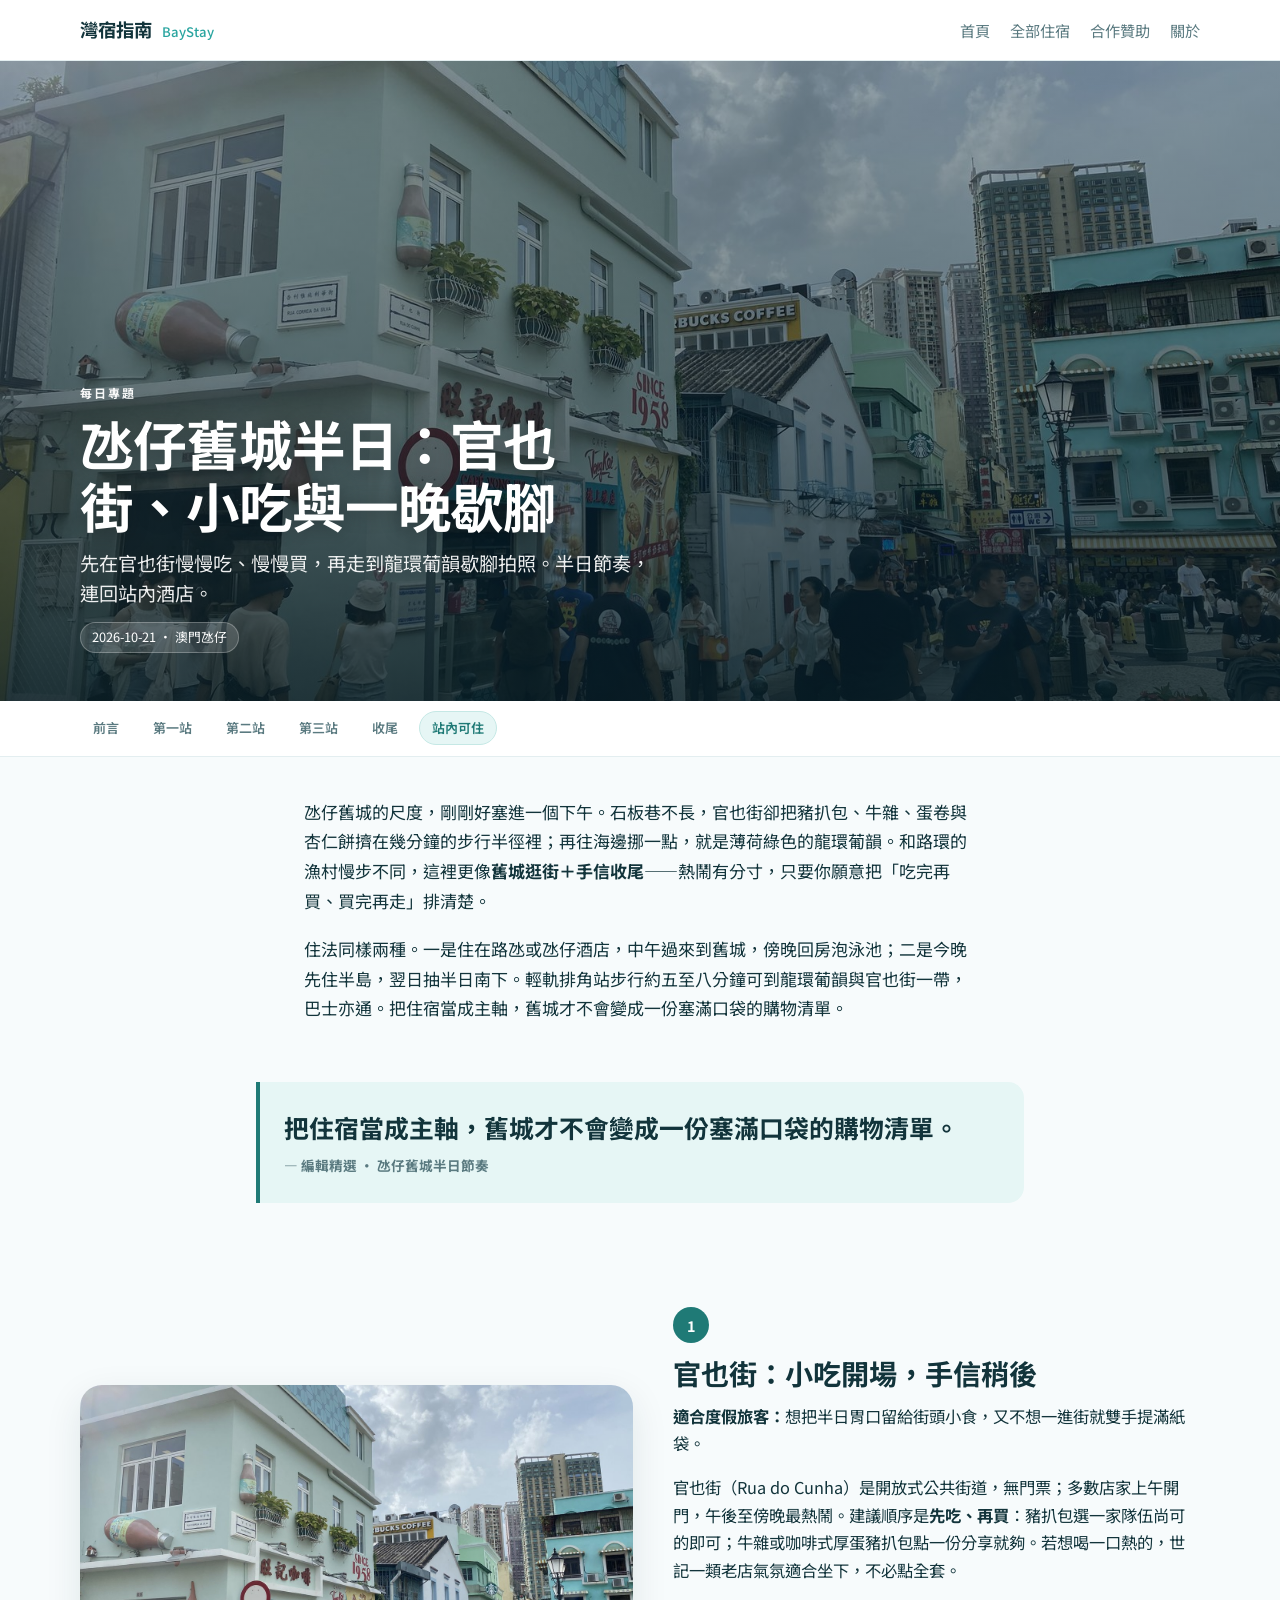
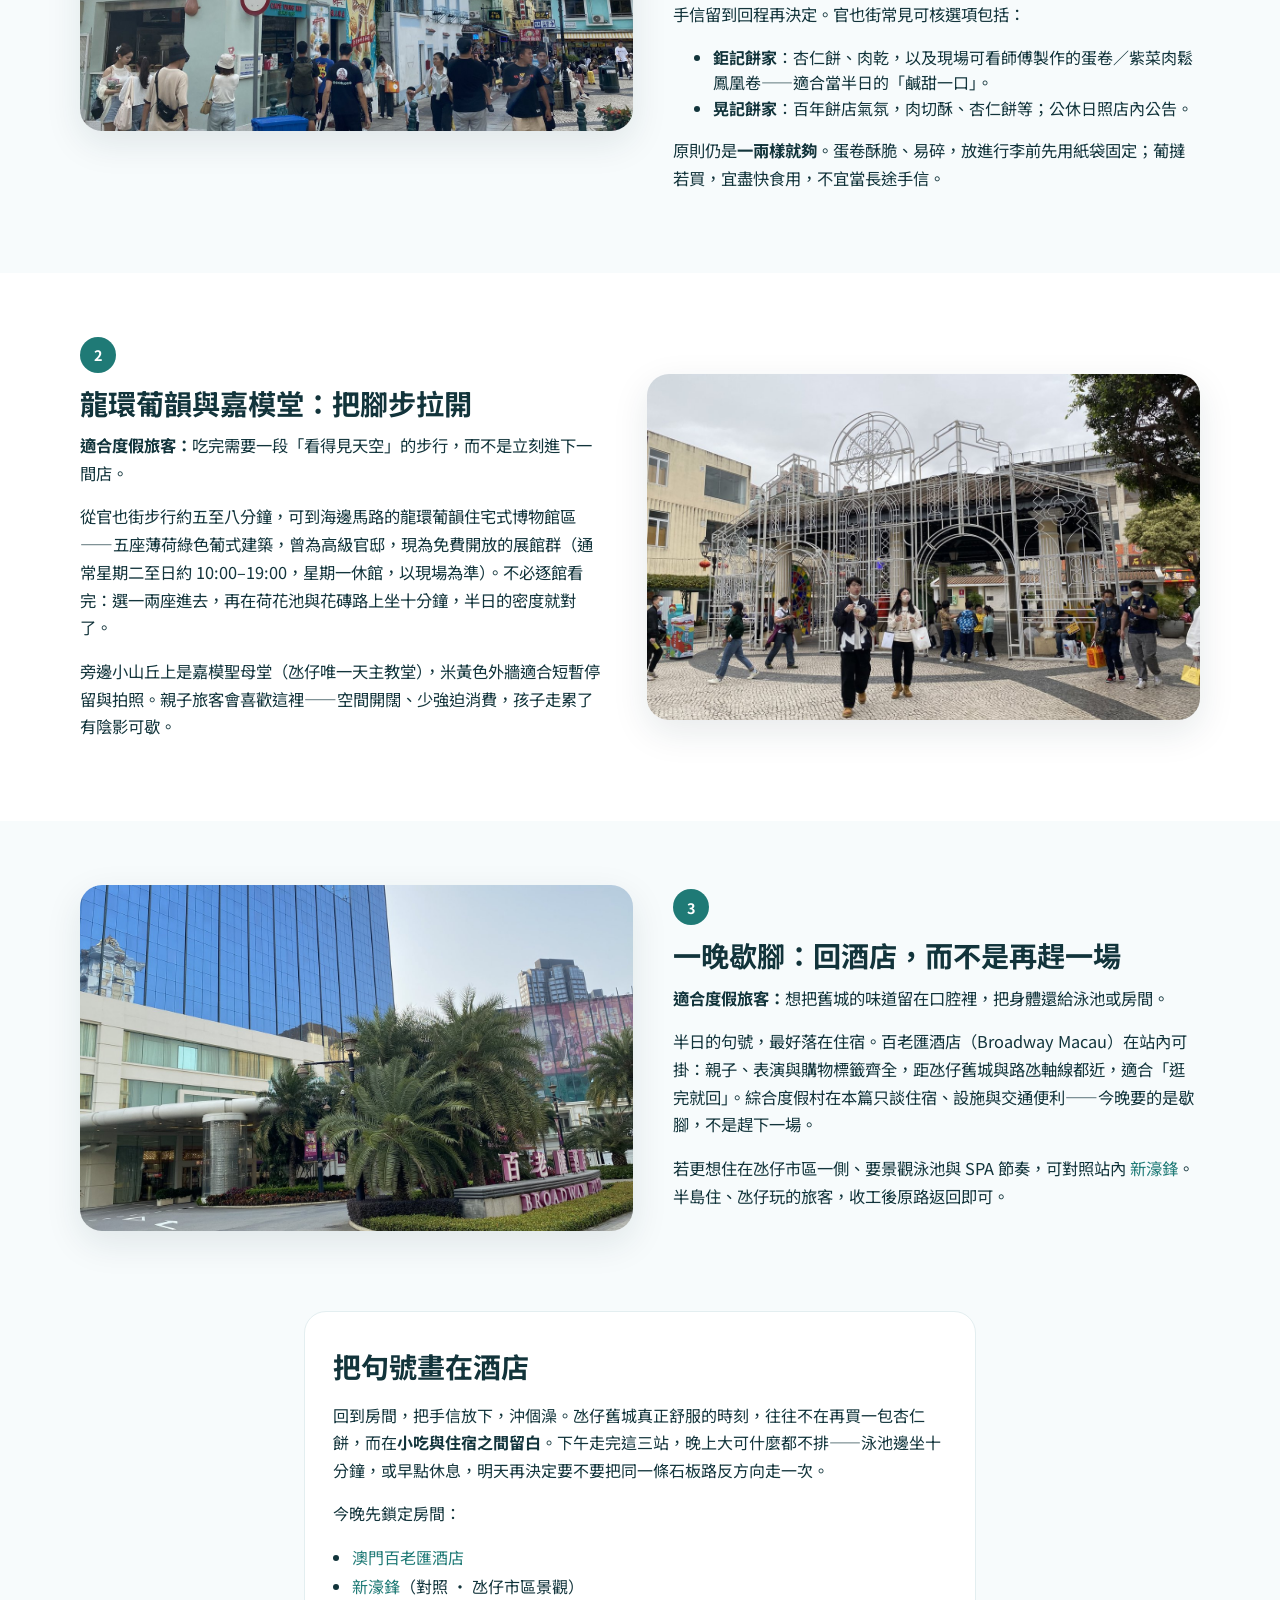
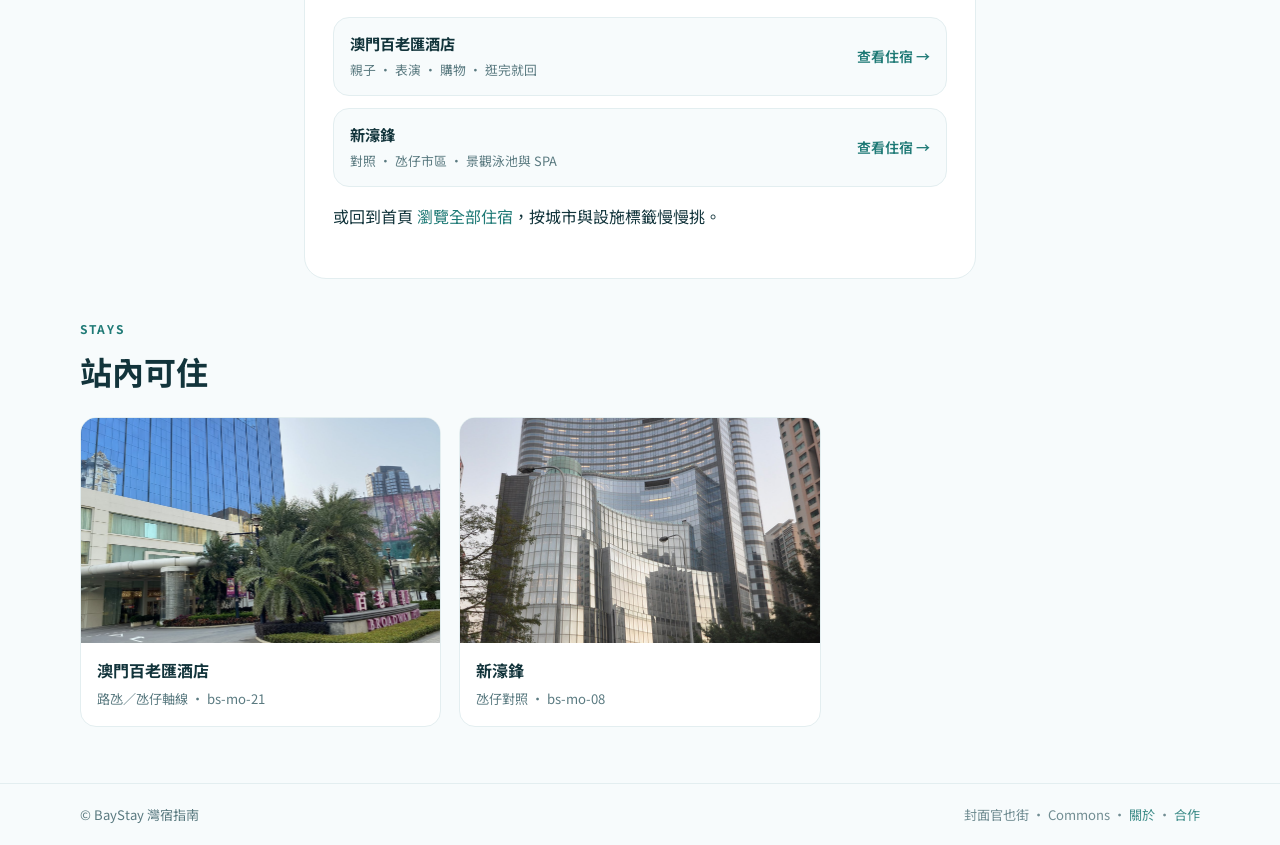
<file: baystay/features/2026-10-21-taipa-village-halfday.html>
<!DOCTYPE html>
<html lang="zh-Hant">
<head>
  <meta charset="utf-8" />
  <meta name="viewport" content="width=device-width, initial-scale=1" />
  <title>氹仔舊城半日：官也街、小吃與一晚歇腳｜灣宿指南 BayStay</title>
  <meta name="description" content="澳門氹仔舊城半日：官也街小吃與手信，步行龍環葡韻與嘉模堂一帶，再回鄰近酒店歇腳。編輯節奏，連回站內住宿。" />
  <link rel="stylesheet" href="../assets/style.css?v=20261021b" />
  <style>
    /* page-local: taipa village hero — do not alter global .article-hero */
    .article-hero {
      background:
        linear-gradient(180deg, rgba(8,28,34,.35) 0%, rgba(8,28,34,.55) 55%, rgba(8,28,34,.82) 100%),
        url("../assets/features/taipa-village-16x9.jpg") center/cover no-repeat;
    }
  </style>
</head>
<body>
  <!-- LN editorial v1 · taipa village halfday · Soft PASS copy 2026-10-21 · no preview banner · no live push -->

  <header class="site-header">
    <div class="wrap inner">
      <a class="logo" href="../index.html">灣宿指南 <span>BayStay</span></a>
      <nav class="nav" aria-label="主導航">
        <a href="../index.html">首頁</a>
        <a href="../listings.html">全部住宿</a>
        <a href="../partner.html">合作贊助</a>
        <a href="../about.html">關於</a>
      </nav>
    </div>
  </header>

  <header class="article-hero" aria-label="專題主視覺">
    <div class="inner">
      <p class="eyebrow">每日專題</p>
      <h1>氹仔舊城半日：官也街、小吃與一晚歇腳</h1>
      <p class="lead">先在官也街慢慢吃、慢慢買，再走到龍環葡韻歇腳拍照。半日節奏，連回站內酒店。</p>
      <span class="date-chip">2026-10-21 · 澳門氹仔</span>
    </div>
  </header>

  <nav class="chapter-nav" aria-label="章節導航">
    <ul>
      <li><a href="#intro">前言</a></li>
      <li><a href="#stop-1">第一站</a></li>
      <li><a href="#stop-2">第二站</a></li>
      <li><a href="#stop-3">第三站</a></li>
      <li><a href="#close">收尾</a></li>
      <li><a href="#stays">站內可住</a></li>
    </ul>
  </nav>

  <div class="prose-wrap motion-reveal" id="intro">
    <p>氹仔舊城的尺度，剛剛好塞進一個下午。石板巷不長，官也街卻把豬扒包、牛雜、蛋卷與杏仁餅擠在幾分鐘的步行半徑裡；再往海邊挪一點，就是薄荷綠色的龍環葡韻。和路環的漁村慢步不同，這裡更像<strong>舊城逛街＋手信收尾</strong>——熱鬧有分寸，只要你願意把「吃完再買、買完再走」排清楚。</p>
    <p>住法同樣兩種。一是住在路氹或氹仔酒店，中午過來到舊城，傍晚回房泡泳池；二是今晚先住半島，翌日抽半日南下。輕軌排角站步行約五至八分鐘可到龍環葡韻與官也街一帶，巴士亦通。把住宿當成主軸，舊城才不會變成一份塞滿口袋的購物清單。</p>
  </div>

  <blockquote class="pull-quote motion-reveal">
    <p>把住宿當成主軸，舊城才不會變成一份塞滿口袋的購物清單。</p>
    <p class="attrib">— 編輯精選 · 氹仔舊城半日節奏</p>
  </blockquote>

  <section class="stop-chapter motion-reveal" id="stop-1" aria-label="第一站">
    <div class="stop-inner">
      <div class="stop-media" style="background-image:url('../assets/features/taipa-village-16x9.jpg')" role="img" aria-label="氹仔官也街一帶"></div>
      <div class="stop-copy">
        <span class="num" aria-hidden="true">1</span>
        <h2>官也街：小吃開場，手信稍後</h2>
        <p><strong>適合度假旅客：</strong>想把半日胃口留給街頭小食，又不想一進街就雙手提滿紙袋。</p>
        <p>官也街（Rua do Cunha）是開放式公共街道，無門票；多數店家上午開門，午後至傍晚最熱鬧。建議順序是<strong>先吃、再買</strong>：豬扒包選一家隊伍尚可的即可；牛雜或咖啡式厚蛋豬扒包點一份分享就夠。若想喝一口熱的，世記一類老店氣氛適合坐下，不必點全套。</p>
        <p>手信留到回程再決定。官也街常見可核選項包括：</p>
        <ul>
          <li><strong>鉅記餅家</strong>：杏仁餅、肉乾，以及現場可看師傅製作的蛋卷／紫菜肉鬆鳳凰卷——適合當半日的「鹹甜一口」。</li>
          <li><strong>晃記餅家</strong>：百年餅店氣氛，肉切酥、杏仁餅等；公休日照店內公告。</li>
        </ul>
        <p>原則仍是<strong>一兩樣就夠</strong>。蛋卷酥脆、易碎，放進行李前先用紙袋固定；葡撻若買，宜盡快食用，不宜當長途手信。</p>
      </div>
    </div>
  </section>

  <section class="stop-chapter flip motion-reveal" id="stop-2" aria-label="第二站">
    <div class="stop-inner">
      <div class="stop-media" style="background-image:url('../assets/features/taipa-village-4x3.jpg')" role="img" aria-label="氹仔舊城巷弄與龍環葡韻方向"></div>
      <div class="stop-copy">
        <span class="num" aria-hidden="true">2</span>
        <h2>龍環葡韻與嘉模堂：把腳步拉開</h2>
        <p><strong>適合度假旅客：</strong>吃完需要一段「看得見天空」的步行，而不是立刻進下一間店。</p>
        <p>從官也街步行約五至八分鐘，可到海邊馬路的龍環葡韻住宅式博物館區——五座薄荷綠色葡式建築，曾為高級官邸，現為免費開放的展館群（通常星期二至日約 10:00–19:00，星期一休館，以現場為準）。不必逐館看完：選一兩座進去，再在荷花池與花磚路上坐十分鐘，半日的密度就對了。</p>
        <p>旁邊小山丘上是嘉模聖母堂（氹仔唯一天主教堂），米黃色外牆適合短暫停留與拍照。親子旅客會喜歡這裡——空間開闊、少強迫消費，孩子走累了有陰影可歇。</p>
      </div>
    </div>
  </section>

  <section class="stop-chapter motion-reveal" id="stop-3" aria-label="第三站">
    <div class="stop-inner">
      <div class="stop-media" style="background-image:url('../assets/features/broadway-macau-16x9.jpg')" role="img" aria-label="百老匯酒店一帶 · 回程歇腳"></div>
      <div class="stop-copy">
        <span class="num" aria-hidden="true">3</span>
        <h2>一晚歇腳：回酒店，而不是再趕一場</h2>
        <p><strong>適合度假旅客：</strong>想把舊城的味道留在口腔裡，把身體還給泳池或房間。</p>
        <p>半日的句號，最好落在住宿。百老匯酒店（Broadway Macau）在站內可掛：親子、表演與購物標籤齊全，距氹仔舊城與路氹軸線都近，適合「逛完就回」。綜合度假村在本篇只談住宿、設施與交通便利——今晚要的是歇腳，不是趕下一場。</p>
        <p>若更想住在氹仔市區一側、要景觀泳池與 SPA 節奏，可對照站內 <a href="../listing.html?id=bs-mo-08">新濠鋒</a>。半島住、氹仔玩的旅客，收工後原路返回即可。</p>
      </div>
    </div>
  </section>

  <section class="close-chapter motion-reveal" id="close" aria-label="收尾">
    <h2>把句號畫在酒店</h2>
    <p>回到房間，把手信放下，沖個澡。氹仔舊城真正舒服的時刻，往往不在再買一包杏仁餅，而在<strong>小吃與住宿之間留白</strong>。下午走完這三站，晚上大可什麼都不排——泳池邊坐十分鐘，或早點休息，明天再決定要不要把同一條石板路反方向走一次。</p>
    <p>今晚先鎖定房間：</p>
    <ul>
      <li><a href="../listing.html?id=bs-mo-21">澳門百老匯酒店</a></li>
      <li><a href="../listing.html?id=bs-mo-08">新濠鋒</a>（對照 · 氹仔市區景觀）</li>
    </ul>
    <a class="embed-card" href="../listing.html?id=bs-mo-21" style="margin-top:1rem;display:flex">
      <div>
        <strong>澳門百老匯酒店</strong>
        <span>親子 · 表演 · 購物 · 逛完就回</span>
      </div>
      <span class="go">查看住宿 →</span>
    </a>
    <a class="embed-card" href="../listing.html?id=bs-mo-08" style="margin-top:0.75rem;display:flex">
      <div>
        <strong>新濠鋒</strong>
        <span>對照 · 氹仔市區 · 景觀泳池與 SPA</span>
      </div>
      <span class="go">查看住宿 →</span>
    </a>
    <p style="margin-top:1rem">或回到首頁 <a href="../listings.html">瀏覽全部住宿</a>，按城市與設施標籤慢慢挑。</p>
  </section>

  <section class="stay-rail-wrap motion-reveal" id="stays" aria-label="站內可住">
    <p class="chapter-kicker">STAYS</p>
    <h2>站內可住</h2>
    <div class="stay-rail">
      <a class="stay-card" href="../listing.html?id=bs-mo-21">
        <div class="img" style="background-image:url('../assets/features/broadway-macau-16x9.jpg')"></div>
        <div class="body">
          <h3>澳門百老匯酒店</h3>
          <p>路氹／氹仔軸線 · bs-mo-21</p>
        </div>
      </a>
      <a class="stay-card" href="../listing.html?id=bs-mo-08">
        <div class="img" style="background-image:url('../assets/features/altira-macau-16x9.jpg')"></div>
        <div class="body">
          <h3>新濠鋒</h3>
          <p>氹仔對照 · bs-mo-08</p>
        </div>
      </a>
    </div>
  </section>

  <footer class="site-footer">
    <div class="wrap inner">
      <span>© BayStay 灣宿指南</span>
      <span class="credit">封面官也街 · Commons · <a href="../about.html">關於</a> · <a href="../partner.html">合作</a></span>
    </div>
  </footer>

  <script src="../assets/common.js?v=20261021b"></script>
  <script>
    if (typeof initMotionReveal === "function") initMotionReveal();
    if (typeof initChapterNavSpy === "function") initChapterNavSpy(".chapter-nav");
  </script>
</body>
</html>
</file>
<file: baystay/assets/style.css>
@import url("https://fonts.googleapis.com/css2?family=Noto+Sans+TC:wght@400;500;600;700&display=swap");

:root {
  --bg: #f7fbfc;
  --surface: #ffffff;
  --ink: #12343b;
  --muted: #5a7a80;
  --teal: #2aa5a0;
  --teal-soft: #e6f6f5;
  --chip-bg: #f2f9f9;
  --chip-border: #d5e8ea;
  --chip-text: #3a6b72;
  --border: #e3eef0;
  --city: #7a9aa0;
  --featured: #2aa5a0;
  --radius: 16px;
  --radius-lg: 22px;
  --shadow: 0 4px 16px rgba(18, 52, 59, 0.04);
  --shadow-panel: 0 16px 48px rgba(18, 52, 59, 0.12);
  --shadow-filter: 0 6px 24px rgba(18, 52, 59, 0.05);
  --shadow-hover: 0 12px 32px rgba(18, 52, 59, 0.10);
  --teal-text: #1F7A76;
  --max: 1120px;
  --ln-max: 1200px;
  --font: "Noto Sans TC", "PingFang TC", "Microsoft JhengHei", system-ui, sans-serif;
  /* LN motion tokens (MOTION Soft PASS 0.93) */
  --motion-fast: 100ms;
  --motion-chip: 180ms;
  --motion-lift: 280ms;
  --motion-reveal: 480ms;
  --motion-fade: 400ms;
  --ease-out: cubic-bezier(.25, .1, .25, 1);
  --lift-y: -8px;
  --lift-y-btn: -2px;
  --reveal-y: 16px;
  --reveal-stagger: 80ms;
  --focus-ring: 2px solid var(--teal);
  /* A-dark alt (unused; no switcher UI)
  --a-bg: #0b1c20; --a-ink: #e8f4f5; --a-teal: #3ec4be;
  */
}

* { box-sizing: border-box; }
html { scroll-behavior: smooth; }
body {
  margin: 0;
  font-family: var(--font);
  background: var(--bg);
  color: var(--ink);
  line-height: 1.6;
  min-height: 100vh;
  display: flex;
  flex-direction: column;
}

a { color: var(--teal-text); text-decoration: none; }
a:hover { text-decoration: underline; }

.wrap {
  width: min(100% - 2rem, var(--max));
  margin-inline: auto;
}

/* —— Header —— */
.site-header {
  background: var(--surface);
  border-bottom: 1px solid var(--border);
  position: sticky;
  top: 0;
  z-index: 40;
}
.site-header.site-header--hero {
  position: absolute;
  left: 0; right: 0;
  background: rgba(10, 40, 48, 0.42);
  border-bottom: none;
  backdrop-filter: blur(12px);
  -webkit-backdrop-filter: blur(12px);
}
.site-header.site-header--hero .logo { color: #fff; text-shadow: 0 1px 8px rgba(0,0,0,.2); }
.site-header.site-header--hero .logo span { color: rgba(255,255,255,.9); }
.site-header.site-header--hero .nav a { color: rgba(255,255,255,.92); text-shadow: 0 1px 8px rgba(0,0,0,.2); }
.site-header.site-header--hero .nav a:hover,
.site-header.site-header--hero .nav a.active { color: #fff; }

.site-header .inner {
  display: flex;
  align-items: center;
  justify-content: space-between;
  gap: 1rem;
  padding: 0.95rem 0;
  flex-wrap: wrap;
}
.logo {
  font-weight: 700;
  font-size: 1.15rem;
  color: var(--ink);
  text-decoration: none;
}
.logo:hover { text-decoration: none; }
.logo span {
  color: var(--teal);
  font-weight: 500;
  font-size: 0.82rem;
  margin-left: 0.4rem;
}
.nav { display: flex; gap: 1.25rem; flex-wrap: wrap; font-size: 0.95rem; }
.nav a { color: var(--muted); text-decoration: none; }
.nav a:hover, .nav a.active { color: var(--teal); font-weight: 600; }

/* —— Home hero —— */
.hero-ocean {
  position: relative;
  color: #fff;
  background:
    linear-gradient(180deg, rgba(10, 40, 48, 0.55) 0%, rgba(10, 40, 48, 0.25) 45%, rgba(10, 40, 48, 0.62) 100%),
    url("hero-home.jpg") center/cover no-repeat;
  padding: 7.5rem 0 3.5rem;
  min-height: 380px;
  display: flex;
  flex-direction: column;
  justify-content: flex-end;
}
.hero-ocean h1 {
  font-size: clamp(1.75rem, 4.2vw, 2.6rem);
  font-weight: 700;
  line-height: 1.25;
  margin: 0 0 0.65rem;
  max-width: 42rem;
}
.hero-ocean .sub {
  font-size: 1.05rem;
  opacity: 0.93;
  max-width: 36rem;
  margin: 0 0 1.25rem;
  line-height: 1.65;
}
.hero-actions { display: flex; gap: 0.75rem; flex-wrap: wrap; align-items: center; }

.btn {
  display: inline-block;
  padding: 0.7rem 1.4rem;
  border-radius: 999px;
  font-weight: 600;
  font-size: 0.95rem;
  border: none;
  cursor: pointer;
  text-decoration: none;
  font-family: inherit;
  transition: transform 200ms ease, box-shadow 200ms ease, opacity 200ms ease;
}
.btn:hover { text-decoration: none; opacity: 0.94; }
.btn-primary {
  display: inline-flex; align-items: center; justify-content: center;
  background: var(--teal); color: #fff;
  padding: 0.7rem 1.35rem; border-radius: 999px;
  font-weight: 600; font-size: 0.9375rem; border: none;
  text-decoration: none; font-family: inherit; cursor: pointer;
  transition: transform 200ms ease, box-shadow 200ms ease, filter 200ms ease;
}
.btn.btn-primary { padding: 0.7rem 1.4rem; }
.btn-primary:hover {
  transform: translateY(-2px);
  box-shadow: 0 8px 20px rgba(42, 165, 160, 0.35);
  opacity: 1;
}
.btn-primary:active { transform: scale(0.98); }
.btn:focus-visible,
.chip:focus-visible,
.card a:focus-visible,
.card:focus-visible {
  outline: 2px solid var(--teal);
  outline-offset: 2px;
}
.btn-ghost {
  background: var(--surface);
  color: var(--ink);
  border: 1px solid var(--border);
}
.btn-ghost-light {
  background: rgba(255, 255, 255, 0.18);
  color: #fff;
  border: 1px solid rgba(255, 255, 255, 0.55);
  backdrop-filter: blur(4px);
}

/* Floating filter panel under hero */
.panel-float {
  margin: -2rem auto 0;
  position: relative;
  z-index: 5;
  background: var(--surface);
  border-radius: var(--radius-lg);
  padding: 1.35rem 1.4rem 1.5rem;
  box-shadow: var(--shadow-panel);
  width: min(100% - 2rem, var(--max));
}

/* Sections */
.section { padding: 1.5rem 0 2.5rem; }
.section-head {
  display: flex;
  align-items: baseline;
  justify-content: space-between;
  gap: 1rem;
  margin-bottom: 1rem;
}
.section-head h2 { margin: 0; font-size: 1.15rem; font-weight: 700; }
.section-head a { font-size: 0.9rem; font-weight: 500; color: var(--teal-text); }

.hrow {
  display: flex;
  justify-content: space-between;
  align-items: flex-end;
  gap: 1rem;
  flex-wrap: wrap;
  margin-bottom: 1.1rem;
}
.hrow h1 { margin: 0; font-size: clamp(1.5rem, 3vw, 1.75rem); font-weight: 700; }
.hrow p { margin: 0.25rem 0 0; font-size: 0.95rem; color: var(--muted); }
.count { font-size: 0.9rem; color: var(--teal); font-weight: 600; }

/* City chips */
.chips {
  display: flex;
  flex-wrap: wrap;
  gap: 0.5rem;
  align-items: center;
  margin-bottom: 0.85rem;
}
.chip {
  border: 1px solid var(--chip-border);
  background: var(--chip-bg);
  padding: 0.45rem 0.9rem;
  border-radius: 999px;
  font-size: 0.85rem;
  color: var(--chip-text);
  font-family: inherit;
  cursor: pointer;
  line-height: 1.3;
  /* M1 chip spring OFF — color/border only */
  transition: background var(--motion-chip) ease, color var(--motion-chip) ease, border-color var(--motion-chip) ease, box-shadow var(--motion-chip) ease;
}
.chip:hover { border-color: var(--teal); color: var(--teal-text); }
.chip.on,
.chip.is-active {
  background: var(--teal);
  color: #fff;
  border-color: var(--teal);
  font-weight: 600;
  box-shadow: 0 4px 14px rgba(42, 165, 160, 0.28);
  transform: none;
}
.chip:active { transform: scale(0.98); }
.chip.on:active,
.chip.is-active:active { transform: scale(0.98); }
.chip .chip-n {
  font-size: 0.72rem;
  opacity: 0.85;
  margin-left: 0.2rem;
}
.chip-sep { color: #b7ced2; margin: 0 0.15rem; user-select: none; }

/* Filter bar */
.filter-bar {
  background: var(--surface);
  border: 1px solid var(--border);
  border-radius: 18px;
  padding: 1rem 1.1rem;
  margin-bottom: 1.1rem;
  box-shadow: var(--shadow-filter);
}
.filters {
  display: flex;
  gap: 0.75rem;
  flex-wrap: wrap;
  align-items: center;
}
.filters label {
  display: flex;
  flex-direction: column;
  gap: 0.25rem;
  font-size: 0.78rem;
  color: var(--muted);
  font-weight: 600;
}
.filters select {
  appearance: none;
  border: 1px solid var(--chip-border);
  background: var(--bg);
  border-radius: 10px;
  padding: 0.5rem 0.75rem;
  font-size: 0.88rem;
  color: var(--ink);
  font-family: inherit;
  min-width: 120px;
}
.filter-check {
  flex-direction: row !important;
  align-items: center !important;
  gap: 0.45rem !important;
  margin-top: 1.15rem;
  font-size: 0.88rem !important;
  color: var(--chip-text) !important;
  font-weight: 500 !important;
}
.filter-check input { accent-color: var(--teal); }
.results-count { color: var(--teal); font-size: 0.9rem; font-weight: 600; margin-bottom: 0.85rem; }

/* Cards */
.cards {
  display: grid;
  grid-template-columns: repeat(auto-fill, minmax(260px, 1fr));
  gap: 1rem;
}
.card {
  background: var(--surface);
  border: 1px solid var(--border);
  border-radius: var(--radius);
  overflow: hidden;
  box-shadow: var(--shadow);
  display: flex;
  flex-direction: column;
  transition: transform 280ms ease, box-shadow 280ms ease, border-color 280ms ease;
  text-decoration: none;
  color: inherit;
}
.card:hover {
  border-color: #c5e8e5;
  box-shadow: var(--shadow-hover);
  text-decoration: none;
}
@media (hover: hover) and (pointer: fine) {
  .card:hover {
    transform: translateY(-8px);
    box-shadow: var(--shadow-hover);
  }
}
.card-img {
  height: 148px;
  background-size: cover;
  background-position: center;
  background-color: #d5e8ea;
  flex-shrink: 0;
  opacity: 0;
  transition: opacity 400ms ease;
}
.card-img.is-loaded { opacity: 1; }
.card-body { padding: 0.75rem 0.9rem 1rem; display: flex; flex-direction: column; gap: 0.2rem; flex: 1; }
.card .tag {
  font-size: 0.7rem;
  color: var(--teal);
  font-weight: 700;
  letter-spacing: 0.08em;
}
.card .city-label {
  font-size: 0.7rem;
  color: var(--city);
  font-weight: 600;
}
.card h3 { margin: 0.15rem 0 0.1rem; font-size: 0.98rem; font-weight: 600; color: var(--ink); line-height: 1.35; }
.card h3 a { color: inherit; text-decoration: none; }
.card h3 a:hover { color: var(--teal); }
.card .en { color: var(--muted); font-size: 0.78rem; }
.card .meta { font-size: 0.8rem; color: var(--muted); }
.card .one-liner { font-size: 0.82rem; color: var(--muted); margin: 0.2rem 0 0; flex: 1; }
.badge-row { display: flex; flex-wrap: wrap; gap: 0.3rem; margin-top: 0.35rem; }
.badge {
  font-size: 0.68rem;
  padding: 0.12rem 0.45rem;
  border-radius: 999px;
  background: var(--teal-soft);
  color: var(--teal);
  font-weight: 600;
}
.badge.featured { background: var(--teal-soft); color: var(--teal); }
.badge.tier { background: #f0f5f6; color: var(--muted); }

/* Detail */
.detail {
  background: var(--surface);
  border: 1px solid var(--border);
  border-radius: var(--radius);
  overflow: hidden;
  box-shadow: var(--shadow);
  max-width: 680px;
}
.detail-hero {
  height: 220px;
  background-size: cover;
  background-position: center;
  background-color: #d5e8ea;
}
.detail-body { padding: 1.35rem 1.5rem 1.5rem; }
.detail h1 { margin: 0.35rem 0 0.2rem; font-size: 1.45rem; }
.detail .en { color: var(--muted); margin-bottom: 0.75rem; }
.detail dl {
  display: grid;
  grid-template-columns: 7rem 1fr;
  gap: 0.5rem 1rem;
  margin: 1rem 0;
}
.detail dt { color: var(--muted); font-size: 0.9rem; }
.detail dd { margin: 0; }
.policy-note {
  background: var(--teal-soft);
  border-radius: 10px;
  padding: 0.75rem 1rem;
  font-size: 0.9rem;
  margin: 1rem 0;
}

/* Prose */
.prose {
  background: var(--surface);
  border: 1px solid var(--border);
  border-radius: var(--radius);
  padding: 1.5rem 1.75rem;
  max-width: 720px;
  box-shadow: var(--shadow);
}
.prose h1 { margin-top: 0; }
.prose h2 { font-size: 1.1rem; margin-top: 1.5rem; color: var(--ink); }
.prose table { width: 100%; border-collapse: collapse; font-size: 0.9rem; }
.prose th, .prose td { border: 1px solid var(--border); padding: 0.5rem 0.65rem; text-align: left; }
.prose th { background: var(--chip-bg); }
.prose ul { padding-left: 1.2rem; }

.value-grid {
  display: grid;
  grid-template-columns: repeat(auto-fit, minmax(200px, 1fr));
  gap: 0.75rem;
  margin: 1.25rem 0;
}
.value-item {
  background: var(--surface);
  border: 1px solid var(--border);
  border-radius: var(--radius);
  padding: 1rem;
  box-shadow: var(--shadow);
}
.value-item strong { display: block; margin-bottom: 0.25rem; color: var(--teal); }

/* Footer */
.site-footer {
  margin-top: auto;
  border-top: 1px solid var(--border);
  padding: 1.25rem 0;
  font-size: 0.82rem;
  color: var(--muted);
}
.site-footer .inner {
  display: flex;
  flex-wrap: wrap;
  gap: 0.5rem 1.5rem;
  justify-content: space-between;
}
.credit { opacity: 0.85; }

.empty {
  color: var(--muted);
  padding: 2.5rem 1rem;
  text-align: center;
  background: var(--surface);
  border: 1px dashed var(--border);
  border-radius: var(--radius);
}
.error { color: #a33; padding: 1rem; background: #fdf0f0; border-radius: 8px; }

.note-center {
  margin-top: 1rem;
  font-size: 0.78rem;
  color: #8aa0a5;
  text-align: center;
}

@media (max-width: 640px) {
  .hero-ocean { padding: 6rem 0 2.75rem; min-height: 320px; }
  .panel-float { margin-top: -1.5rem; padding: 1rem; }
  .card-img { height: 140px; }
  .detail-hero { height: 180px; }
  .detail dl { grid-template-columns: 1fr; gap: 0.15rem; }
  .detail dt { margin-top: 0.5rem; }
  .nav { gap: 0.75rem; font-size: 0.88rem; }
}


/* highlights */
.card-highlights, .highlights {
  list-style: none;
  margin: 8px 0 0;
  padding: 0;
  display: flex;
  flex-wrap: wrap;
  gap: 6px;
}
.card-highlights li, .highlights li {
  font-size: 11px;
  color: #3A6B72;
  background: #F2F9F9;
  border: 1px solid #D5E8EA;
  border-radius: 999px;
  padding: 4px 10px;
}
.highlights {
  margin: 12px 0 16px;
  gap: 8px;
}
.highlights li {
  font-size: 13px;
  padding: 6px 12px;
  color: #12343B;
}


.card-food, .detail-food {
  margin: 8px 0 0;
  font-size: 12px;
  color: #5A7A80;
  line-height: 1.45;
}
.card-food .food-label, .detail-food strong {
  color: #2AA5A0;
  font-weight: 600;
  margin-right: 4px;
}
.detail-food {
  font-size: 14px;
  margin: 10px 0 14px;
}


/* —— Soft Lift P0 extras —— */
.booking-cta-stack {
  display: flex;
  flex-direction: column;
  align-items: flex-start;
  gap: 0.5rem;
  margin: 1rem 0 0;
}
.booking-fallback-link {
  font-size: 0.875rem;
  font-weight: 500;
  color: var(--teal-text);
  text-decoration: underline;
  text-underline-offset: 0.15em;
}
.booking-fallback-link:hover { color: #165e5a; }

/* Homepage topic slot (legacy text slot; superseded by .topic-hero-zone) */
.topic-slot {
  width: min(100% - 2rem, var(--max));
  margin: 2rem auto 0.5rem;
  padding: 1.35rem 1.4rem 1.4rem;
  background: var(--surface);
  border: 1px solid var(--border);
  border-radius: var(--radius-lg);
  box-shadow: var(--shadow);
  display: grid;
  grid-template-columns: 1fr auto;
  gap: 1rem 1.5rem;
  align-items: center;
}
.topic-slot .eyebrow {
  grid-column: 1 / -1;
  margin: 0;
  font-size: 0.72rem;
  font-weight: 700;
  letter-spacing: 0.12em;
  color: var(--teal-text);
}
.topic-slot .topic-copy h2 {
  margin: 0 0 0.4rem;
  font-size: clamp(1.05rem, 2.4vw, 1.28rem);
  font-weight: 700;
  line-height: 1.35;
  color: var(--ink);
}
.topic-slot .topic-copy h2 a {
  color: inherit;
  text-decoration: none;
}
.topic-slot .topic-copy h2 a:hover { color: var(--teal-text); }
.topic-slot .lead {
  margin: 0;
  font-size: 0.9rem;
  color: var(--muted);
  line-height: 1.6;
  max-width: 36rem;
}
.topic-slot .topic-actions {
  display: flex;
  flex-direction: column;
  align-items: flex-end;
  gap: 0.45rem;
}
.topic-slot .topic-actions .date {
  font-size: 0.75rem;
  color: var(--city);
  font-weight: 600;
}
.partner-strip { margin-top: 1.75rem; }

@media (max-width: 640px) {
  .topic-slot {
    grid-template-columns: 1fr;
    margin-top: 1.5rem;
    padding: 1.15rem 1.1rem 1.2rem;
  }
  .topic-slot .topic-actions {
    align-items: flex-start;
    flex-direction: row;
    flex-wrap: wrap;
    justify-content: space-between;
    width: 100%;
  }
  .chips {
    flex-wrap: nowrap;
    overflow-x: auto;
    -webkit-overflow-scrolling: touch;
    padding-bottom: 0.25rem;
  }
}

@media (max-width: 480px) {
  .chips {
    flex-wrap: nowrap;
    overflow-x: auto;
  }
}



/* —— Topic hero zone (Soft PASS 專題大專區 · Hero → topic → chips＋Featured) —— */
.topic-hero-zone {
  width: min(100% - 2rem, var(--max));
  margin: -2.25rem auto 0;
  position: relative;
  z-index: 4;
}
.topic-hero-zone .zone-label {
  margin: 0 0 0.55rem;
  font-size: 0.72rem;
  font-weight: 700;
  letter-spacing: 0.12em;
  color: var(--teal-text);
}
.topic-editorial {
  display: grid;
  grid-template-columns: 1fr 1.15fr;
  gap: 0;
  background: var(--surface);
  border: 1px solid var(--border);
  border-radius: var(--radius-lg);
  overflow: hidden;
  box-shadow: 0 16px 48px rgba(18, 52, 59, 0.12);
  text-decoration: none;
  color: inherit;
  transition: transform 280ms ease, box-shadow 280ms ease;
  min-height: 320px;
}
.topic-editorial:hover { text-decoration: none; color: inherit; }
@media (hover: hover) and (pointer: fine) {
  .topic-editorial:hover {
    transform: translateY(-8px);
    box-shadow: var(--shadow-hover);
  }
}
.topic-editorial .copy {
  padding: 1.85rem 1.75rem 1.95rem;
  display: flex;
  flex-direction: column;
  justify-content: center;
  gap: 0.55rem;
  min-height: 280px;
  order: 1;
}
.topic-editorial .eyebrow {
  margin: 0;
  font-size: 0.72rem;
  font-weight: 700;
  letter-spacing: 0.12em;
  color: var(--teal-text);
}
.topic-editorial h2 {
  margin: 0;
  font-size: clamp(1.35rem, 3.2vw, 1.85rem);
  font-weight: 700;
  line-height: 1.3;
  color: var(--ink);
}
.topic-editorial .lead {
  margin: 0;
  font-size: 0.95rem;
  color: var(--muted);
  line-height: 1.65;
  max-width: 28rem;
}
.topic-editorial .meta-row {
  display: flex;
  flex-wrap: wrap;
  align-items: center;
  gap: 0.75rem 1rem;
  margin-top: 0.45rem;
}
.topic-editorial .date-chip {
  display: inline-block;
  font-size: 0.75rem;
  font-weight: 600;
  color: var(--chip-text);
  background: var(--chip-bg);
  border: 1px solid var(--chip-border);
  border-radius: 999px;
  padding: 0.28rem 0.75rem;
}
.topic-editorial .btn {
  align-self: flex-start;
  white-space: nowrap;
  font-size: 0.9rem;
  padding: 0.65rem 1.35rem;
  transition: transform 200ms ease, box-shadow 200ms ease;
}
.topic-editorial .btn:focus-visible {
  outline: 2px solid var(--teal);
  outline-offset: 3px;
}
@media (hover: hover) and (pointer: fine) {
  .topic-editorial .btn:hover {
    transform: translateY(-2px);
    box-shadow: 0 6px 16px rgba(42, 165, 160, 0.35);
    text-decoration: none;
  }
}
.topic-editorial .media {
  position: relative;
  min-height: 300px;
  order: 2;
  background: #d5e8ea center/cover no-repeat;
  background-image: url("features/chelsea-garden-16x9.jpg");
}
.topic-editorial .media::after {
  content: "";
  position: absolute;
  inset: 0;
  background: linear-gradient(90deg, rgba(255,255,255,.1) 0%, transparent 40%);
  pointer-events: none;
}

/* Featured panel after topic zone (no negative pull under hero) */
.panel-float.panel-float--featured {
  margin-top: 1.75rem;
  z-index: 3;
}

@media (max-width: 800px) {
  .topic-hero-zone { margin-top: -1.5rem; }
  .topic-editorial { grid-template-columns: 1fr; min-height: 0; }
  .topic-editorial .media {
    min-height: 200px;
    order: -1;
    aspect-ratio: 16 / 9;
  }
  .topic-editorial .copy {
    order: 1;
    min-height: 0;
    padding: 1.25rem 1.2rem 1.4rem;
  }
  .topic-editorial .btn {
    width: 100%;
    text-align: center;
    box-sizing: border-box;
  }
  .topic-editorial .meta-row {
    flex-direction: column;
    align-items: stretch;
  }
}
@media (max-width: 640px) {
  .topic-editorial h2 {
    font-size: clamp(1.28rem, 5.5vw, 1.55rem);
  }
  .topic-editorial .lead { font-size: 0.92rem; }
}

/* —— Soft Lift P1: scroll reveal —— */
.motion-reveal {
  opacity: 0;
  transform: translateY(16px);
  transition: opacity 480ms ease, transform 480ms ease;
}
.motion-reveal.is-revealed {
  opacity: 1;
  transform: translateY(0);
}

/* Partner CTA Soft Lift */
.partner-strip .btn,
.partner-strip .btn-ghost {
  transition: transform 200ms ease, box-shadow 200ms ease, opacity 200ms ease, background 200ms ease, border-color 200ms ease;
}
@media (hover: hover) and (pointer: fine) {
  .partner-strip .btn:hover,
  .partner-strip .btn-ghost:hover {
    transform: translateY(-2px);
    box-shadow: 0 8px 20px rgba(42, 165, 160, 0.3);
    opacity: 1;
  }
}
.partner-strip .btn:active,
.partner-strip .btn-ghost:active {
  transform: scale(0.97);
}

@media (prefers-reduced-motion: reduce) {
  html { scroll-behavior: auto; }
  .card,
  .chip,
  .btn,
  .btn-primary,
  .motion-reveal,
  .card-img,
  .partner-strip .btn,
  .partner-strip .btn-ghost,
  .topic-editorial,
  .topic-editorial .btn {
    transition: none !important;
  }
  .card:hover,
  .btn-primary:hover,
  .partner-strip .btn:hover,
  .partner-strip .btn-ghost:hover,
  .topic-editorial:hover,
  .topic-editorial .btn:hover {
    transform: none !important;
  }
  .chip.on {
    transform: none !important;
  }
  .card:hover {
    box-shadow: var(--shadow-hover);
    border-color: #c5e8e5;
  }
  .motion-reveal {
    opacity: 1;
    transform: none;
  }
  .card-img {
    opacity: 1;
  }
}


/* —— LN editorial v1 (B coastal) —— */
.btn-ghost-light {
  display: inline-flex; align-items: center; justify-content: center;
  background: transparent; color: #fff;
  border: 1.5px solid rgba(255,255,255,.85);
  padding: 0.7rem 1.35rem; border-radius: 999px;
  font-weight: 600; font-size: 0.9375rem;
  text-decoration: none; font-family: inherit;
  transition: background 200ms ease, transform 200ms ease;
}
.btn-ghost-light:hover { background: rgba(255,255,255,.12); text-decoration: none; color: #fff; }
@media (hover: hover) and (pointer: fine) {
  .btn-primary:hover { transform: translateY(var(--lift-y-btn)); }
  .btn-primary:active { transform: scale(0.98); }
}

.wrap-ln {
  width: min(100% - 2rem, var(--ln-max));
  margin-inline: auto;
}

/* Full-bleed LN Hero (竹灣 hero-home.jpg) */
.ln-hero {
  position: relative;
  min-height: min(100vh, 920px);
  min-height: 100svh;
  display: flex; align-items: flex-end;
  background:
    linear-gradient(180deg, rgba(8,28,34,.45) 0%, rgba(8,28,34,.15) 40%, rgba(8,28,34,.78) 100%),
    url("hero-home.jpg") center/cover no-repeat;
  color: #fff;
}
.ln-hero .inner {
  width: min(100% - 2.5rem, var(--ln-max));
  margin: 0 auto;
  padding: 6.5rem 0 4.5rem;
}
.ln-hero .eyebrow {
  font-size: 0.78rem; font-weight: 700; letter-spacing: 0.16em;
  opacity: 0.92; margin: 0 0 0.85rem;
}
.ln-hero h1 {
  margin: 0 0 1rem;
  font-size: clamp(2.75rem, 7vw, 5.25rem);
  font-weight: 700; line-height: 1.08; letter-spacing: -0.02em;
  max-width: 12ch;
  text-shadow: 0 2px 24px rgba(0,0,0,.35);
}
.ln-hero .sub {
  margin: 0 0 1.75rem;
  font-size: clamp(1.05rem, 2vw, 1.25rem);
  line-height: 1.55; max-width: 36rem;
  color: rgba(255,255,255,.92);
}
.ln-hero .ctas { display: flex; flex-wrap: wrap; gap: 0.75rem 1rem; }
.ln-hero .scroll-hint {
  position: absolute; bottom: 1.25rem; left: 50%; transform: translateX(-50%);
  font-size: 0.7rem; letter-spacing: 0.14em; opacity: 0.7;
}

.ln-chapter { padding: clamp(3.5rem, 7vw, 6.5rem) 0; }
.chapter-kicker {
  margin: 0 0 0.5rem;
  font-size: 0.75rem; font-weight: 700; letter-spacing: 0.14em;
  color: var(--teal-text);
}
.chapter-title {
  margin: 0 0 0.75rem;
  font-size: clamp(2rem, 4.5vw, 3.4rem);
  font-weight: 700; line-height: 1.12; letter-spacing: -0.02em;
  color: var(--ink);
}
.chapter-lead {
  margin: 0 0 2rem;
  font-size: 1.1rem; color: var(--muted); max-width: 36rem; line-height: 1.65;
}

.chapter-topic {
  background: var(--surface);
  border-top: 1px solid var(--border);
}
.topic-stage {
  display: grid;
  grid-template-columns: minmax(0, 1fr) minmax(0, 1.2fr);
  gap: 0;
  border-radius: var(--radius-lg);
  overflow: hidden;
  border: 1px solid var(--border);
  box-shadow: 0 20px 56px rgba(18, 52, 59, 0.12);
  background: var(--surface);
  text-decoration: none; color: inherit;
  transition: transform var(--motion-lift) var(--ease-out), box-shadow var(--motion-lift) var(--ease-out);
  min-height: 380px;
}
.topic-stage:hover { text-decoration: none; color: inherit; }
@media (hover: hover) and (pointer: fine) {
  .topic-stage:hover {
    transform: translateY(var(--lift-y));
    box-shadow: var(--shadow-hover);
  }
}
.topic-stage .copy {
  padding: clamp(1.75rem, 3vw, 2.75rem);
  display: flex; flex-direction: column; justify-content: center; gap: 0.65rem;
}
.topic-stage .copy .eyebrow {
  margin: 0; font-size: 0.75rem; font-weight: 700; letter-spacing: 0.14em; color: var(--teal-text);
}
.topic-stage .copy h3 {
  margin: 0;
  font-size: clamp(1.55rem, 2.8vw, 2.15rem);
  font-weight: 700; line-height: 1.2;
}
.topic-stage .copy .lead {
  margin: 0; font-size: 1.02rem; color: var(--muted); line-height: 1.65;
}
.topic-stage .copy .meta { font-size: 0.8125rem; color: var(--muted); }
.topic-stage .copy .cta-row { margin-top: 0.5rem; }
.topic-stage .media {
  position: relative; min-height: 320px;
  background: #0a2a30 center/cover no-repeat;
  background-image: url("features/cotai-strip-16x9.jpg");
  overflow: hidden;
}
.topic-stage .media::after {
  content: ""; position: absolute; inset: 0;
  background: linear-gradient(90deg, rgba(18,52,59,.12), transparent 40%);
}
@media (hover: hover) and (pointer: fine) {
  .topic-stage .media { transition: transform var(--motion-lift) var(--ease-out); }
  .topic-stage:hover .media { transform: scale(1.02); }
}

.chapter-cities {
  padding: 1.75rem 0 0.5rem;
  background: var(--bg);
}
.chapter-cities .chip-row,
.chapter-cities .chips {
  display: flex; flex-wrap: wrap; gap: 0.5rem;
  margin-bottom: 0;
  overflow-x: auto; -webkit-overflow-scrolling: touch;
}
.chip-row a {
  display: inline-flex; align-items: center;
  padding: 0.45rem 0.95rem; border-radius: 999px;
  background: var(--chip-bg); border: 1px solid var(--chip-border);
  color: var(--chip-text); font-size: 0.875rem; font-weight: 500;
  text-decoration: none;
}
.chip-row a:hover { border-color: var(--teal); color: var(--teal-text); text-decoration: none; }
.chip-row a.is-active,
.chip-row a.on {
  background: var(--teal); color: #fff; border-color: var(--teal);
}

.chapter-featured { background: var(--bg); }
.section-head-row {
  display: flex; align-items: baseline; justify-content: space-between;
  gap: 1rem; flex-wrap: wrap; margin-bottom: 1.5rem;
}
.section-head-row a { font-weight: 600; font-size: 0.9375rem; color: var(--teal-text); }
.feat-grid {
  display: grid;
  grid-template-columns: repeat(3, 1fr);
  gap: 1.25rem;
}
.feat-card {
  background: var(--surface); border: 1px solid var(--border);
  border-radius: var(--radius); overflow: hidden;
  text-decoration: none; color: inherit;
  transition: transform var(--motion-lift) var(--ease-out), box-shadow var(--motion-lift) var(--ease-out);
  box-shadow: 0 4px 16px rgba(18,52,59,.04);
  display: flex; flex-direction: column;
}
.feat-card:hover { text-decoration: none; color: inherit; }
@media (hover: hover) and (pointer: fine) {
  .feat-card:hover { transform: translateY(var(--lift-y)); box-shadow: var(--shadow-hover); }
}
.feat-card .img,
.feat-card .card-img {
  aspect-ratio: 16/10; background: #c5d8dc center/cover no-repeat;
  flex-shrink: 0; height: auto; min-height: 140px;
  opacity: 0; transition: opacity var(--motion-fade) ease;
}
.feat-card .img.is-loaded,
.feat-card .card-img.is-loaded { opacity: 1; }
.feat-card .body { padding: 1rem 1.05rem 1.15rem; }
.feat-card .city { font-size: 0.75rem; color: var(--city); margin: 0 0 0.25rem; }
.feat-card h3 { margin: 0 0 0.35rem; font-size: 1.05rem; font-weight: 700; line-height: 1.3; }
.feat-card p { margin: 0; font-size: 0.875rem; color: var(--muted); line-height: 1.5; }

.chapter-partner {
  background: linear-gradient(135deg, #0f3a40 0%, #1a5c58 100%);
  color: #fff;
}
.chapter-partner .chapter-title { color: #fff; }
.chapter-partner .chapter-lead { color: rgba(255,255,255,.85); }
.chapter-partner .chapter-kicker { color: rgba(230,246,245,.9); }
.chapter-partner .btn-primary:hover { color: #fff; }

.chapter-value .value-grid {
  display: grid; grid-template-columns: repeat(4, 1fr); gap: 1rem;
  margin-top: 1.5rem;
}
.chapter-value .value-item {
  background: var(--surface); border: 1px solid var(--border);
  border-radius: var(--radius); padding: 1.15rem 1.1rem;
  font-size: 0.9rem; color: var(--muted); line-height: 1.5;
  box-shadow: none;
}
.chapter-value .value-item strong {
  display: block; color: var(--ink); margin-bottom: 0.35rem; font-size: 0.95rem;
}

/* Listings LN */
.listings-hero {
  padding: clamp(2.75rem, 6vw, 4.5rem) 0 1.5rem;
  background: var(--surface);
  border-bottom: 1px solid var(--border);
}
.listings-hero h1 {
  margin: 0 0 0.65rem;
  font-size: clamp(2rem, 4.5vw, 3.25rem);
  font-weight: 700; line-height: 1.12; letter-spacing: -0.02em;
}
.listings-hero .lead {
  margin: 0; font-size: 1.1rem; color: var(--muted); max-width: 34rem; line-height: 1.6;
}
.listings-page .filter-bar {
  position: sticky; top: 0; z-index: 30;
  background: rgba(247,251,252,.92);
  backdrop-filter: blur(10px); -webkit-backdrop-filter: blur(10px);
  border: none; border-bottom: 1px solid var(--border);
  border-radius: 0; box-shadow: none;
  padding: 0.85rem 0; margin-bottom: 0;
}
.listings-page .filter-inner {
  display: flex; flex-wrap: wrap; gap: 0.5rem; align-items: center;
}
.listings-page .filter-inner .label {
  font-size: 0.75rem; font-weight: 700; letter-spacing: 0.08em;
  color: var(--muted); margin-right: 0.35rem;
}

.listings-page .filter-inner select {
  appearance: none;
  border: 1px solid var(--chip-border);
  background: var(--bg);
  border-radius: 999px;
  padding: 0.4rem 0.85rem;
  font-size: 0.8125rem;
  color: var(--ink);
  font-family: inherit;
}

.listings-page .results-meta {
  padding: 1.25rem 0 0.75rem;
  font-size: 0.875rem; color: var(--muted);
}
.dir-grid {
  display: grid;
  grid-template-columns: repeat(3, 1fr);
  gap: 1.25rem;
  padding-bottom: 3.5rem;
}
.dir-card {
  background: var(--surface); border: 1px solid var(--border);
  border-radius: var(--radius); overflow: hidden;
  text-decoration: none; color: inherit;
  display: flex; flex-direction: column;
  transition: transform var(--motion-lift) var(--ease-out), box-shadow var(--motion-lift) var(--ease-out);
  box-shadow: 0 4px 16px rgba(18,52,59,.04);
}
.dir-card:hover { text-decoration: none; color: inherit; }
@media (hover: hover) and (pointer: fine) {
  .dir-card:hover { transform: translateY(var(--lift-y)); box-shadow: var(--shadow-hover); }
}
.dir-card .img,
.dir-card .card-img {
  aspect-ratio: 16/10; background: #c5d8dc center/cover no-repeat; flex-shrink: 0;
  height: auto; opacity: 0; transition: opacity var(--motion-fade) ease;
}
.dir-card .img.is-loaded,
.dir-card .card-img.is-loaded { opacity: 1; }
.dir-card .body {
  padding: 1rem 1.05rem 1.2rem; flex: 1;
  display: flex; flex-direction: column; gap: 0.35rem;
}
.dir-card .city { font-size: 0.72rem; color: #7a9aa0; margin: 0; letter-spacing: 0.04em; }
.dir-card h2 { margin: 0; font-size: 1.05rem; font-weight: 700; line-height: 1.3; }
.dir-card .one { margin: 0; font-size: 0.875rem; color: var(--muted); line-height: 1.5; flex: 1; }
.dir-card .tags { display: flex; flex-wrap: wrap; gap: 0.3rem; margin-top: 0.35rem; }
.dir-card .tags span {
  font-size: 0.7rem; padding: 0.15rem 0.45rem; border-radius: 6px;
  background: var(--teal-soft); color: var(--teal-text);
}
.dir-card .price {
  margin-top: 0.5rem; font-size: 0.75rem; font-weight: 600; color: var(--ink);
}

/* Topic LN article */
.article-hero {
  position: relative;
  min-height: min(72vh, 640px);
  display: flex; align-items: flex-end;
  background:
    linear-gradient(180deg, rgba(8,28,34,.35) 0%, rgba(8,28,34,.55) 55%, rgba(8,28,34,.82) 100%),
    url("features/cotai-strip-16x9.jpg") center/cover no-repeat;
  color: #fff;
}
.article-hero .inner {
  width: min(100% - 2rem, 1120px);
  margin: 0 auto;
  padding: 5rem 0 3rem;
}
.article-hero .eyebrow {
  margin: 0 0 0.65rem;
  font-size: 0.75rem; font-weight: 700; letter-spacing: 0.16em;
  opacity: 0.95;
}
.article-hero h1 {
  margin: 0 0 0.85rem;
  font-size: clamp(2rem, 4.5vw, 3.35rem);
  font-weight: 700; line-height: 1.15; letter-spacing: -0.02em;
  max-width: 16ch;
  text-shadow: 0 2px 20px rgba(0,0,0,.3);
}
.article-hero .lead {
  margin: 0 0 0.85rem;
  font-size: clamp(1.05rem, 2vw, 1.2rem);
  line-height: 1.55; max-width: 36rem;
  color: rgba(255,255,255,.92);
}
.article-hero .date-chip {
  display: inline-block;
  font-size: 0.8rem; padding: 0.25rem 0.7rem;
  border-radius: 999px; background: rgba(255,255,255,.15);
  border: 1px solid rgba(255,255,255,.25);
}

.chapter-nav {
  position: sticky; top: 0; z-index: 35;
  background: rgba(255,255,255,.94);
  backdrop-filter: blur(10px); -webkit-backdrop-filter: blur(10px);
  border-bottom: 1px solid var(--border);
  overflow-x: auto; -webkit-overflow-scrolling: touch;
}
.chapter-nav ul {
  list-style: none; margin: 0; padding: 0.65rem 0;
  display: flex; gap: 0.35rem 0.5rem;
  width: min(100% - 2rem, 1120px); margin-inline: auto;
}
.chapter-nav a {
  display: inline-flex; white-space: nowrap;
  padding: 0.35rem 0.75rem; border-radius: 999px;
  font-size: 0.8125rem; font-weight: 600;
  color: var(--muted); text-decoration: none;
  border: 1px solid transparent;
  transition: background var(--motion-chip) ease, color var(--motion-chip) ease;
}
.chapter-nav a:hover { color: var(--teal-text); background: var(--teal-soft); text-decoration: none; }
.chapter-nav a.is-active,
.chapter-nav a.on {
  color: var(--teal-text); background: var(--teal-soft);
  border-color: #c5e8e5;
}
.chapter-nav a:focus-visible {
  outline: 2px solid var(--teal); outline-offset: 2px;
}

.prose-wrap {
  width: min(100% - 2rem, 42rem);
  margin: 2.5rem auto 0;
}
.prose-wrap p {
  font-size: 1.0625rem; line-height: 1.75; color: var(--ink); margin: 0 0 1.15rem;
}

.pull-quote {
  width: min(100% - 2rem, 48rem);
  margin: 2.5rem auto;
  padding: 1.75rem 1.75rem 1.75rem 1.5rem;
  background: var(--teal-soft);
  border-left: 4px solid var(--teal-text);
  border-radius: 0 var(--radius) var(--radius) 0;
}
.pull-quote p {
  margin: 0; font-size: clamp(1.25rem, 2.5vw, 1.55rem);
  font-weight: 700; line-height: 1.4; color: var(--ink);
}
.pull-quote .attrib {
  margin: 0.75rem 0 0; font-size: 0.85rem; color: var(--muted);
}

.stop-chapter { padding: clamp(2.5rem, 5vw, 4rem) 0; }
.stop-chapter:nth-of-type(even) { background: var(--surface); }
.stop-inner {
  width: min(100% - 2rem, 1120px);
  margin-inline: auto;
  display: grid;
  grid-template-columns: 1.05fr 1fr;
  gap: 2rem 2.5rem;
  align-items: center;
}
.stop-chapter.flip .stop-inner { direction: rtl; }
.stop-chapter.flip .stop-inner > * { direction: ltr; }
.stop-media {
  aspect-ratio: 16/10;
  border-radius: var(--radius-lg);
  overflow: hidden;
  background: #c5d8dc center/cover no-repeat;
  box-shadow: 0 12px 36px rgba(18,52,59,.1);
  transition: transform var(--motion-lift) var(--ease-out), box-shadow var(--motion-lift) var(--ease-out);
}
@media (hover: hover) and (pointer: fine) {
  .stop-media:hover { transform: translateY(-4px); box-shadow: var(--shadow-hover); }
}
.stop-copy .num {
  display: inline-flex; align-items: center; justify-content: center;
  width: 2.25rem; height: 2.25rem; border-radius: 999px;
  background: var(--teal-text); color: #fff;
  font-size: 0.9rem; font-weight: 700; margin-bottom: 0.75rem;
}
.stop-copy h2 {
  margin: 0 0 0.75rem;
  font-size: clamp(1.35rem, 2.2vw, 1.85rem);
  font-weight: 700; line-height: 1.25;
}
.stop-copy p {
  margin: 0 0 1rem; font-size: 1.02rem; line-height: 1.7; color: var(--ink);
}
.embed-card {
  display: flex; align-items: center; justify-content: space-between; gap: 1rem;
  padding: 0.85rem 1rem; background: var(--bg);
  border: 1px solid var(--border); border-radius: var(--radius);
  text-decoration: none; color: inherit;
  transition: transform var(--motion-lift) var(--ease-out), box-shadow var(--motion-lift) var(--ease-out);
}
.embed-card:hover { text-decoration: none; color: inherit; }
@media (hover: hover) and (pointer: fine) {
  .embed-card:hover { transform: translateY(-4px); box-shadow: var(--shadow-hover); }
}
.embed-card strong { display: block; font-size: 0.95rem; }
.embed-card span { font-size: 0.8rem; color: var(--muted); }
.embed-card .go { color: var(--teal-text); font-weight: 600; font-size: 0.875rem; white-space: nowrap; }

.close-chapter {
  width: min(100% - 2rem, 42rem);
  margin: 1rem auto 2.5rem;
  padding: 2rem 1.75rem;
  background: var(--surface);
  border: 1px solid var(--border);
  border-radius: var(--radius-lg);
}
.close-chapter h2 {
  margin: 0 0 0.85rem;
  font-size: clamp(1.35rem, 2.2vw, 1.75rem);
}
.close-chapter p { margin: 0 0 1rem; line-height: 1.7; }
.close-chapter ul { margin: 0; padding-left: 1.2rem; line-height: 1.8; }

.stay-rail-wrap {
  width: min(100% - 2rem, 1120px);
  margin: 0 auto 3.5rem;
}
.stay-rail-wrap h2 {
  margin: 0 0 1.25rem;
  font-size: clamp(1.5rem, 3vw, 2rem); font-weight: 700;
}
.stay-rail {
  display: grid; grid-template-columns: repeat(3, 1fr); gap: 1.15rem;
}
.stay-card {
  background: var(--surface); border: 1px solid var(--border);
  border-radius: var(--radius); overflow: hidden;
  text-decoration: none; color: inherit;
  transition: transform var(--motion-lift) var(--ease-out), box-shadow var(--motion-lift) var(--ease-out);
}
.stay-card:hover { text-decoration: none; color: inherit; }
@media (hover: hover) and (pointer: fine) {
  .stay-card:hover { transform: translateY(var(--lift-y)); box-shadow: var(--shadow-hover); }
}
.stay-card .img { aspect-ratio: 16/10; background: #c5d8dc center/cover no-repeat; }
.stay-card .body { padding: 0.95rem 1rem 1.1rem; }
.stay-card h3 { margin: 0 0 0.25rem; font-size: 1rem; font-weight: 700; }
.stay-card p { margin: 0; font-size: 0.82rem; color: var(--muted); }

.feat-card:focus-visible,
.dir-card:focus-visible,
.topic-stage:focus-visible,
.stay-card:focus-visible,
.embed-card:focus-visible,
.btn-primary:focus-visible,
.btn-ghost-light:focus-visible {
  outline: 2px solid var(--teal);
  outline-offset: 2px;
}

@media (max-width: 900px) {
  .topic-stage { grid-template-columns: 1fr; }
  .topic-stage .media { min-height: 220px; order: -1; }
  .topic-stage .media::after { background: linear-gradient(0deg, rgba(18,52,59,.2), transparent 50%); }
  .feat-grid { grid-template-columns: repeat(2, 1fr); }
  .chapter-value .value-grid { grid-template-columns: repeat(2, 1fr); }
  .dir-grid { grid-template-columns: repeat(2, 1fr); }
}
@media (max-width: 800px) {
  .stop-inner,
  .stop-chapter.flip .stop-inner {
    grid-template-columns: 1fr; direction: ltr;
  }
  .stop-media { order: -1; }
  .stay-rail {
    display: flex; overflow-x: auto; scroll-snap-type: x mandatory;
    gap: 0.85rem; padding-bottom: 0.5rem; -webkit-overflow-scrolling: touch;
  }
  .stay-card { flex: 0 0 min(78vw, 280px); scroll-snap-align: start; }
}
@media (max-width: 640px) {
  .ln-hero .inner { padding: 5.5rem 0 3.5rem; }
  .ln-hero h1 { max-width: none; }
  .ln-hero .ctas { flex-direction: column; }
  .ln-hero .ctas .btn-primary,
  .ln-hero .ctas .btn-ghost-light { width: 100%; }
  .feat-grid { grid-template-columns: 1fr; }
  .chapter-value .value-grid { grid-template-columns: 1fr; }
  .topic-stage .copy .cta-row .btn-primary { width: 100%; justify-content: center; }
  .dir-grid { grid-template-columns: 1fr; }
  .listings-page .filter-bar { position: static; }
}

@media (prefers-reduced-motion: reduce) {
  html { scroll-behavior: auto; }
  .topic-stage, .feat-card, .dir-card, .stay-card, .embed-card, .stop-media,
  .btn-primary, .chip {
    transition: none !important;
  }
  .topic-stage:hover, .feat-card:hover, .dir-card:hover, .stay-card:hover,
  .embed-card:hover, .stop-media:hover, .btn-primary:hover,
  .chip:active, .chip.on:active, .chip.is-active:active {
    transform: none;
  }
  .topic-stage:hover .media { transform: none; }
  .motion-reveal { opacity: 1; transform: none; }
  .ln-hero .scroll-hint { animation: none; }
}
</file>
